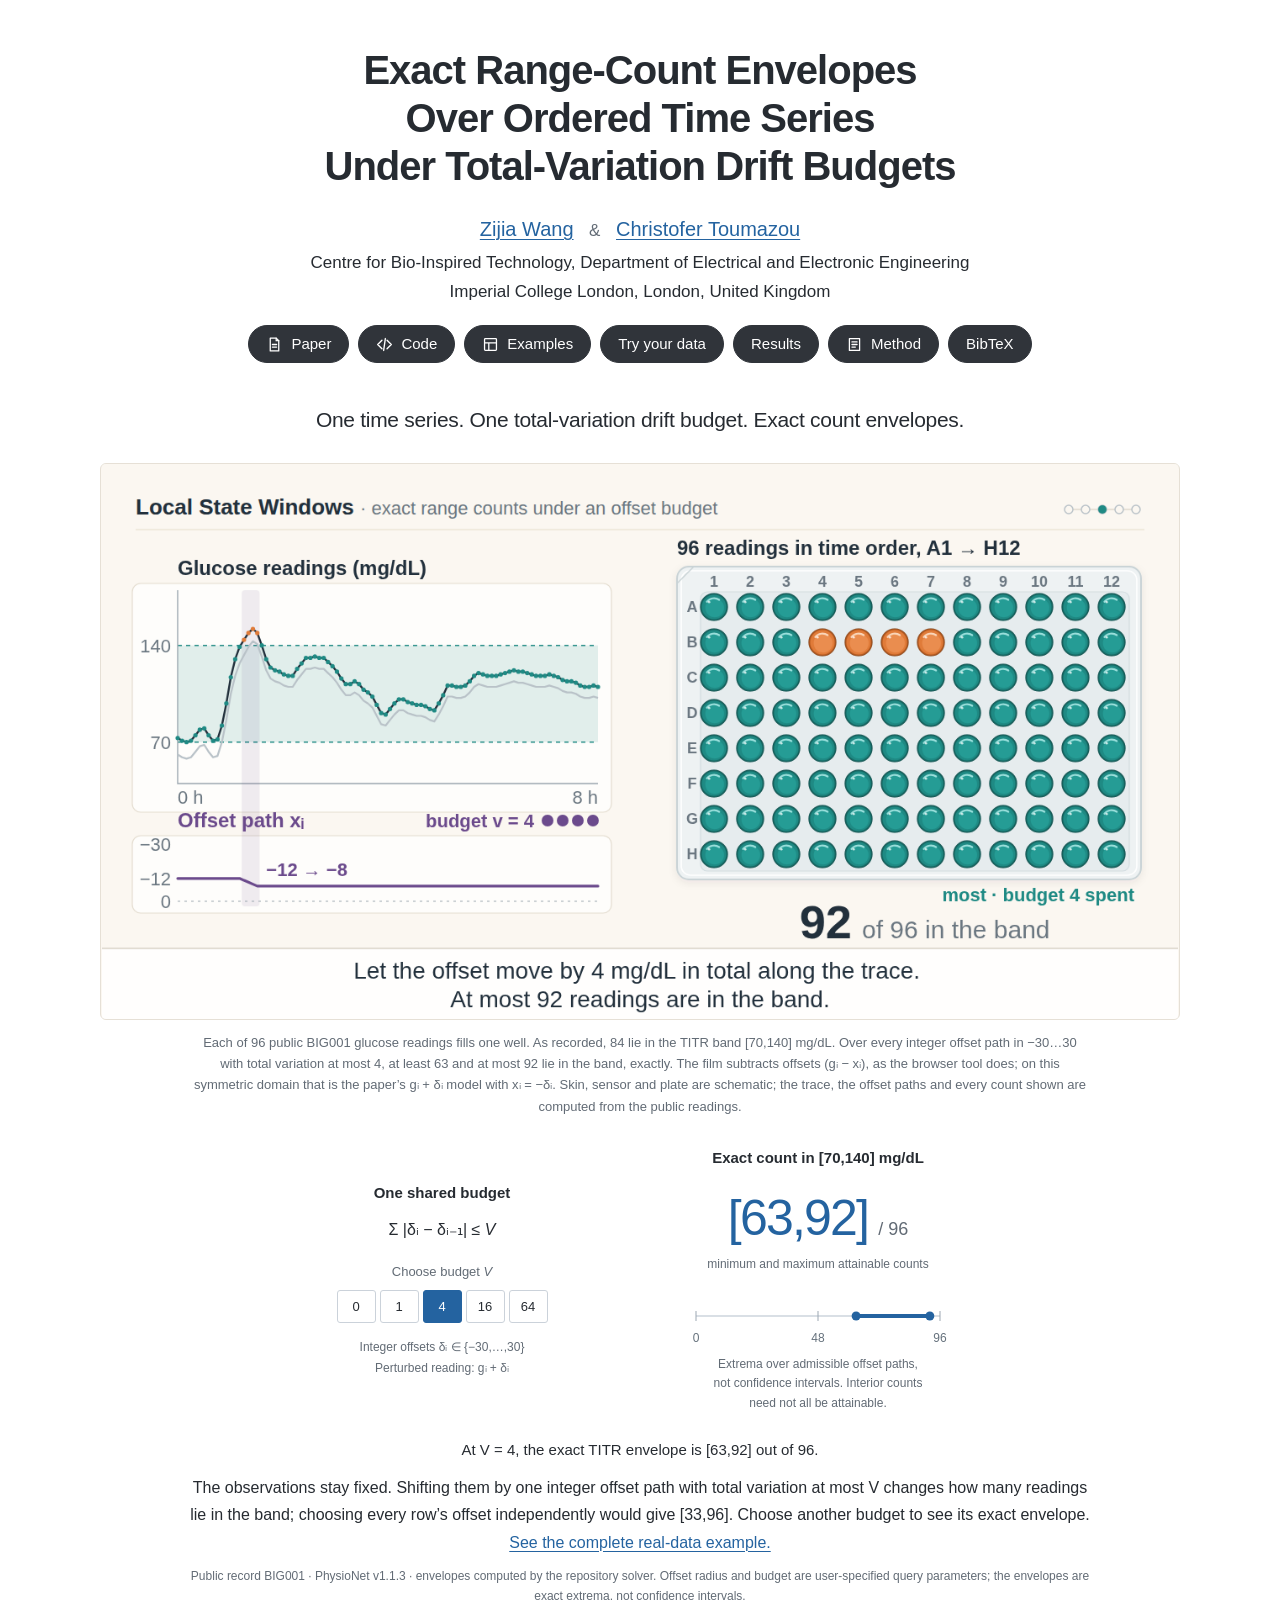
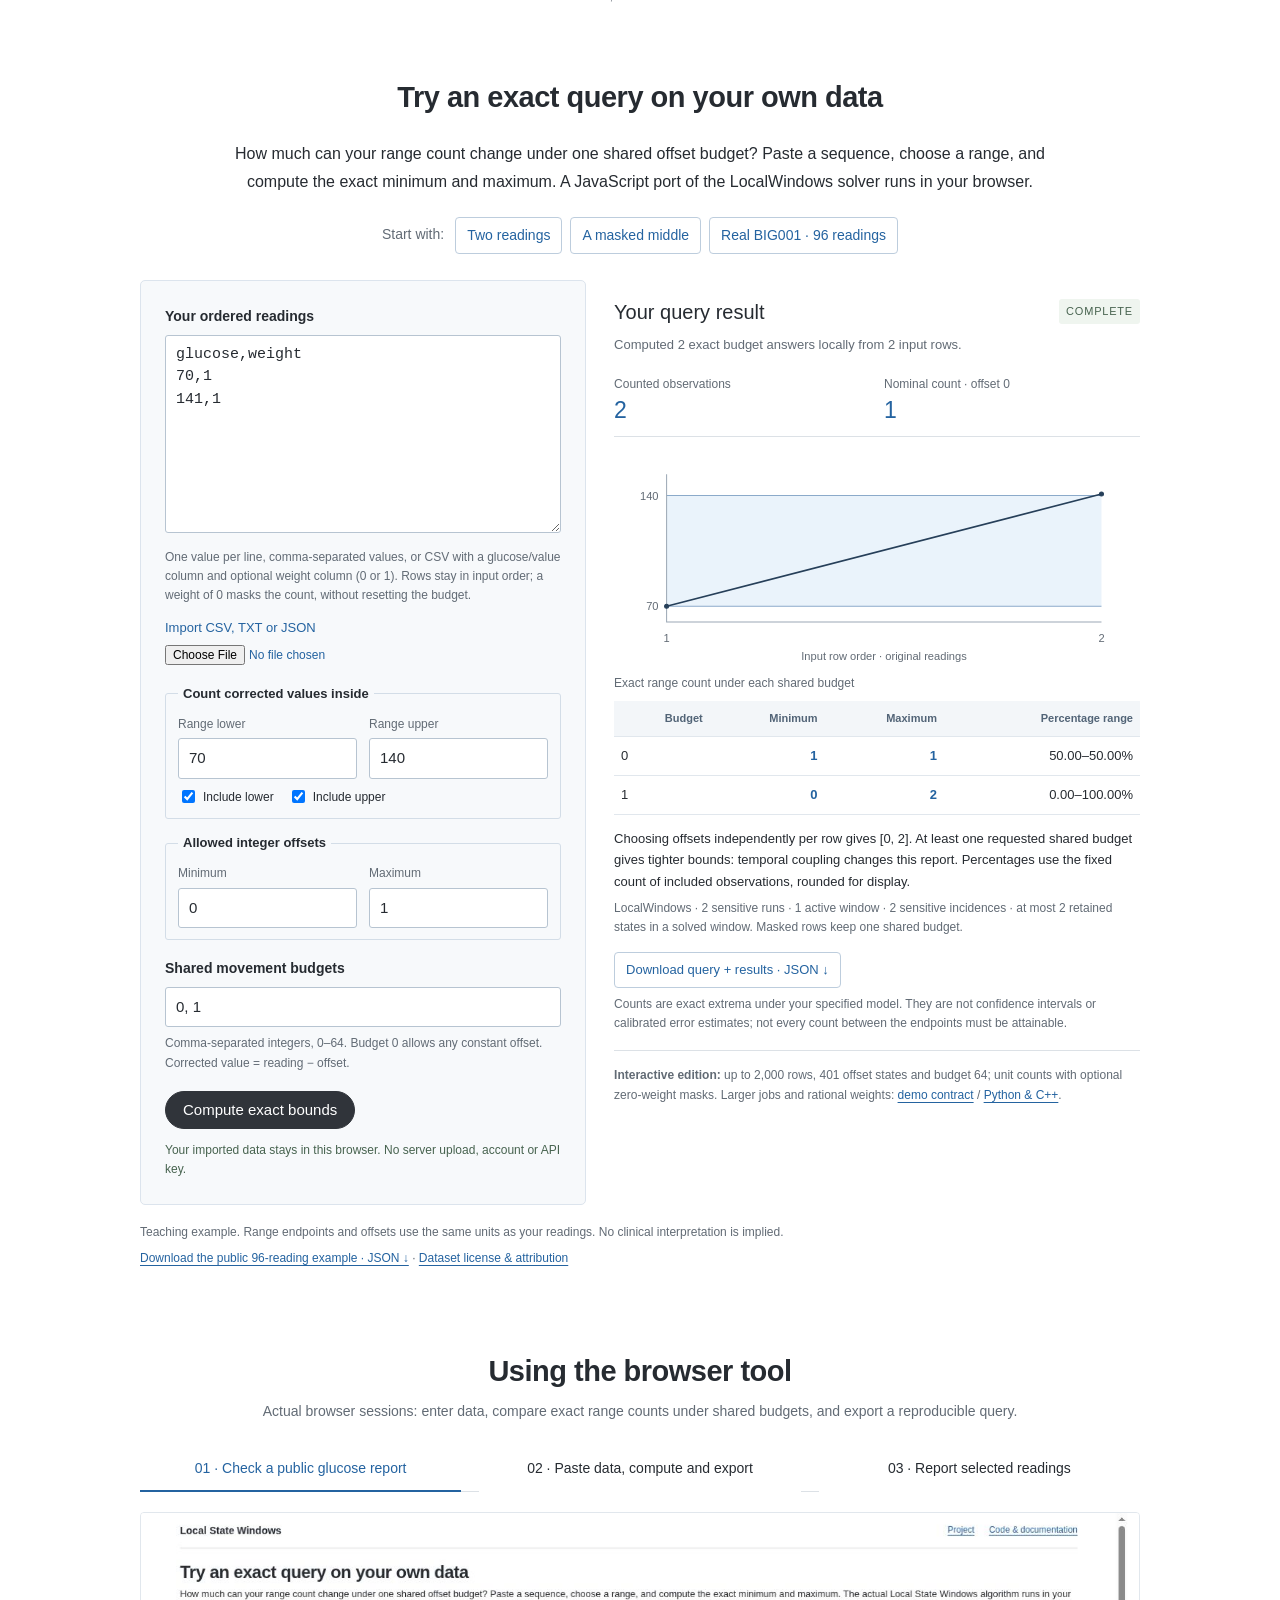
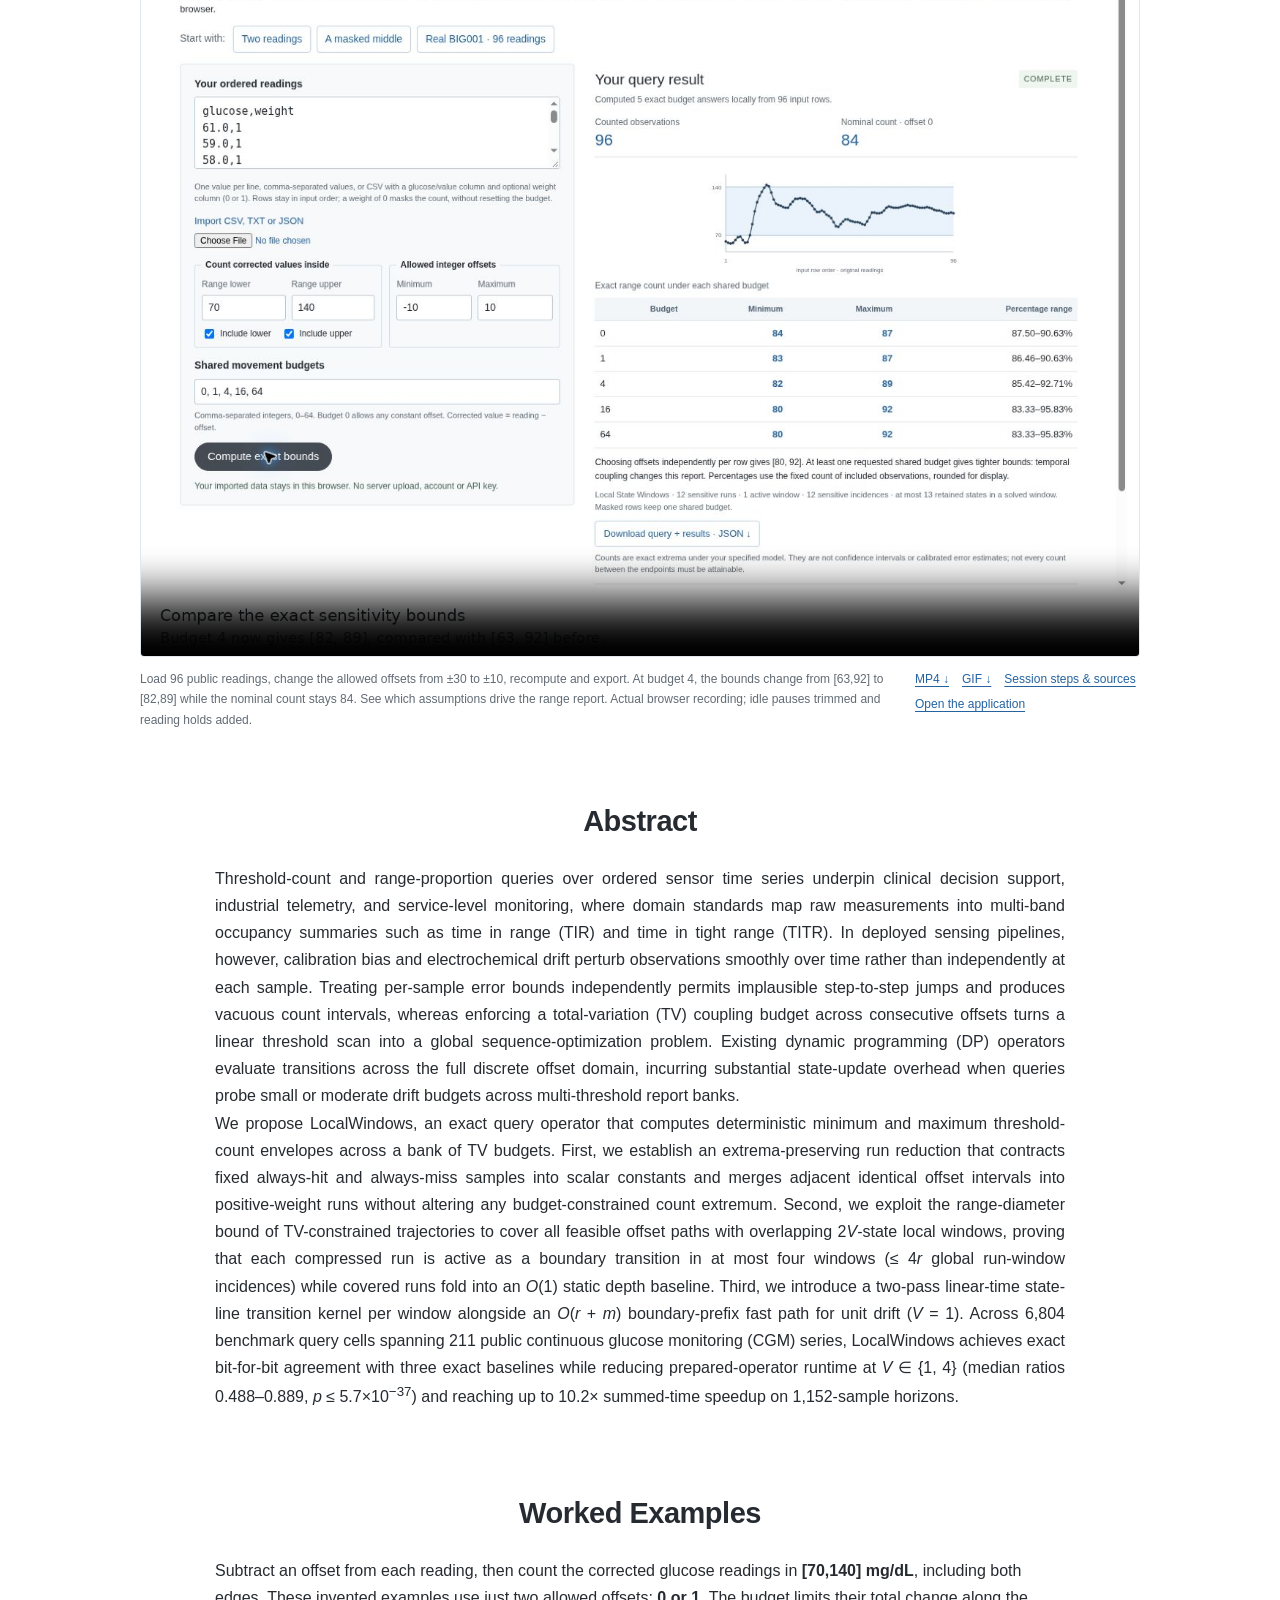
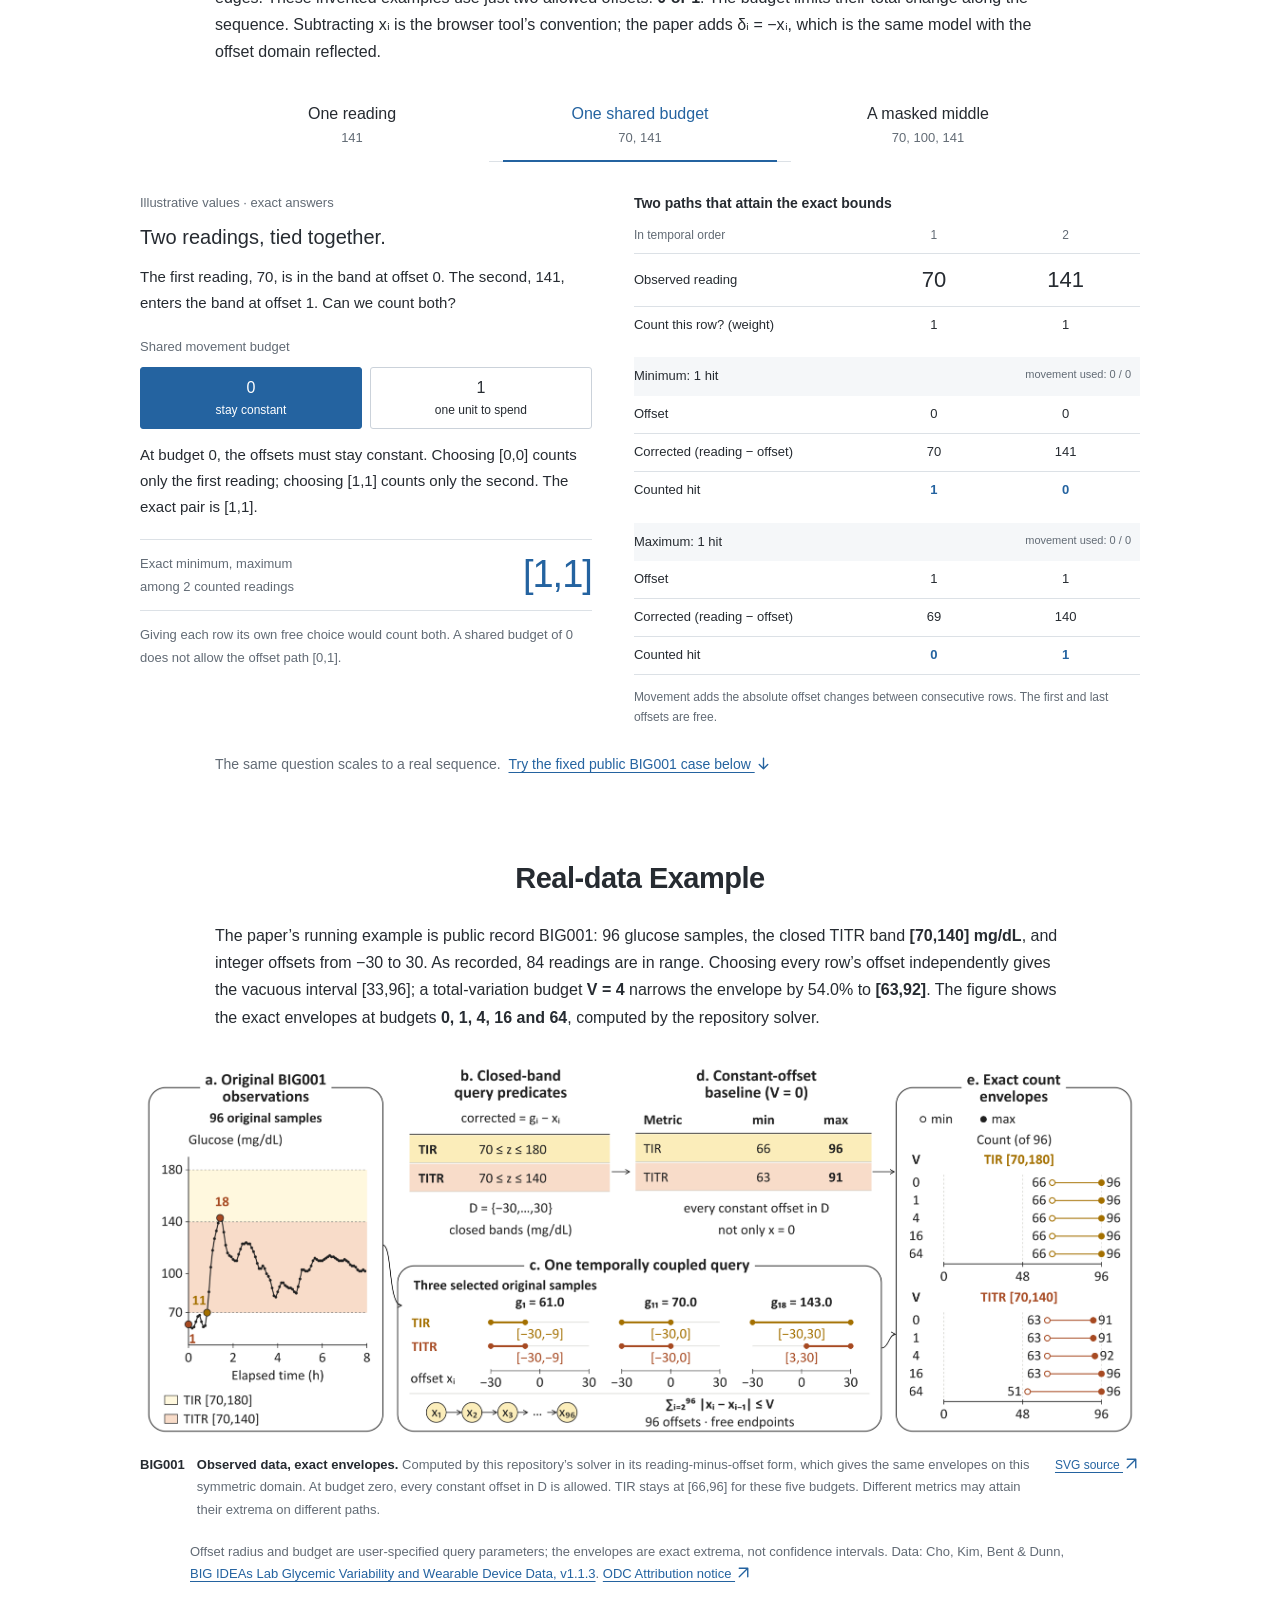
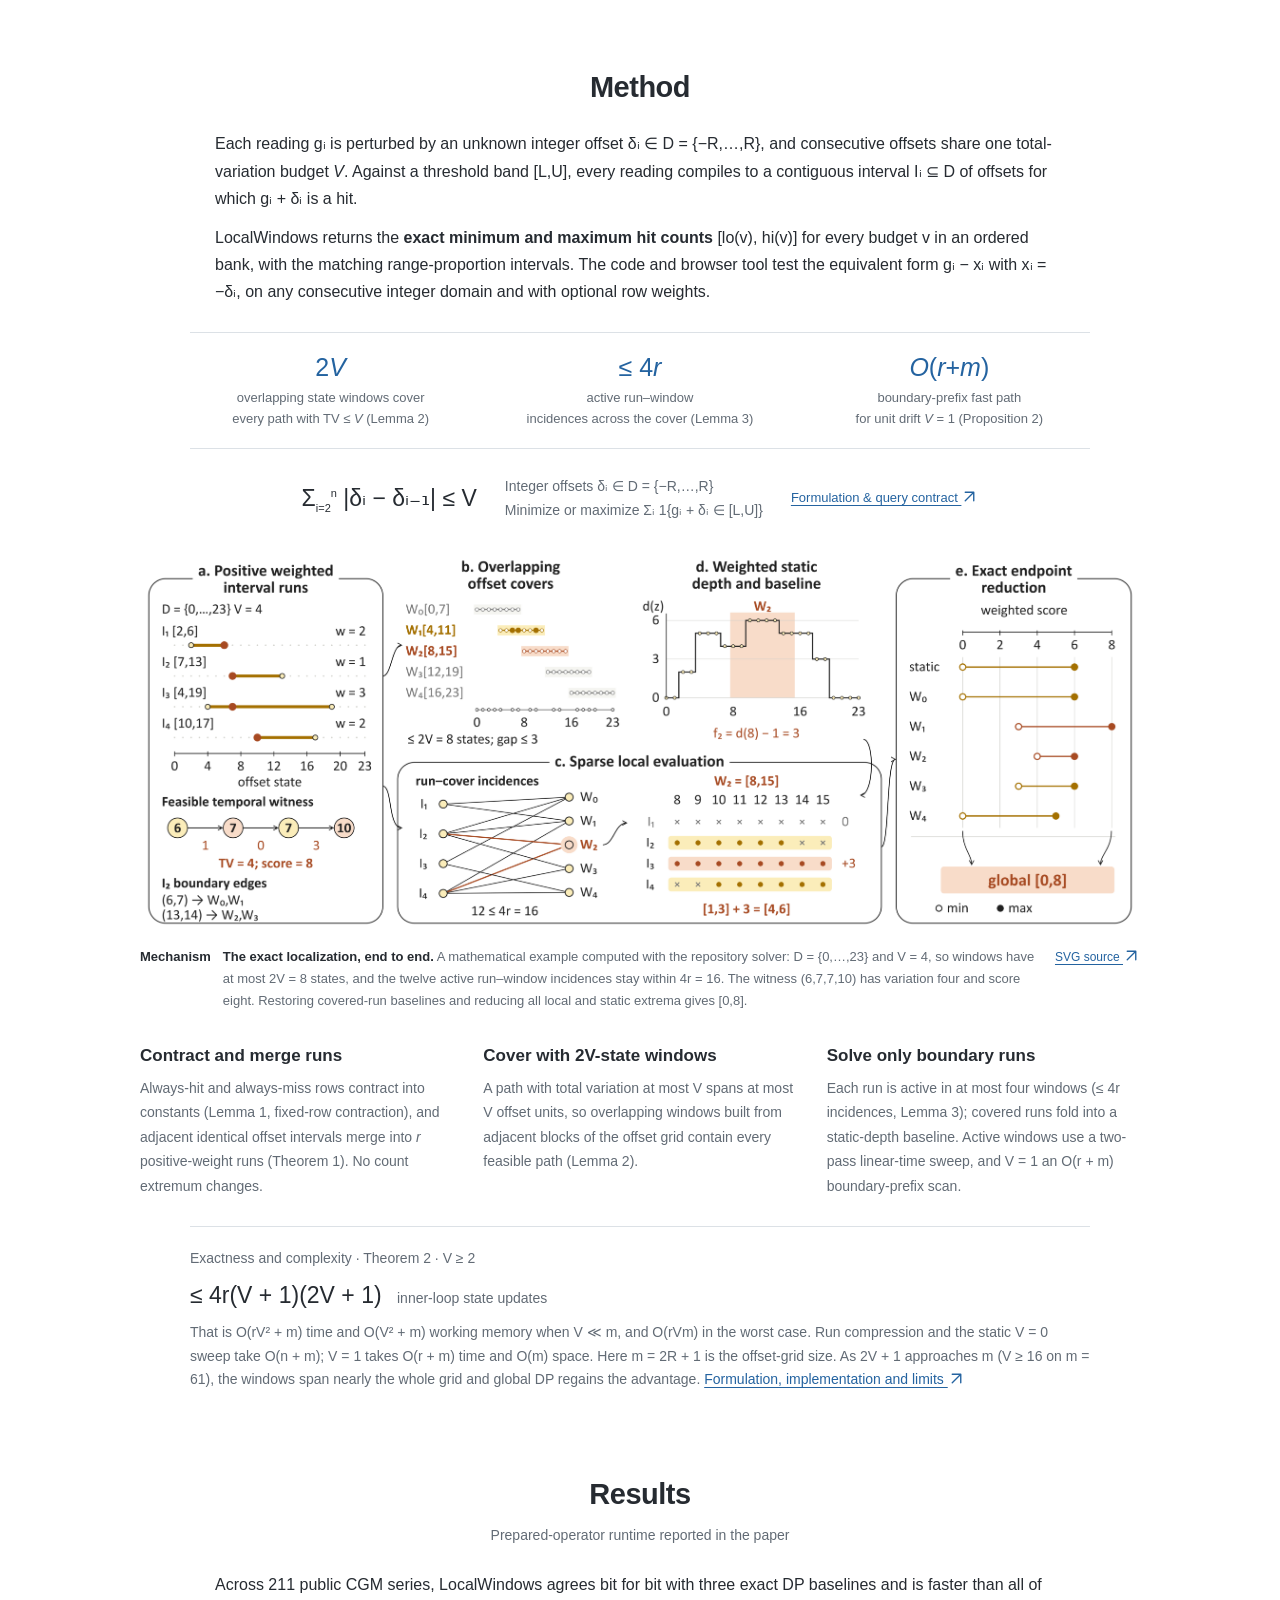
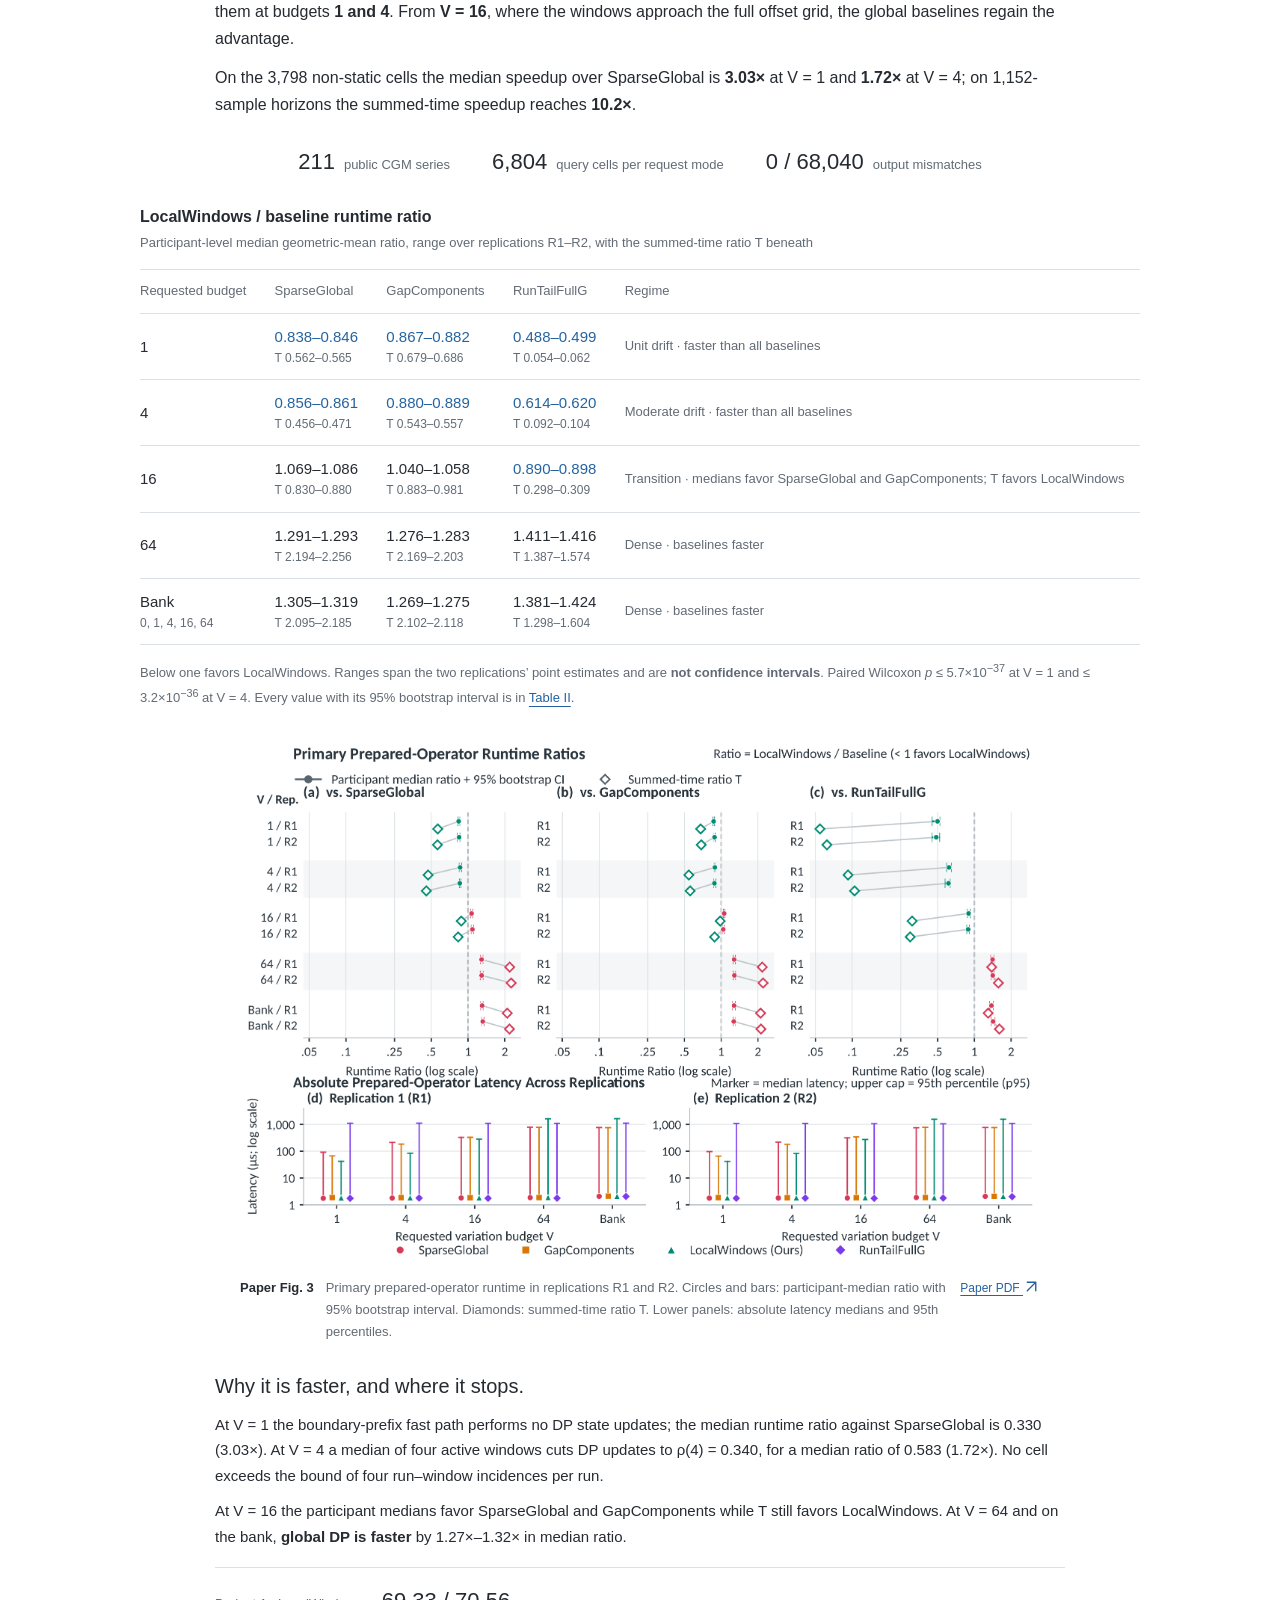
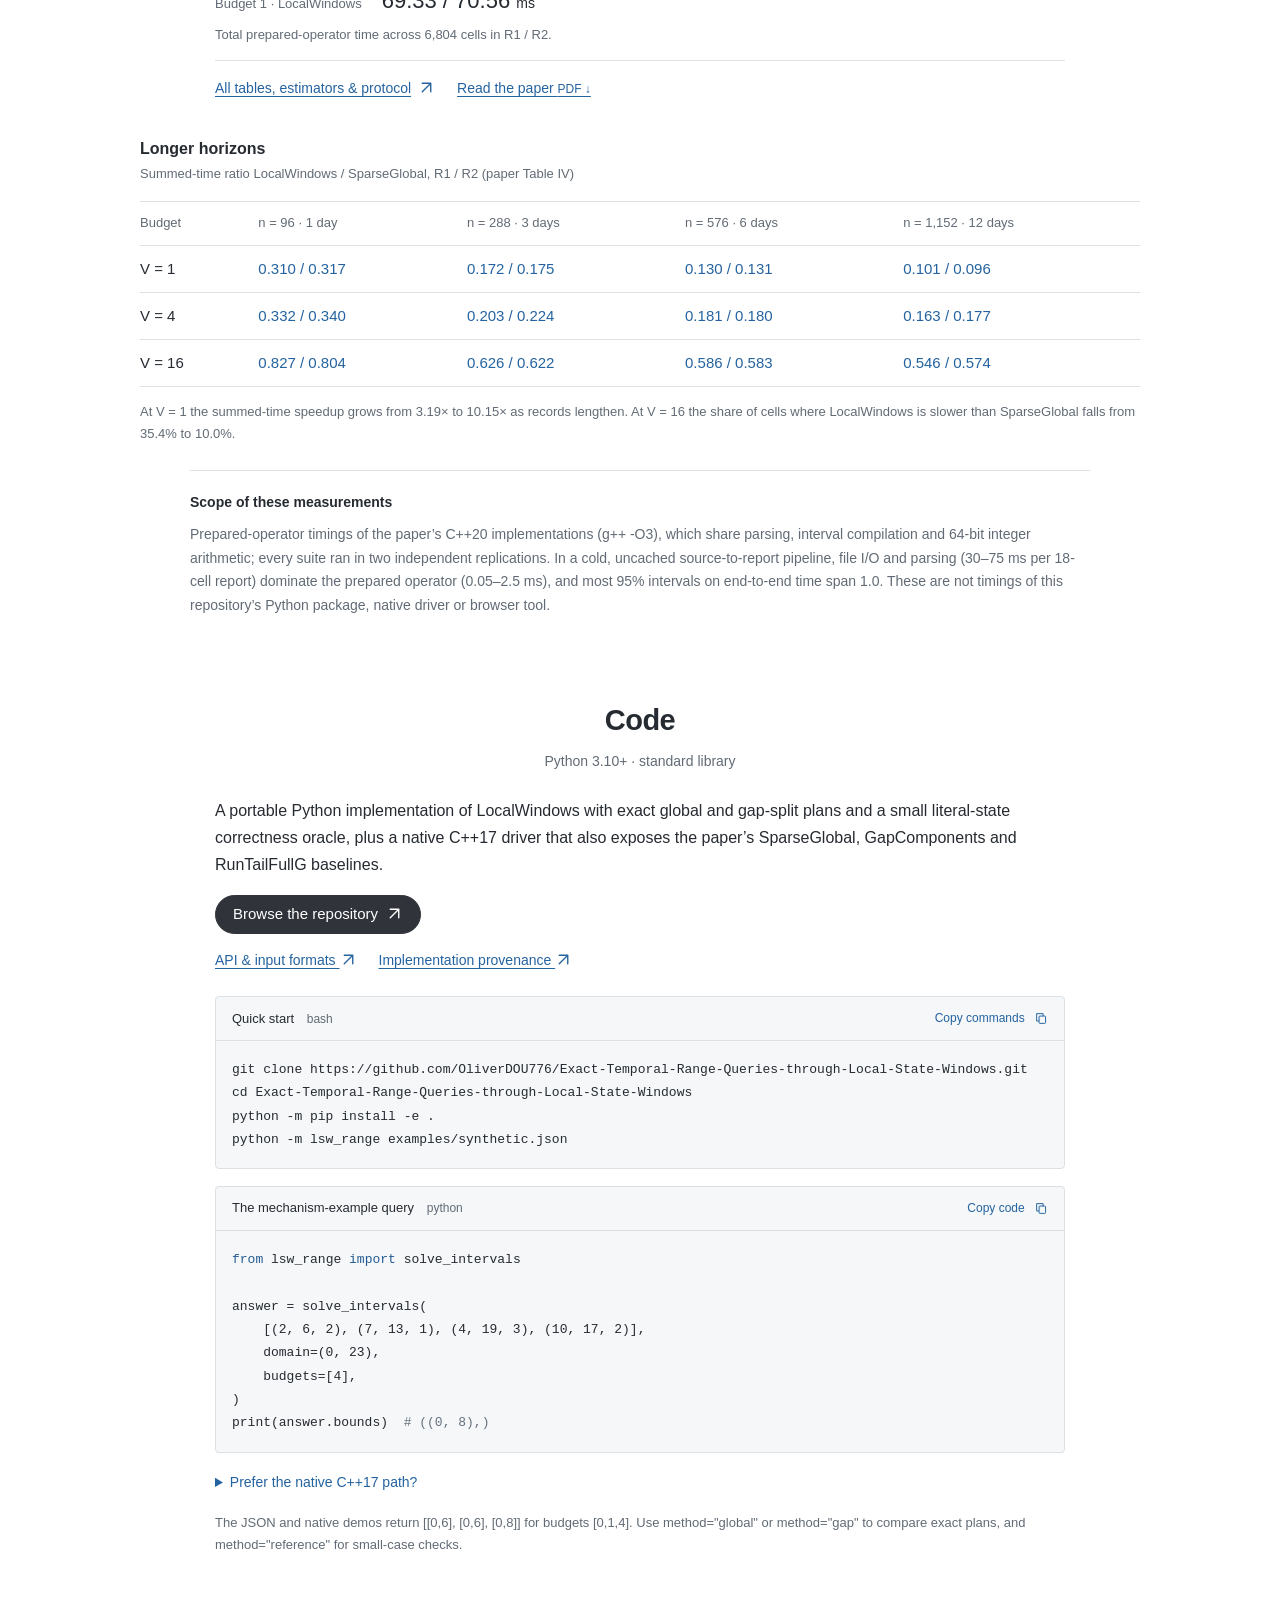
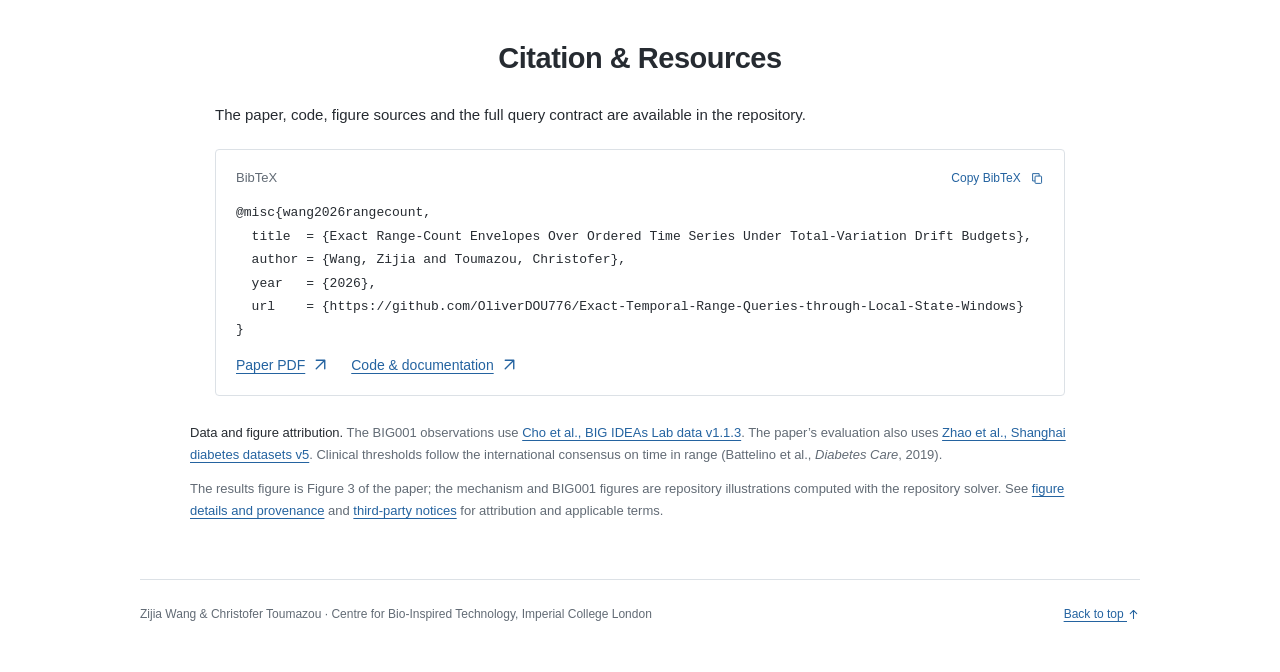
<file: docs/index.html>
<!doctype html>
<html lang="en">
<head>
  <meta charset="utf-8">
  <meta name="viewport" content="width=device-width, initial-scale=1">
  <meta name="theme-color" content="#ffffff">
  <meta name="description" content="Exact range-count envelopes over ordered time series under total-variation drift budgets: the LocalWindows operator, worked examples, an in-browser query tool, results and code. Zijia Wang and Christofer Toumazou, Imperial College London.">
  <meta name="author" content="Zijia Wang and Christofer Toumazou, Centre for Bio-Inspired Technology, Imperial College London">
  <title>LocalWindows · Exact Range-Count Envelopes Over Ordered Time Series Under Total-Variation Drift Budgets</title>
  <link rel="stylesheet" href="project/style.css?v=range-count-envelopes-1">
  <script src="project/demo-ui.js?v=range-count-envelopes-1" defer></script>
  <script src="project/site.js?v=range-count-envelopes-1" defer></script>
</head>
<body>
  <a class="skip-link" href="#main">Skip to content</a>
  <main id="main">
    <header class="paper-header shell" aria-labelledby="title">
      <h1 id="title">Exact Range-Count Envelopes<br>Over Ordered Time Series<br>Under Total-Variation Drift Budgets</h1>
      <p class="paper-authors"><a href="mailto:zijia.wang18@imperial.ac.uk">Zijia Wang</a> <span class="author-separator">&amp;</span> <a href="mailto:c.toumazou@imperial.ac.uk">Christofer Toumazou</a></p>
      <p class="paper-affiliation">Centre for Bio-Inspired Technology, Department of Electrical and Electronic Engineering<br>Imperial College London, London, United Kingdom</p>
      <nav class="paper-links" aria-label="Project resources">
        <a class="button" href="assets/paper.pdf"><svg class="icon" viewBox="0 0 20 20" fill="none" aria-hidden="true" focusable="false"><path d="M5 2.5h7l3 3v12H5z" stroke="currentColor" stroke-width="1.5" stroke-linejoin="round"/><path d="M12 2.5v3h3M7.5 10h5m-5 3h5" stroke="currentColor" stroke-width="1.5" stroke-linecap="round"/></svg>Paper</a>
        <a class="button" href="https://github.com/OliverDOU776/Exact-Temporal-Range-Queries-through-Local-State-Windows"><svg class="icon" viewBox="0 0 20 20" fill="none" aria-hidden="true" focusable="false"><path d="m7 5-5 5 5 5m6-10 5 5-5 5m-2-12-2 14" stroke="currentColor" stroke-width="1.6" stroke-linecap="round" stroke-linejoin="round"/></svg>Code</a>
        <a class="button" href="#examples"><svg class="icon" viewBox="0 0 20 20" fill="none" aria-hidden="true" focusable="false"><rect x="3" y="3" width="14" height="14" rx="1" stroke="currentColor" stroke-width="1.5"/><path d="M3 8h14M8 8v9" stroke="currentColor" stroke-width="1.5"/></svg>Examples</a>
        <a class="button" href="demo/">Try your data</a>
        <a class="button" href="#results">Results</a>
        <a class="button" href="#method"><svg class="icon" viewBox="0 0 20 20" fill="none" aria-hidden="true" focusable="false"><path d="M4 3h12v14H4zm3 4h6m-6 3h6m-6 3h4" stroke="currentColor" stroke-width="1.5" stroke-linecap="round" stroke-linejoin="round"/></svg>Method</a>
        <a class="button" href="#citation">BibTeX</a>
      </nav>
    </header>

    <section id="teaser" class="teaser shell" aria-labelledby="teaser-heading">
      <h2 id="teaser-heading">One time series. One total-variation drift budget. Exact count envelopes.</h2>
      <figure class="opening-film">
        <video id="opening-film" autoplay muted loop playsinline preload="metadata" poster="project/opening-film.png?v=opening-film-20261110" width="1280" height="660" aria-label="Opening film: a glucose sensor under the skin reports 96 readings; each reading fills one well of a 96-well plate; as an offset path with total variation at most 4 changes, the number of readings in the 70 to 140 mg/dL band ranges from exactly 63 to exactly 92." aria-describedby="opening-film-caption">
          <source src="project/opening-film.mp4?v=opening-film-20261110" type="video/mp4">
          Your browser does not support inline video. <a href="project/opening-film.mp4">Download the opening film (MP4)</a> or <a href="project/opening-film.gif">view it as a GIF</a>.
        </video>
        <figcaption id="opening-film-caption">Each of 96 public BIG001 glucose readings fills one well. As recorded, 84 lie in the TITR band [70,140] mg/dL. Over every integer offset path in −30…30 with total variation at most 4, at least 63 and at most 92 lie in the band, exactly. The film subtracts offsets (gᵢ − xᵢ), as the browser tool does; on this symmetric domain that is the paper’s gᵢ + δᵢ model with xᵢ = −δᵢ. Skin, sensor and plate are schematic; the trace, the offset paths and every count shown are computed from the public readings.</figcaption>
      </figure>
      <div class="teaser-grid teaser-grid--explore">
        <div class="teaser-constraint">
          <h3>One shared budget</h3>
          <svg class="teaser-arrow" viewBox="0 0 150 24" fill="none" aria-hidden="true" focusable="false"><path d="M3 12h140m-9-8 9 8-9 8" stroke="currentColor" stroke-width="1.6" stroke-linecap="round" stroke-linejoin="round"/></svg>
          <p class="teaser-equation">Σ |δᵢ − δᵢ₋₁| ≤ <em>V</em></p>
          <fieldset class="budget-picker"><legend>Choose budget <em>V</em></legend><div class="budget-options"><label><input type="radio" name="budget" value="0"><span>0</span></label><label><input type="radio" name="budget" value="1"><span>1</span></label><label><input type="radio" name="budget" value="4" checked><span>4</span></label><label><input type="radio" name="budget" value="16"><span>16</span></label><label><input type="radio" name="budget" value="64"><span>64</span></label></div></fieldset>
          <p class="teaser-domain">Integer offsets δᵢ ∈ {−30,…,30}<br>Perturbed reading: gᵢ + δᵢ</p>
        </div>
        <div class="teaser-output" aria-label="Fixed BIG001 exact TITR count bounds">
          <h3>Exact count in [70,140] mg/dL</h3>
          <p class="answer-pair"><span>[<span id="lower-count">63</span>,<span id="upper-count">92</span>]</span><span class="denominator">/ 96</span></p>
          <p class="answer-label">minimum and maximum attainable counts</p>
          <svg id="count-range" class="count-range" viewBox="0 0 280 75" role="img" aria-labelledby="count-range-title"><title id="count-range-title">Exact count extrema: 63 and 92 out of 96</title><path d="M18 36H262" stroke="#d9dfe5" stroke-width="2"/><path id="count-range-line" d="M178.125 36H251.833" stroke="#2463a0" stroke-width="4"/><path d="M18 31v10m122-10v10m122-10v10" stroke="#9da8b3"/><circle id="count-min-dot" cx="178.125" cy="36" r="4.5" fill="#2463a0"/><circle id="count-max-dot" cx="251.833" cy="36" r="4.5" fill="#2463a0"/><text x="18" y="62" text-anchor="middle">0</text><text x="140" y="62" text-anchor="middle">48</text><text x="262" y="62" text-anchor="middle">96</text></svg>
          <p class="teaser-output-note">Extrema over admissible offset paths,<br>not confidence intervals. Interior counts<br>need not all be attainable.</p>
        </div>
      </div>
      <p class="budget-explanation" id="budget-explanation">At V = 4, the exact TITR envelope is [63,92] out of 96.</p>
      <p class="teaser-caption">The observations stay fixed. Shifting them by one integer offset path with total variation at most V changes how many readings lie in the band; choosing every row’s offset independently would give [33,96]. Choose another budget to see its exact envelope. <a href="#example">See the complete real-data example.</a></p>
      <p class="teaser-source">Public record BIG001 · PhysioNet v1.1.3 · envelopes computed by the repository solver. Offset radius and budget are user-specified query parameters; the envelopes are exact extrema, not confidence intervals.</p>
      <p class="sr-only" id="budget-status" aria-live="polite" aria-atomic="true"></p>
      <noscript><p class="noscript-note">The default budget is 4. Budget switching needs JavaScript; all five exact envelopes appear in the BIG001 figure below.</p></noscript>
    </section>

    <section id="try-demo" class="section shell live-demo" aria-labelledby="demo-heading">
      <h2 id="demo-heading">Try an exact query on your own data</h2>
      <p class="section-intro demo-lead">How much can your range count change under one shared offset budget? Paste a sequence, choose a range, and compute the exact minimum and maximum. A JavaScript port of the LocalWindows solver runs in your browser.</p>
      <div class="demo-preset-row"><span>Start with:</span><button type="button" id="preset-toy">Two readings</button><button type="button" id="preset-mask">A masked middle</button><button type="button" id="preset-big">Real BIG001 · 96 readings</button></div>
      <div class="live-demo-layout">
        <form id="query-form" class="query-form">
          <label class="field-label" for="query-data">Your ordered readings</label>
          <textarea id="query-data" rows="8" spellcheck="false" aria-describedby="data-help">glucose,weight
70,1
141,1</textarea>
          <p id="data-help" class="field-help">One value per line, comma-separated values, or CSV with a glucose/value column and optional weight column (0 or 1). Rows stay in input order; a weight of 0 masks the count, without resetting the budget.</p>
          <label class="file-upload" for="query-file">Import CSV, TXT or JSON <input id="query-file" type="file" accept=".csv,.txt,.json,text/csv,text/plain,application/json"></label>
          <div class="query-fields">
            <fieldset><legend>Count corrected values inside</legend><div class="pair-fields"><label>Range lower<input id="band-lower" value="70" inputmode="decimal" required></label><label>Range upper<input id="band-upper" value="140" inputmode="decimal" required></label></div><div class="endpoint-fields"><label><input id="lower-closed" type="checkbox" checked> Include lower</label><label><input id="upper-closed" type="checkbox" checked> Include upper</label></div></fieldset>
            <fieldset><legend>Allowed integer offsets</legend><div class="pair-fields"><label>Minimum<input id="domain-lower" type="number" step="1" value="0" required></label><label>Maximum<input id="domain-upper" type="number" step="1" value="1" required></label></div></fieldset>
          </div>
          <label class="field-label" for="query-budgets">Shared movement budgets</label><input id="query-budgets" value="0, 1" aria-describedby="budget-help" required><p id="budget-help" class="field-help">Comma-separated integers, 0–64. Budget 0 allows any constant offset. Corrected value = reading − offset.</p>
          <div class="query-actions"><button type="submit" class="button" id="run-query">Compute exact bounds</button><button type="button" class="cancel-query" id="cancel-query" hidden>Cancel</button></div>
          <p class="local-privacy">Your imported data stays in this browser. No server upload, account or API key.</p>
        </form>
        <div class="query-answer" aria-busy="false" id="query-answer">
          <div class="answer-heading"><h3>Your query result</h3><span id="query-state">Ready</span></div>
          <p id="query-status" class="query-status" role="status" aria-live="polite">Choose a preset or paste your readings, then compute.</p>
          <div id="query-output" hidden>
            <div class="answer-metrics"><div><span>Counted observations</span><strong id="result-denominator"></strong></div><div><span>Nominal count · offset 0</span><strong id="result-nominal"></strong></div></div>
            <div class="demo-chart" id="query-trace" aria-label="Your input sequence and target band"></div>
            <div class="demo-result-table"><table><caption>Exact range count under each shared budget</caption><thead><tr><th scope="col">Budget</th><th scope="col">Minimum</th><th scope="col">Maximum</th><th scope="col">Percentage range</th></tr></thead><tbody id="query-result-rows"></tbody></table></div>
            <p id="result-interpretation" class="result-interpretation"></p>
            <p id="result-diagnostics" class="field-help"></p>
            <button type="button" id="download-result" class="download-result">Download query + results · JSON ↓</button>
            <p class="field-help">Counts are exact extrema under your specified model. They are not confidence intervals or calibrated error estimates; not every count between the endpoints must be attainable.</p>
          </div>
          <div id="query-placeholder" class="query-placeholder"><span>[ minimum, maximum ]</span><p>Check how temporal coupling changes a range report.<br>Try the two-reading example: budget 0 → [1,1]; budget 1 → [0,2].</p></div>
          <p class="demo-contract"><strong>Interactive edition:</strong> up to 2,000 rows, 401 offset states and budget 64; unit counts with optional zero-weight masks. Larger jobs and rational weights: <a href="https://github.com/OliverDOU776/Exact-Temporal-Range-Queries-through-Local-State-Windows/blob/main/docs/demo.md">demo contract</a> / <a href="#code">Python &amp; C++</a>.</p>
        </div>
      </div>
      <p class="demo-source" id="demo-source">Teaching example. Range endpoints and offsets use the same units as your readings. No clinical interpretation is implied.</p>
      <p class="field-help"><a href="demos/big001-input.json" download>Download the public 96-reading example · JSON ↓</a> · <a href="assets/BIG_IDEAs_ODC-By.txt">Dataset license &amp; attribution</a></p>
      <noscript><p>This tool needs JavaScript. The worked examples and downloadable code remain available below.</p></noscript>
    </section>

    <section id="demonstrations" class="section shell demo-movies" aria-labelledby="movies-heading">
      <h2 id="movies-heading">Using the browser tool</h2>
      <p class="section-subtitle">Actual browser sessions: enter data, compare exact range counts under shared budgets, and export a reproducible query.</p>
      <div class="movie-tabs" role="tablist" aria-label="Choose an application session">
        <button type="button" role="tab" id="movie-tab-public-session" aria-selected="true" aria-controls="movie-panel" data-movie="public-session">01 · Check a public glucose report</button>
        <button type="button" role="tab" id="movie-tab-csv-session" aria-selected="false" aria-controls="movie-panel" tabindex="-1" data-movie="csv-session">02 · Paste data, compute and export</button>
        <button type="button" role="tab" id="movie-tab-masked-session" aria-selected="false" aria-controls="movie-panel" tabindex="-1" data-movie="masked-session">03 · Report selected readings</button>
      </div>
      <div id="movie-panel" role="tabpanel" aria-labelledby="movie-tab-public-session">
        <video id="demo-video" controls playsinline preload="none" poster="demos/public-session.png" aria-describedby="movie-caption"><source src="demos/public-session.mp4" type="video/mp4"><track id="movie-captions" kind="captions" src="demos/public-session.vtt" srclang="en" label="English">Your browser does not support inline video. <a id="movie-fallback" href="demos/public-session.mp4">Download the MP4</a>.</video>
        <div class="movie-caption"><p id="movie-caption">Load 96 public readings, change the allowed offsets from ±30 to ±10, recompute and export. At budget 4, the bounds change from [63,92] to [82,89] while the nominal count stays 84. See which assumptions drive the range report. Actual browser recording; idle pauses trimmed and reading holds added.</p><div><a id="movie-mp4" href="demos/public-session.mp4" download>MP4 ↓</a><a id="movie-gif" href="demos/public-session.gif" download>GIF ↓</a><a href="https://github.com/OliverDOU776/Exact-Temporal-Range-Queries-through-Local-State-Windows/blob/main/docs/demos/README.md">Session steps &amp; sources</a><a href="demo/">Open the application</a></div></div>
      </div>
    </section>

    <section id="abstract" class="section shell abstract-section" aria-labelledby="abstract-heading">
      <h2 id="abstract-heading">Abstract</h2>
      <p>Threshold-count and range-proportion queries over ordered sensor time series underpin clinical decision support, industrial telemetry, and service-level monitoring, where domain standards map raw measurements into multi-band occupancy summaries such as time in range (TIR) and time in tight range (TITR). In deployed sensing pipelines, however, calibration bias and electrochemical drift perturb observations smoothly over time rather than independently at each sample. Treating per-sample error bounds independently permits implausible step-to-step jumps and produces vacuous count intervals, whereas enforcing a total-variation (TV) coupling budget across consecutive offsets turns a linear threshold scan into a global sequence-optimization problem. Existing dynamic programming (DP) operators evaluate transitions across the full discrete offset domain, incurring substantial state-update overhead when queries probe small or moderate drift budgets across multi-threshold report banks.</p>
      <p>We propose LocalWindows, an exact query operator that computes deterministic minimum and maximum threshold-count envelopes across a bank of TV budgets. First, we establish an extrema-preserving run reduction that contracts fixed always-hit and always-miss samples into scalar constants and merges adjacent identical offset intervals into positive-weight runs without altering any budget-constrained count extremum. Second, we exploit the range-diameter bound of TV-constrained trajectories to cover all feasible offset paths with overlapping 2<em>V</em>-state local windows, proving that each compressed run is active as a boundary transition in at most four windows (≤ 4<em>r</em> global run-window incidences) while covered runs fold into an <em>O</em>(1) static depth baseline. Third, we introduce a two-pass linear-time state-line transition kernel per window alongside an <em>O</em>(<em>r</em> + <em>m</em>) boundary-prefix fast path for unit drift (<em>V</em> = 1). Across 6,804 benchmark query cells spanning 211 public continuous glucose monitoring (CGM) series, LocalWindows achieves exact bit-for-bit agreement with three exact baselines while reducing prepared-operator runtime at <em>V</em> ∈ {1, 4} (median ratios 0.488–0.889, <em>p</em> ≤ 5.7×10<sup>−37</sup>) and reaching up to 10.2× summed-time speedup on 1,152-sample horizons.</p>
    </section>

    <section id="examples" class="section shell worked-section" aria-labelledby="examples-heading">
      <div class="worked-intro"><h2 id="examples-heading">Worked Examples</h2><p>Subtract an offset from each reading, then count the corrected glucose readings in <strong>[70,140] mg/dL</strong>, including both edges. These invented examples use just two allowed offsets: <strong>0 or 1</strong>. The budget limits their total change along the sequence. Subtracting xᵢ is the browser tool’s convention; the paper adds δᵢ = −xᵢ, which is the same model with the offset domain reflected.</p></div>
      <div class="toy-tabs" role="tablist" aria-label="Choose a worked example" hidden>
        <button type="button" role="tab" id="toy-tab-single" aria-selected="false" aria-controls="toy-panel" tabindex="-1" data-scenario="single"><span>One reading<small>141</small></span></button>
        <button type="button" role="tab" id="toy-tab-shared" aria-selected="true" aria-controls="toy-panel" tabindex="0" data-scenario="shared"><span>One shared budget<small>70, 141</small></span></button>
        <button type="button" role="tab" id="toy-tab-masked" aria-selected="false" aria-controls="toy-panel" tabindex="-1" data-scenario="masked"><span>A masked middle<small>70, 100, 141</small></span></button>
      </div>
      <div class="toy-workspace" id="toy-panel" role="tabpanel" aria-labelledby="toy-tab-shared" tabindex="0">
        <div class="toy-explanation"><p class="example-label">Illustrative values · exact answers</p><h3 id="toy-heading">Two readings, tied together.</h3><p id="toy-story">The first reading, 70, is in the band at offset 0. The second, 141, enters the band at offset 1. Can we count both?</p><fieldset class="toy-budget-picker" hidden><legend>Shared movement budget</legend><div class="toy-budget-options"><label><input type="radio" name="toy-budget" value="0" checked><span>0 <small>stay constant</small></span></label><label><input type="radio" name="toy-budget" value="1"><span>1 <small>one unit to spend</small></span></label></div></fieldset><p id="toy-lesson" class="toy-lesson">At budget 0, the offsets must stay constant. Choosing [0,0] counts only the first reading; choosing [1,1] counts only the second. The exact pair is [1,1].</p><p class="toy-answer"><span>Exact minimum, maximum</span><strong id="toy-pair">[1,1]</strong><span id="toy-denominator">among 2 counted readings</span></p><p id="toy-extra" class="toy-extra">Giving each row its own free choice would count both. A shared budget of 0 does not allow the offset path [0,1].</p></div>
        <div class="toy-proof"><div class="toy-table-wrap" role="region" aria-label="Attaining offset paths for the worked example" tabindex="0"><table class="toy-table" id="toy-table"><caption>Two paths that attain the exact bounds</caption><thead><tr><th scope="col">In temporal order</th><th scope="col">1</th><th scope="col">2</th></tr></thead><tbody><tr class="toy-observed"><th scope="row">Observed reading</th><td>70</td><td>141</td></tr><tr><th scope="row">Count this row? <span>weight</span></th><td>1</td><td>1</td></tr></tbody><tbody class="toy-path toy-minimum"><tr class="toy-path-heading"><th colspan="3" scope="rowgroup">Minimum: 1 hit <span>movement used: 0 / 0</span></th></tr><tr><th scope="row">Offset</th><td>0</td><td>0</td></tr><tr><th scope="row">Corrected <span>reading − offset</span></th><td>70</td><td>141</td></tr><tr class="toy-hits"><th scope="row">Counted hit</th><td>1</td><td>0</td></tr></tbody><tbody class="toy-path toy-maximum"><tr class="toy-path-heading"><th colspan="3" scope="rowgroup">Maximum: 1 hit <span>movement used: 0 / 0</span></th></tr><tr><th scope="row">Offset</th><td>1</td><td>1</td></tr><tr><th scope="row">Corrected <span>reading − offset</span></th><td>69</td><td>140</td></tr><tr class="toy-hits"><th scope="row">Counted hit</th><td>0</td><td>1</td></tr></tbody></table></div><p class="toy-table-note">Movement adds the absolute offset changes between consecutive rows. The first and last offsets are free.</p></div>
      </div>
      <p class="sr-only" id="toy-status" aria-live="polite" aria-atomic="true"></p>
      <noscript><div class="toy-fallback"><p><strong>One reading:</strong> for [141], budget 0 already gives [0,1]. The constant offset 0 leaves 141 outside the band; offset 1 gives 140 inside.</p><p><strong>One unit to spend:</strong> for [70,141], budget 1 gives [0,2]. Offset paths [1,0] and [0,1] attain the two bounds.</p><p><strong>A masked middle:</strong> for [70,100,141] with weights [1,0,1], the pairs remain [1,1] at budget 0 and [0,2] at budget 1. The middle row contributes no hit, but offset movement still spends the same shared budget.</p></div></noscript>
      <p class="worked-to-real">The same question scales to a real sequence. <a href="#example">Try the fixed public BIG001 case below <svg class="icon" viewBox="0 0 16 16" fill="none" aria-hidden="true" focusable="false"><path d="M8 3v10m-4-4 4 4 4-4" stroke="currentColor" stroke-width="1.3" stroke-linecap="round" stroke-linejoin="round"/></svg></a></p>
    </section>

    <section id="example" class="example-section section shell" aria-labelledby="example-heading">
      <h2 id="example-heading">Real-data Example</h2>
      <p class="section-intro">The paper’s running example is public record BIG001: 96 glucose samples, the closed TITR band <strong>[70,140] mg/dL</strong>, and integer offsets from −30 to 30. As recorded, 84 readings are in range. Choosing every row’s offset independently gives the vacuous interval [33,96]; a total-variation budget <strong>V = 4</strong> narrows the envelope by 54.0% to <strong>[63,92]</strong>. The figure shows the exact envelopes at budgets <strong>0, 1, 4, 16 and 64</strong>, computed by the repository solver.</p>
      <figure class="paper-figure example-figure">
        <a class="figure-image-link" href="assets/big001-exact-counts.png" target="_blank" rel="noopener" aria-label="Open the BIG001 figure at full resolution (new tab)"><img src="assets/big001-exact-counts.png" width="4205" height="1617" alt="BIG001 glucose observations, closed TIR and TITR bands, selected hit-offset intervals, and exact envelopes at budgets 0, 1, 4, 16 and 64 computed by the repository solver. TITR envelopes are [63,91], [63,91], [63,92], [63,96] and [51,96]." loading="lazy"></a>
        <figcaption><span class="figure-number">BIG001</span><p><strong>Observed data, exact envelopes.</strong> Computed by this repository’s solver in its reading-minus-offset form, which gives the same envelopes on this symmetric domain. At budget zero, every constant offset in D is allowed. TIR stays at [66,96] for these five budgets. Different metrics may attain their extrema on different paths.</p><a href="assets/big001-exact-counts.svg">SVG source <span aria-hidden="true"><svg class="icon" viewBox="0 0 16 16" fill="none" aria-hidden="true" focusable="false"><path d="M4 12 12 4M4 4h8v8" stroke="currentColor" stroke-width="1.3" stroke-linecap="round" stroke-linejoin="round"/></svg></span></a></figcaption>
      </figure>
      <p class="scope-note">Offset radius and budget are user-specified query parameters; the envelopes are exact extrema, not confidence intervals. Data: Cho, Kim, Bent &amp; Dunn, <a href="https://doi.org/10.13026/aw6y-fc44">BIG IDEAs Lab Glycemic Variability and Wearable Device Data, v1.1.3</a>. <a href="assets/BIG_IDEAs_ODC-By.txt">ODC Attribution notice <svg class="icon" viewBox="0 0 16 16" fill="none" aria-hidden="true" focusable="false"><path d="M4 12 12 4M4 4h8v8" stroke="currentColor" stroke-width="1.3" stroke-linecap="round" stroke-linejoin="round"/></svg></a></p>
    </section>

    <section id="method" class="section shell" aria-labelledby="method-heading">
      <h2 id="method-heading">Method</h2>
      <div class="intro-grid">
        <div class="body-copy"><p>Each reading gᵢ is perturbed by an unknown integer offset δᵢ ∈ D = {−R,…,R}, and consecutive offsets share one total-variation budget <em>V</em>. Against a threshold band [L,U], every reading compiles to a contiguous interval Iᵢ ⊆ D of offsets for which gᵢ + δᵢ is a hit.</p><p>LocalWindows returns the <strong>exact minimum and maximum hit counts</strong> [lo(v), hi(v)] for every budget v in an ordered bank, with the matching range-proportion intervals. The code and browser tool test the equivalent form gᵢ − xᵢ with xᵢ = −δᵢ, on any consecutive integer domain and with optional row weights.</p></div>
      </div>
      <div class="facts-strip" aria-label="Key properties">
        <div><span class="fact-value">2<em>V</em></span><span>overlapping state windows cover<br>every path with TV ≤ <em>V</em> (Lemma 2)</span></div>
        <div><span class="fact-value">≤ 4<em>r</em></span><span>active run–window<br>incidences across the cover (Lemma 3)</span></div>
        <div><span class="fact-value teal"><em>O</em>(<em>r</em>+<em>m</em>)</span><span>boundary-prefix fast path<br>for unit drift <em>V</em> = 1 (Proposition 2)</span></div>
      </div>
      <div class="query-contract"><span class="formula">Σ<sub>i=2</sub><sup>n</sup> |δᵢ − δᵢ₋₁| ≤ V</span><span class="contract-description">Integer offsets δᵢ ∈ D = {−R,…,R}<br>Minimize or maximize Σᵢ 1{gᵢ + δᵢ ∈ [L,U]}</span><a href="https://github.com/OliverDOU776/Exact-Temporal-Range-Queries-through-Local-State-Windows/blob/main/docs/method.md">Formulation &amp; query contract <span aria-hidden="true"><svg class="icon" viewBox="0 0 16 16" fill="none" aria-hidden="true" focusable="false"><path d="M4 12 12 4M4 4h8v8" stroke="currentColor" stroke-width="1.3" stroke-linecap="round" stroke-linejoin="round"/></svg></span></a></div>
      <figure class="paper-figure method-figure">
        <a class="figure-image-link" href="assets/local-state-windows.png" target="_blank" rel="noopener" aria-label="Open the mechanism figure at full resolution (new tab)"><img src="assets/local-state-windows.png" width="4205" height="1617" alt="Mechanism example: four weighted interval runs, five overlapping local windows, twelve active run–window incidences, covered-run baseline restoration, and reduction to the exact global envelope [0,8]." fetchpriority="high"></a>
        <figcaption><span class="figure-number">Mechanism</span><p><strong>The exact localization, end to end.</strong> A mathematical example computed with the repository solver: D = {0,…,23} and V = 4, so windows have at most 2V = 8 states, and the twelve active run–window incidences stay within 4r = 16. The witness (6,7,7,10) has variation four and score eight. Restoring covered-run baselines and reducing all local and static extrema gives [0,8].</p><a href="assets/local-state-windows.svg">SVG source <span aria-hidden="true"><svg class="icon" viewBox="0 0 16 16" fill="none" aria-hidden="true" focusable="false"><path d="M4 12 12 4M4 4h8v8" stroke="currentColor" stroke-width="1.3" stroke-linecap="round" stroke-linejoin="round"/></svg></span></a></figcaption>
      </figure>
      <div class="method-steps">
        <div><span class="step-number">01</span><h3>Contract and merge runs</h3><p>Always-hit and always-miss rows contract into constants (Lemma 1, fixed-row contraction), and adjacent identical offset intervals merge into <em>r</em> positive-weight runs (Theorem 1). No count extremum changes.</p></div>
        <div><span class="step-number">02</span><h3>Cover with 2V-state windows</h3><p>A path with total variation at most V spans at most V offset units, so overlapping windows built from adjacent blocks of the offset grid contain every feasible path (Lemma 2).</p></div>
        <div><span class="step-number">03</span><h3>Solve only boundary runs</h3><p>Each run is active in at most four windows (≤ 4r incidences, Lemma 3); covered runs fold into a static-depth baseline. Active windows use a two-pass linear-time sweep, and V = 1 an O(r + m) boundary-prefix scan.</p></div>
      </div>
      <div class="complexity-note"><p class="eyebrow">Exactness and complexity · Theorem 2 · V ≥ 2</p><p class="complexity-formula">≤ 4r(V + 1)(2V + 1) <span>inner-loop state updates</span></p><p>That is O(rV² + m) time and O(V² + m) working memory when V ≪ m, and O(rVm) in the worst case. Run compression and the static V = 0 sweep take O(n + m); V = 1 takes O(r + m) time and O(m) space. Here m = 2R + 1 is the offset-grid size. As 2V + 1 approaches m (V ≥ 16 on m = 61), the windows span nearly the whole grid and global DP regains the advantage. <a href="https://github.com/OliverDOU776/Exact-Temporal-Range-Queries-through-Local-State-Windows/blob/main/docs/method.md">Formulation, implementation and limits <svg class="icon" viewBox="0 0 16 16" fill="none" aria-hidden="true" focusable="false"><path d="M4 12 12 4M4 4h8v8" stroke="currentColor" stroke-width="1.3" stroke-linecap="round" stroke-linejoin="round"/></svg></a></p></div>
    </section>

    <section id="results" class="section shell" aria-labelledby="results-heading">
      <h2 id="results-heading">Results</h2>
      <p class="section-subtitle">Prepared-operator runtime reported in the paper</p>
      <div class="intro-grid results-intro"><div class="body-copy"><p>Across 211 public CGM series, LocalWindows agrees bit for bit with three exact DP baselines and is faster than all of them at budgets <strong>1 and 4</strong>. From <strong>V = 16</strong>, where the windows approach the full offset grid, the global baselines regain the advantage.</p><p>On the 3,798 non-static cells the median speedup over SparseGlobal is <strong>3.03×</strong> at V = 1 and <strong>1.72×</strong> at V = 4; on 1,152-sample horizons the summed-time speedup reaches <strong>10.2×</strong>.</p></div></div>
      <div class="evidence-scope"><div><strong>211</strong><span>public CGM series</span></div><div><strong>6,804</strong><span>query cells per request mode</span></div><div><strong>0 / 68,040</strong><span>output mismatches</span></div></div>
      <div class="results-table-wrap"><table class="results-table ratio-table"><caption>LocalWindows / baseline runtime ratio <span>Participant-level median geometric-mean ratio, range over replications R1–R2, with the summed-time ratio T beneath</span></caption><thead><tr><th scope="col">Requested budget</th><th scope="col">SparseGlobal</th><th scope="col">GapComponents</th><th scope="col">RunTailFullG</th><th scope="col">Regime</th></tr></thead><tbody><tr><th scope="row">1</th><td class="win">0.838–0.846<span>T 0.562–0.565</span></td><td class="win">0.867–0.882<span>T 0.679–0.686</span></td><td class="win">0.488–0.499<span>T 0.054–0.062</span></td><td>Unit drift · faster than all baselines</td></tr><tr><th scope="row">4</th><td class="win">0.856–0.861<span>T 0.456–0.471</span></td><td class="win">0.880–0.889<span>T 0.543–0.557</span></td><td class="win">0.614–0.620<span>T 0.092–0.104</span></td><td>Moderate drift · faster than all baselines</td></tr><tr><th scope="row">16</th><td>1.069–1.086<span>T 0.830–0.880</span></td><td>1.040–1.058<span>T 0.883–0.981</span></td><td class="win">0.890–0.898<span>T 0.298–0.309</span></td><td>Transition · medians favor SparseGlobal and GapComponents; T favors LocalWindows</td></tr><tr><th scope="row">64</th><td>1.291–1.293<span>T 2.194–2.256</span></td><td>1.276–1.283<span>T 2.169–2.203</span></td><td>1.411–1.416<span>T 1.387–1.574</span></td><td>Dense · baselines faster</td></tr><tr><th scope="row">Bank <span>0, 1, 4, 16, 64</span></th><td>1.305–1.319<span>T 2.095–2.185</span></td><td>1.269–1.275<span>T 2.102–2.118</span></td><td>1.381–1.424<span>T 1.298–1.604</span></td><td>Dense · baselines faster</td></tr></tbody></table></div>
      <p class="table-note">Below one favors LocalWindows. Ranges span the two replications’ point estimates and are <strong>not confidence intervals</strong>. Paired Wilcoxon <em>p</em> ≤ 5.7×10<sup>−37</sup> at V = 1 and ≤ 3.2×10<sup>−36</sup> at V = 4. Every value with its 95% bootstrap interval is in <a href="https://github.com/OliverDOU776/Exact-Temporal-Range-Queries-through-Local-State-Windows/blob/main/docs/benchmarks.md#primary-prepared-operator-runtime-table-ii">Table II</a>.</p>
      <div class="results-detail-grid">
        <figure class="paper-figure results-figure"><a class="figure-image-link" href="assets/paper-fig3.png" target="_blank" rel="noopener" aria-label="Open Figure 3 of the paper at full resolution (new tab)"><img src="assets/paper-fig3.png" width="2139" height="1402" alt="Figure 3 of the paper: participant-median LocalWindows/baseline runtime ratios with 95% bootstrap intervals and summed-time ratios against SparseGlobal, GapComponents and RunTailFullG in replications R1 and R2, favoring LocalWindows at budgets 1 and 4 and the baselines at budget 64 and on the bank; absolute prepared-operator latency medians and 95th percentiles." loading="lazy"></a><figcaption><span class="figure-number">Paper Fig. 3</span><p>Primary prepared-operator runtime in replications R1 and R2. Circles and bars: participant-median ratio with 95% bootstrap interval. Diamonds: summed-time ratio T. Lower panels: absolute latency medians and 95th percentiles.</p><a href="assets/paper.pdf">Paper PDF <svg class="icon" viewBox="0 0 16 16" fill="none" aria-hidden="true" focusable="false"><path d="M4 12 12 4M4 4h8v8" stroke="currentColor" stroke-width="1.3" stroke-linecap="round" stroke-linejoin="round"/></svg></a></figcaption></figure>
        <aside class="results-reading"><h3>Why it is faster, and where it stops.</h3><p>At V = 1 the boundary-prefix fast path performs no DP state updates; the median runtime ratio against SparseGlobal is 0.330 (3.03×). At V = 4 a median of four active windows cuts DP updates to ρ(4) = 0.340, for a median ratio of 0.583 (1.72×). No cell exceeds the bound of four run–window incidences per run.</p><p>At V = 16 the participant medians favor SparseGlobal and GapComponents while T still favors LocalWindows. At V = 64 and on the bank, <strong>global DP is faster</strong> by 1.27×–1.32× in median ratio.</p><div class="absolute-cost"><span>Budget 1 · LocalWindows</span><strong>69.33 / 70.56 <small>ms</small></strong><p>Total prepared-operator time across 6,804 cells in R1 / R2.</p></div><a class="text-link" href="https://github.com/OliverDOU776/Exact-Temporal-Range-Queries-through-Local-State-Windows/blob/main/docs/benchmarks.md">All tables, estimators &amp; protocol <span aria-hidden="true"><svg class="icon" viewBox="0 0 16 16" fill="none" aria-hidden="true" focusable="false"><path d="M4 12 12 4M4 4h8v8" stroke="currentColor" stroke-width="1.3" stroke-linecap="round" stroke-linejoin="round"/></svg></span></a><a class="data-download" href="assets/paper.pdf">Read the paper <span>PDF ↓</span></a></aside>
      </div>
      <div class="results-table-wrap horizon-table"><table class="results-table"><caption>Longer horizons <span>Summed-time ratio LocalWindows / SparseGlobal, R1 / R2 (paper Table IV)</span></caption><thead><tr><th scope="col">Budget</th><th scope="col">n = 96 · 1 day</th><th scope="col">n = 288 · 3 days</th><th scope="col">n = 576 · 6 days</th><th scope="col">n = 1,152 · 12 days</th></tr></thead><tbody><tr><th scope="row">V = 1</th><td class="win">0.310 / 0.317</td><td class="win">0.172 / 0.175</td><td class="win">0.130 / 0.131</td><td class="win">0.101 / 0.096</td></tr><tr><th scope="row">V = 4</th><td class="win">0.332 / 0.340</td><td class="win">0.203 / 0.224</td><td class="win">0.181 / 0.180</td><td class="win">0.163 / 0.177</td></tr><tr><th scope="row">V = 16</th><td class="win">0.827 / 0.804</td><td class="win">0.626 / 0.622</td><td class="win">0.586 / 0.583</td><td class="win">0.546 / 0.574</td></tr></tbody></table></div>
      <p class="table-note">At V = 1 the summed-time speedup grows from 3.19× to 10.15× as records lengthen. At V = 16 the share of cells where LocalWindows is slower than SparseGlobal falls from 35.4% to 10.0%.</p>
      <div class="measurement-note"><strong>Scope of these measurements</strong><p>Prepared-operator timings of the paper’s C++20 implementations (g++ -O3), which share parsing, interval compilation and 64-bit integer arithmetic; every suite ran in two independent replications. In a cold, uncached source-to-report pipeline, file I/O and parsing (30–75 ms per 18-cell report) dominate the prepared operator (0.05–2.5 ms), and most 95% intervals on end-to-end time span 1.0. These are not timings of this repository’s Python package, native driver or browser tool.</p></div>
    </section>

    <section id="code" class="code-section section shell" aria-labelledby="code-heading">
      <h2 id="code-heading">Code</h2>
      <p class="section-subtitle">Python 3.10+ · standard library</p>
      <div class="code-layout"><div class="code-intro"><p>A portable Python implementation of LocalWindows with exact global and gap-split plans and a small literal-state correctness oracle, plus a native C++17 driver that also exposes the paper’s SparseGlobal, GapComponents and RunTailFullG baselines.</p><a class="button button-light" href="https://github.com/OliverDOU776/Exact-Temporal-Range-Queries-through-Local-State-Windows">Browse the repository <span aria-hidden="true"><svg class="icon" viewBox="0 0 16 16" fill="none" aria-hidden="true" focusable="false"><path d="M4 12 12 4M4 4h8v8" stroke="currentColor" stroke-width="1.3" stroke-linecap="round" stroke-linejoin="round"/></svg></span></a><div class="code-links"><a href="https://github.com/OliverDOU776/Exact-Temporal-Range-Queries-through-Local-State-Windows/blob/main/docs/api.md">API &amp; input formats <svg class="icon" viewBox="0 0 16 16" fill="none" aria-hidden="true" focusable="false"><path d="M4 12 12 4M4 4h8v8" stroke="currentColor" stroke-width="1.3" stroke-linecap="round" stroke-linejoin="round"/></svg></a><a href="https://github.com/OliverDOU776/Exact-Temporal-Range-Queries-through-Local-State-Windows/blob/main/docs/provenance.md">Implementation provenance <svg class="icon" viewBox="0 0 16 16" fill="none" aria-hidden="true" focusable="false"><path d="M4 12 12 4M4 4h8v8" stroke="currentColor" stroke-width="1.3" stroke-linecap="round" stroke-linejoin="round"/></svg></a></div></div>
        <div class="code-content"><div class="code-box"><div class="code-toolbar"><span>Quick start <span class="code-language">bash</span></span><button class="copy-button" type="button" data-copy="quickstart">Copy commands <span aria-hidden="true"><svg class="icon" viewBox="0 0 16 16" fill="none" aria-hidden="true" focusable="false"><rect x="5" y="5" width="8" height="9" rx="1" stroke="currentColor" stroke-width="1.2"/><path d="M10 5V2H2v9h3" stroke="currentColor" stroke-width="1.2" stroke-linejoin="round"/></svg></span></button></div><pre><code id="quickstart">git clone https://github.com/OliverDOU776/Exact-Temporal-Range-Queries-through-Local-State-Windows.git
cd Exact-Temporal-Range-Queries-through-Local-State-Windows
python -m pip install -e .
python -m lsw_range examples/synthetic.json</code></pre></div>
        <div class="code-box python-box"><div class="code-toolbar"><span>The mechanism-example query <span class="code-language">python</span></span><button class="copy-button" type="button" data-copy="python-example">Copy code <span aria-hidden="true"><svg class="icon" viewBox="0 0 16 16" fill="none" aria-hidden="true" focusable="false"><rect x="5" y="5" width="8" height="9" rx="1" stroke="currentColor" stroke-width="1.2"/><path d="M10 5V2H2v9h3" stroke="currentColor" stroke-width="1.2" stroke-linejoin="round"/></svg></span></button></div><pre><code id="python-example"><span class="syntax-keyword">from</span> lsw_range <span class="syntax-keyword">import</span> solve_intervals

answer = solve_intervals(
    [(2, 6, 2), (7, 13, 1), (4, 19, 3), (10, 17, 2)],
    domain=(0, 23),
    budgets=[4],
)
print(answer.bounds)  <span class="syntax-comment"># ((0, 8),)</span></code></pre></div>
        <details class="native-details"><summary>Prefer the native C++17 path? <span aria-hidden="true">+</span></summary><p>The native driver accepts unit-count rows. The synthetic input expands the mechanism example’s integer weights into repeated rows.</p><pre><code>mkdir -p build
c++ -std=c++17 -O3 native/lsw_range.cpp -o build/lsw-native
build/lsw-native &lt; examples/synthetic_native.txt</code></pre></details>
        <p class="code-footnote">The JSON and native demos return [[0,6], [0,6], [0,8]] for budgets [0,1,4]. Use method="global" or method="gap" to compare exact plans, and method="reference" for small-case checks.</p><p class="sr-only" id="copy-status" aria-live="polite"></p></div>
      </div>
    </section>

    <section id="citation" class="section shell citation-section" aria-labelledby="citation-heading"><h2 id="citation-heading">Citation &amp; Resources</h2><div class="citation-grid"><div><p>The paper, code, figure sources and the full query contract are available in the repository.</p></div><div class="citation-text"><div class="citation-heading-row"><span>BibTeX</span><button class="copy-button" type="button" data-copy="citation-text">Copy BibTeX <span aria-hidden="true"><svg class="icon" viewBox="0 0 16 16" fill="none" aria-hidden="true" focusable="false"><rect x="5" y="5" width="8" height="9" rx="1" stroke="currentColor" stroke-width="1.2"/><path d="M10 5V2H2v9h3" stroke="currentColor" stroke-width="1.2" stroke-linejoin="round"/></svg></span></button></div><pre><code id="citation-text">@misc{wang2026rangecount,
  title  = {Exact Range-Count Envelopes Over Ordered Time Series Under Total-Variation Drift Budgets},
  author = {Wang, Zijia and Toumazou, Christofer},
  year   = {2026},
  url    = {https://github.com/OliverDOU776/Exact-Temporal-Range-Queries-through-Local-State-Windows}
}</code></pre><div class="citation-links"><a class="text-link" href="assets/paper.pdf">Paper PDF <span aria-hidden="true"><svg class="icon" viewBox="0 0 16 16" fill="none" aria-hidden="true" focusable="false"><path d="M4 12 12 4M4 4h8v8" stroke="currentColor" stroke-width="1.3" stroke-linecap="round" stroke-linejoin="round"/></svg></span></a><a class="text-link" href="https://github.com/OliverDOU776/Exact-Temporal-Range-Queries-through-Local-State-Windows">Code &amp; documentation <span aria-hidden="true"><svg class="icon" viewBox="0 0 16 16" fill="none" aria-hidden="true" focusable="false"><path d="M4 12 12 4M4 4h8v8" stroke="currentColor" stroke-width="1.3" stroke-linecap="round" stroke-linejoin="round"/></svg></span></a></div></div></div><div class="attribution"><p><strong>Data and figure attribution.</strong> The BIG001 observations use <a href="https://doi.org/10.13026/aw6y-fc44">Cho et al., BIG IDEAs Lab data v1.1.3</a>. The paper’s evaluation also uses <a href="https://doi.org/10.6084/m9.figshare.21600933.v5">Zhao et al., Shanghai diabetes datasets v5</a>. Clinical thresholds follow the international consensus on time in range (Battelino et al., <em>Diabetes Care</em>, 2019).</p><p>The results figure is Figure 3 of the paper; the mechanism and BIG001 figures are repository illustrations computed with the repository solver. See <a href="https://github.com/OliverDOU776/Exact-Temporal-Range-Queries-through-Local-State-Windows/blob/main/docs/figures.md">figure details and provenance</a> and <a href="https://github.com/OliverDOU776/Exact-Temporal-Range-Queries-through-Local-State-Windows/blob/main/NOTICE">third-party notices</a> for attribution and applicable terms.</p></div></section>
  </main>
  <footer class="site-footer shell"><p>Zijia Wang &amp; Christofer Toumazou · Centre for Bio-Inspired Technology, Imperial College London</p><a href="#main">Back to top <svg class="icon" viewBox="0 0 16 16" fill="none" aria-hidden="true" focusable="false"><path d="M8 13V3m-4 4 4-4 4 4" stroke="currentColor" stroke-width="1.3" stroke-linecap="round" stroke-linejoin="round"/></svg></a></footer>
</body>
</html>
</file>
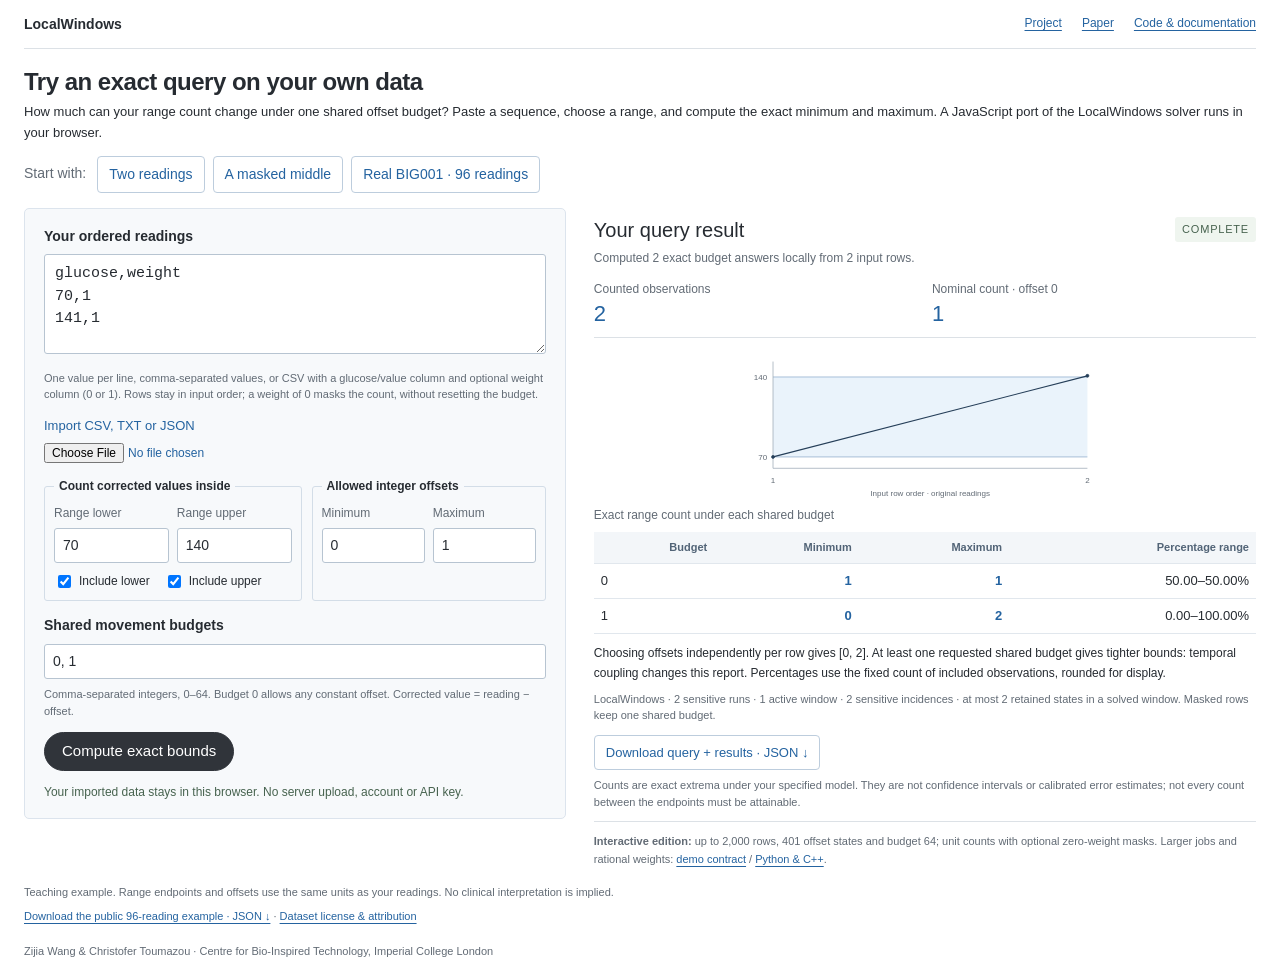
<file: docs/demo/index.html>
<!doctype html>
<html lang="en">
<head>
<meta charset="utf-8"><meta name="viewport" content="width=device-width,initial-scale=1">
<base href="../">
<title>LocalWindows · Run a range-count query</title>
<meta name="description" content="Run exact range-count envelope queries under a total-variation offset budget on your own ordered data. Import CSV, choose offset constraints, and export exact answers.">
<meta name="author" content="Zijia Wang and Christofer Toumazou">
<link rel="stylesheet" href="project/style.css?v=range-count-envelopes-1">
<script src="project/demo-ui.js?v=range-count-envelopes-1" defer></script>
</head><body class="app-page">
<header class="app-topbar"><strong>LocalWindows</strong><nav aria-label="Application resources"><a href="./">Project</a><a href="assets/paper.pdf">Paper</a><a href="https://github.com/OliverDOU776/Exact-Temporal-Range-Queries-through-Local-State-Windows">Code &amp; documentation</a></nav></header>
<main>
    <section id="try-demo" class="section shell live-demo" aria-labelledby="demo-heading">
      <h2 id="demo-heading">Try an exact query on your own data</h2>
      <p class="section-intro demo-lead">How much can your range count change under one shared offset budget? Paste a sequence, choose a range, and compute the exact minimum and maximum. A JavaScript port of the LocalWindows solver runs in your browser.</p>
      <div class="demo-preset-row"><span>Start with:</span><button type="button" id="preset-toy">Two readings</button><button type="button" id="preset-mask">A masked middle</button><button type="button" id="preset-big">Real BIG001 · 96 readings</button></div>
      <div class="live-demo-layout">
        <form id="query-form" class="query-form">
          <label class="field-label" for="query-data">Your ordered readings</label>
          <textarea id="query-data" rows="8" spellcheck="false" aria-describedby="data-help">glucose,weight
70,1
141,1</textarea>
          <p id="data-help" class="field-help">One value per line, comma-separated values, or CSV with a glucose/value column and optional weight column (0 or 1). Rows stay in input order; a weight of 0 masks the count, without resetting the budget.</p>
          <label class="file-upload" for="query-file">Import CSV, TXT or JSON <input id="query-file" type="file" accept=".csv,.txt,.json,text/csv,text/plain,application/json"></label>
          <div class="query-fields">
            <fieldset><legend>Count corrected values inside</legend><div class="pair-fields"><label>Range lower<input id="band-lower" value="70" inputmode="decimal" required></label><label>Range upper<input id="band-upper" value="140" inputmode="decimal" required></label></div><div class="endpoint-fields"><label><input id="lower-closed" type="checkbox" checked> Include lower</label><label><input id="upper-closed" type="checkbox" checked> Include upper</label></div></fieldset>
            <fieldset><legend>Allowed integer offsets</legend><div class="pair-fields"><label>Minimum<input id="domain-lower" type="number" step="1" value="0" required></label><label>Maximum<input id="domain-upper" type="number" step="1" value="1" required></label></div></fieldset>
          </div>
          <label class="field-label" for="query-budgets">Shared movement budgets</label><input id="query-budgets" value="0, 1" aria-describedby="budget-help" required><p id="budget-help" class="field-help">Comma-separated integers, 0–64. Budget 0 allows any constant offset. Corrected value = reading − offset.</p>
          <div class="query-actions"><button type="submit" class="button" id="run-query">Compute exact bounds</button><button type="button" class="cancel-query" id="cancel-query" hidden>Cancel</button></div>
          <p class="local-privacy">Your imported data stays in this browser. No server upload, account or API key.</p>
        </form>
        <div class="query-answer" aria-busy="false" id="query-answer">
          <div class="answer-heading"><h3>Your query result</h3><span id="query-state">Ready</span></div>
          <p id="query-status" class="query-status" role="status" aria-live="polite">Choose a preset or paste your readings, then compute.</p>
          <div id="query-output" hidden>
            <div class="answer-metrics"><div><span>Counted observations</span><strong id="result-denominator"></strong></div><div><span>Nominal count · offset 0</span><strong id="result-nominal"></strong></div></div>
            <div class="demo-chart" id="query-trace" aria-label="Your input sequence and target band"></div>
            <div class="demo-result-table"><table><caption>Exact range count under each shared budget</caption><thead><tr><th scope="col">Budget</th><th scope="col">Minimum</th><th scope="col">Maximum</th><th scope="col">Percentage range</th></tr></thead><tbody id="query-result-rows"></tbody></table></div>
            <p id="result-interpretation" class="result-interpretation"></p>
            <p id="result-diagnostics" class="field-help"></p>
            <button type="button" id="download-result" class="download-result">Download query + results · JSON ↓</button>
            <p class="field-help">Counts are exact extrema under your specified model. They are not confidence intervals or calibrated error estimates; not every count between the endpoints must be attainable.</p>
          </div>
          <div id="query-placeholder" class="query-placeholder"><span>[ minimum, maximum ]</span><p>Check how temporal coupling changes a range report.<br>Try the two-reading example: budget 0 → [1,1]; budget 1 → [0,2].</p></div>
          <p class="demo-contract"><strong>Interactive edition:</strong> up to 2,000 rows, 401 offset states and budget 64; unit counts with optional zero-weight masks. Larger jobs and rational weights: <a href="https://github.com/OliverDOU776/Exact-Temporal-Range-Queries-through-Local-State-Windows/blob/main/docs/demo.md">demo contract</a> / <a href="#code">Python &amp; C++</a>.</p>
        </div>
      </div>
      <p class="demo-source" id="demo-source">Teaching example. Range endpoints and offsets use the same units as your readings. No clinical interpretation is implied.</p>
      <p class="field-help"><a href="demos/big001-input.json" download>Download the public 96-reading example · JSON ↓</a> · <a href="assets/BIG_IDEAs_ODC-By.txt">Dataset license &amp; attribution</a></p>
      <noscript><p>This tool needs JavaScript. The worked examples and downloadable code remain available below.</p></noscript>
    </section>

</main><footer class="app-footer">Zijia Wang &amp; Christofer Toumazou · Centre for Bio-Inspired Technology, Imperial College London</footer></body></html>
</file>
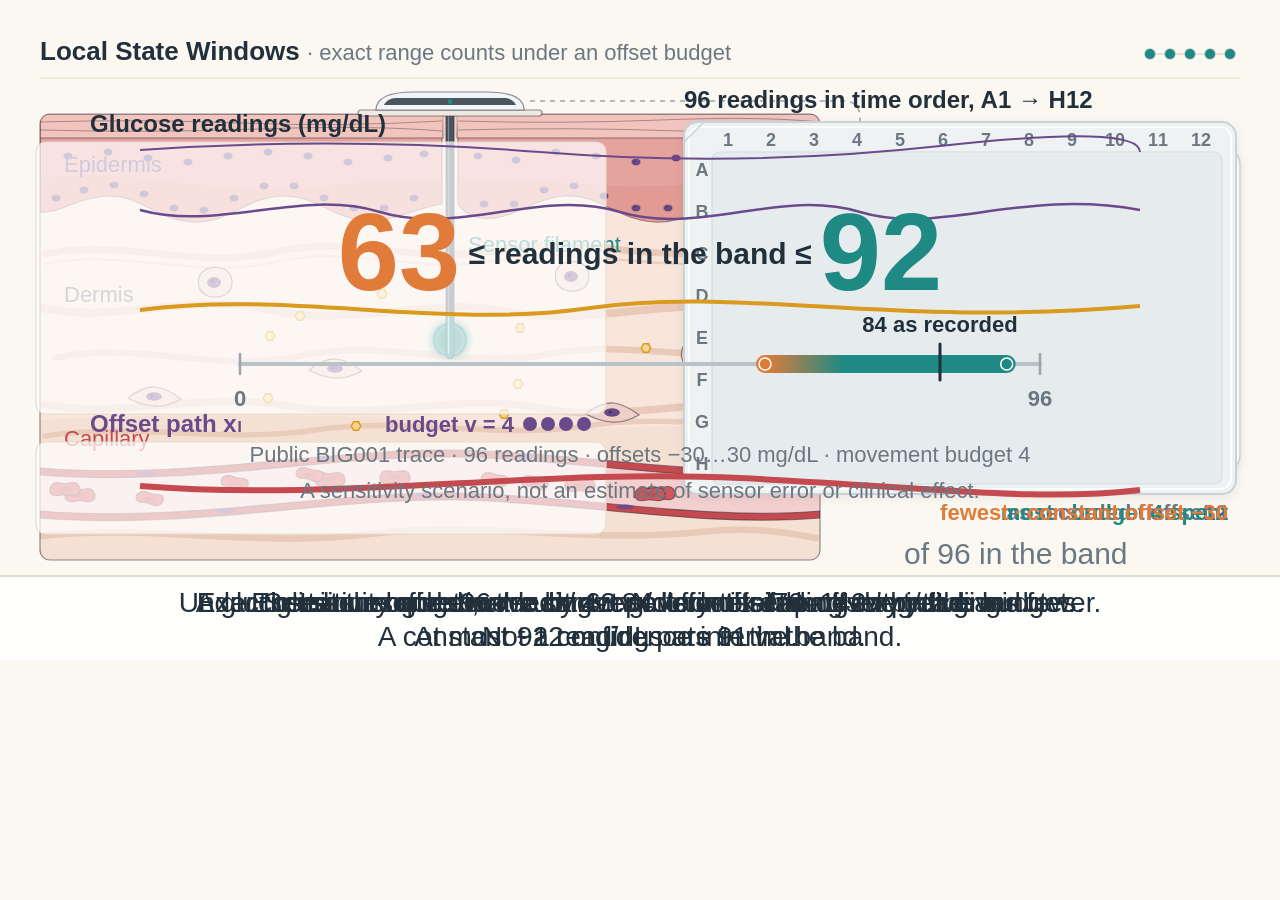
<file: tools/opening_film_art.html>
<!DOCTYPE html>
<html lang="en">
<head>
<meta charset="utf-8">
<title>Local State Windows — Opening Story Film</title>
<style>
:root {
  --live: #22303c;
  --ghost: #b9c2c8;
  --band: rgba(31,138,132,0.13);
  --band-edge: #1f8a84;
  --axis: #9aa5ae;
  --ink: #22303c;
  --muted: #6b7781;
  --offset: #6b4a8c;
  --count: #22303c;
}

body {
  margin: 0;
  background: #fbf7f1;
  font-family: Arial, Helvetica, sans-serif;
}

svg {
  display: block;
  font-family: Arial, Helvetica, sans-serif;
}

/* Shared animation contract: 20s linear 0s infinite */
.scene1-vis,
.scene1-text-vis,
.bench-vis,
.bench-text-vis,
.counter-label-vis,
.offset-ui-vis,
.scene5-vis,
.scene5-text-vis,
.watermark-vis,
.bar-reveal,
.rbc-drift-1,
.rbc-drift-2,
.rbc-drift-3,
.gluc-ambient-1,
.gluc-ambient-2,
.gluc-ambient-3,
.gluc-arrive-1,
.gluc-arrive-2,
.gluc-arrive-3,
.gluc-arrive-4,
.gluc-arrive-5,
.cell-pulse-a,
.cell-pulse-b,
.tip-pulse-ring,
.tip-pulse-glow,
.readout-1,
.readout-2,
.readout-3,
.readout-4,
.readout-5,
.rdot-1,
.rdot-2,
.rdot-3,
.rdot-4,
.rdot-5,
.pip-1,
.pip-2,
.pip-3,
.pip-4,
.tag-recorded,
.tag-const12,
.tag-most,
.tag-fewest,
.cap-1,
.cap-2,
.cap-3a,
.cap-3b,
.cap-4,
.cap-5,
.prog-1,
.prog-2,
.prog-3,
.prog-4,
.prog-5 {
  animation-duration: 20s;
  animation-iteration-count: infinite;
  animation-timing-function: linear;
  animation-delay: 0s;
}

.cell-pulse-a,
.cell-pulse-b,
.tip-pulse-ring,
.tip-pulse-glow {
  transform-box: fill-box;
  transform-origin: center;
}

/* =========================================================
   SCENE VISIBILITY (20s = 100%, 1s = 5%)
   ========================================================= */

/* Scene 1 artwork: 0.0-4.4s (dissolve out 4.0-4.6s = 20%-23%; dissolve in 19.6-20.0s = 98%-100%) */
.scene1-vis { animation-name: kf-scene1-vis; }
@keyframes kf-scene1-vis {
  0%     { opacity: 1; }
  20.0%  { opacity: 1; }
  20.75% { opacity: 0.82; }
  21.5%  { opacity: 0.5; }
  22.25% { opacity: 0.18; }
  23.0%  { opacity: 0; }
  98.0%  { opacity: 0; }
  98.5%  { opacity: 0.2; }
  99.0%  { opacity: 0.5; }
  99.5%  { opacity: 0.82; }
  100%   { opacity: 1; }
}

/* Scene 1 text: fades out cleanly by 4.35s (21.75%) before Scene 2 / Data Layer text at 4.4s (22%) */
.scene1-text-vis { animation-name: kf-scene1-text-vis; }
@keyframes kf-scene1-text-vis {
  0%     { opacity: 1; }
  20.0%  { opacity: 1; }
  20.9%  { opacity: 0.5; }
  21.75% { opacity: 0; }
  98.25% { opacity: 0; }
  99.1%  { opacity: 0.5; }
  100%   { opacity: 1; }
}

/* Scenes 2-4 bench backdrops & plate body: 4.4-16.3s (dissolve in 4.1-4.5s, out 16.2-16.6s) */
.bench-vis { animation-name: kf-bench-vis; }
@keyframes kf-bench-vis {
  0%     { opacity: 0; }
  20.5%  { opacity: 0; }
  21.25% { opacity: 0.25; }
  22.0%  { opacity: 0.75; }
  22.5%  { opacity: 1; }
  81.0%  { opacity: 1; }
  81.75% { opacity: 0.7; }
  82.5%  { opacity: 0.25; }
  83.0%  { opacity: 0; }
  100%   { opacity: 0; }
}

/* Scenes 2-4 bench headings & plate labels: strictly within 4.4-16.3s (22.0%-81.5%) */
.bench-text-vis { animation-name: kf-bench-text-vis; }
@keyframes kf-bench-text-vis {
  0%     { opacity: 0; }
  21.8%  { opacity: 0; }
  22.3%  { opacity: 0.5; }
  22.8%  { opacity: 1; }
  80.7%  { opacity: 1; }
  81.2%  { opacity: 0.5; }
  81.7%  { opacity: 0; }
  100%   { opacity: 0; }
}

/* "of 96 in the band": visible 6.5-16.3s (32.5%-81.5%) */
.counter-label-vis { animation-name: kf-counter-label-vis; }
@keyframes kf-counter-label-vis {
  0%     { opacity: 0; }
  31.8%  { opacity: 0; }
  32.4%  { opacity: 0.5; }
  33.0%  { opacity: 1; }
  80.7%  { opacity: 1; }
  81.2%  { opacity: 0.5; }
  81.7%  { opacity: 0; }
  100%   { opacity: 0; }
}

/* Offset strip heading + budget label + hollow pips: 8.6-16.3s (43.0%-81.5%) */
.offset-ui-vis { animation-name: kf-offset-ui-vis; }
@keyframes kf-offset-ui-vis {
  0%     { opacity: 0; }
  42.3%  { opacity: 0; }
  42.9%  { opacity: 0.5; }
  43.5%  { opacity: 1; }
  80.7%  { opacity: 1; }
  81.2%  { opacity: 0.5; }
  81.7%  { opacity: 0; }
  100%   { opacity: 0; }
}

/* Scene 5 card: dissolve in 16.3-16.7s (81.5%-83.5%), dissolve to Scene 1 19.6-20.0s (98.0%-100%) */
.scene5-vis { animation-name: kf-scene5-vis; }
@keyframes kf-scene5-vis {
  0%     { opacity: 0; }
  81.5%  { opacity: 0; }
  82.5%  { opacity: 0.5; }
  83.5%  { opacity: 1; }
  98.0%  { opacity: 1; }
  99.0%  { opacity: 0.45; }
  100%   { opacity: 0; }
}

/* Scene 5 text: active 16.4-19.65s (82.0%-98.25%) so zero overlap with bench or scene 1 text */
.scene5-text-vis { animation-name: kf-scene5-text-vis; }
@keyframes kf-scene5-text-vis {
  0%     { opacity: 0; }
  81.8%  { opacity: 0; }
  82.6%  { opacity: 0.5; }
  83.4%  { opacity: 1; }
  97.4%  { opacity: 1; }
  97.85% { opacity: 0.5; }
  98.2%  { opacity: 0; }
  100%   { opacity: 0; }
}

/* Faint watermark echo of skin cross-section in Scene 5 (max opacity 0.08 <= 0.12) */
.watermark-vis { animation-name: kf-watermark-vis; }
@keyframes kf-watermark-vis {
  0%     { opacity: 0; }
  81.5%  { opacity: 0; }
  83.5%  { opacity: 0.08; }
  98.0%  { opacity: 0.08; }
  100%   { opacity: 0; }
}

/* Scene 5 scale bar left-to-right reveal (63 to 92 = 241.7px) */
.bar-reveal { animation-name: kf-bar-reveal; }
@keyframes kf-bar-reveal {
  0%     { stroke-dashoffset: 242; }
  82.5%  { stroke-dashoffset: 242; }
  84.0%  { stroke-dashoffset: 180; }
  85.5%  { stroke-dashoffset: 85; }
  87.0%  { stroke-dashoffset: 0; }
  100%   { stroke-dashoffset: 0; }
}

/* =========================================================
   SCENE 1 HISTOLOGY MOTION (Cells, RBCs, Glucose, Sensor Tip)
   ========================================================= */

.cell-pulse-a { animation-name: kf-cell-pulse-a; }
@keyframes kf-cell-pulse-a {
  0%    { transform: scale(1); }
  12%   { transform: scale(1.035); }
  25%   { transform: scale(1); }
  50%   { transform: scale(1.03); }
  75%   { transform: scale(0.985); }
  100%  { transform: scale(1); }
}

.cell-pulse-b { animation-name: kf-cell-pulse-b; }
@keyframes kf-cell-pulse-b {
  0%    { transform: scale(1); }
  10%   { transform: scale(0.975); }
  22%   { transform: scale(1.04); }
  45%   { transform: scale(1); }
  70%   { transform: scale(1.03); }
  100%  { transform: scale(1); }
}

/* Red blood cells drifting along the capillary (looping cleanly at 0% and 100%) */
.rbc-drift-1 { animation-name: kf-rbc-drift-1; }
@keyframes kf-rbc-drift-1 {
  0%    { transform: translate(0px, 0px); }
  11%   { transform: translate(58px, -3px); }
  23%   { transform: translate(118px, 1px); }
  50%   { transform: translate(60px, 2px); }
  97%   { transform: translate(-8px, 0px); }
  100%  { transform: translate(0px, 0px); }
}

.rbc-drift-2 { animation-name: kf-rbc-drift-2; }
@keyframes kf-rbc-drift-2 {
  0%    { transform: translate(0px, 0px); }
  11%   { transform: translate(46px, 2px); }
  23%   { transform: translate(96px, -2px); }
  50%   { transform: translate(48px, -1px); }
  97%   { transform: translate(-6px, 0px); }
  100%  { transform: translate(0px, 0px); }
}

.rbc-drift-3 { animation-name: kf-rbc-drift-3; }
@keyframes kf-rbc-drift-3 {
  0%    { transform: translate(0px, 0px); }
  11%   { transform: translate(66px, -2px); }
  23%   { transform: translate(134px, -4px); }
  50%   { transform: translate(64px, 1px); }
  97%   { transform: translate(-10px, 0px); }
  100%  { transform: translate(0px, 0px); }
}

/* Ambient interstitial glucose drift */
.gluc-ambient-1 { animation-name: kf-gluc-ambient-1; }
@keyframes kf-gluc-ambient-1 {
  0%    { transform: translate(0px, 0px); }
  6%    { transform: translate(10px, -14px); }
  12%   { transform: translate(22px, -26px); }
  18%   { transform: translate(30px, -38px); }
  24%   { transform: translate(36px, -46px); }
  97%   { transform: translate(-4px, 4px); }
  100%  { transform: translate(0px, 0px); }
}

.gluc-ambient-2 { animation-name: kf-gluc-ambient-2; }
@keyframes kf-gluc-ambient-2 {
  0%    { transform: translate(0px, 0px); }
  8%    { transform: translate(-12px, -16px); }
  16%   { transform: translate(-20px, -32px); }
  24%   { transform: translate(-28px, -44px); }
  97%   { transform: translate(3px, 4px); }
  100%  { transform: translate(0px, 0px); }
}

.gluc-ambient-3 { animation-name: kf-gluc-ambient-3; }
@keyframes kf-gluc-ambient-3 {
  0%    { transform: translate(0px, 0px); }
  10%   { transform: translate(14px, -10px); }
  20%   { transform: translate(6px, -24px); }
  24%   { transform: translate(2px, -30px); }
  97%   { transform: translate(-2px, 3px); }
  100%  { transform: translate(0px, 0px); }
}

/* 5 Glucose rings leaving the capillary (y=462) and reaching filament tip (450, 342)
   Arrivals at: #1=0.3s(1.5%), #2=1.1s(5.5%), #3=1.9s(9.5%), #4=2.7s(13.5%), #5=3.5s(17.5%) */
.gluc-arrive-1 { animation-name: kf-gluc-arrive-1; }
@keyframes kf-gluc-arrive-1 {
  0%    { transform: translate(-18px, 38px); opacity: 0.95; }
  0.8%  { transform: translate(-8px, 16px); opacity: 1; }
  1.5%  { transform: translate(0px, 0px); opacity: 1; }
  2.2%  { transform: translate(2px, -4px); opacity: 0; }
  98.0% { transform: translate(-36px, 82px); opacity: 0; }
  99.0% { transform: translate(-28px, 60px); opacity: 0.7; }
  100%  { transform: translate(-18px, 38px); opacity: 0.95; }
}

.gluc-arrive-2 { animation-name: kf-gluc-arrive-2; }
@keyframes kf-gluc-arrive-2 {
  0%    { transform: translate(-64px, 118px); opacity: 0.75; }
  2.0%  { transform: translate(-44px, 84px); opacity: 0.95; }
  3.8%  { transform: translate(-20px, 38px); opacity: 1; }
  5.5%  { transform: translate(0px, 0px); opacity: 1; }
  6.2%  { transform: translate(2px, -4px); opacity: 0; }
  98.5% { transform: translate(-64px, 118px); opacity: 0; }
  100%  { transform: translate(-64px, 118px); opacity: 0.75; }
}

.gluc-arrive-3 { animation-name: kf-gluc-arrive-3; }
@keyframes kf-gluc-arrive-3 {
  0%    { transform: translate(58px, 122px); opacity: 0.4; }
  3.5%  { transform: translate(50px, 104px); opacity: 0.85; }
  6.5%  { transform: translate(26px, 54px); opacity: 1; }
  8.2%  { transform: translate(10px, 20px); opacity: 1; }
  9.5%  { transform: translate(0px, 0px); opacity: 1; }
  10.2% { transform: translate(-2px, -4px); opacity: 0; }
  99.0% { transform: translate(58px, 122px); opacity: 0; }
  100%  { transform: translate(58px, 122px); opacity: 0.4; }
}

.gluc-arrive-4 { animation-name: kf-gluc-arrive-4; }
@keyframes kf-gluc-arrive-4 {
  0%    { transform: translate(-18px, 126px); opacity: 0.2; }
  7.0%  { transform: translate(-18px, 120px); opacity: 0.75; }
  10.0% { transform: translate(-12px, 72px); opacity: 0.95; }
  12.0% { transform: translate(-5px, 28px); opacity: 1; }
  13.5% { transform: translate(0px, 0px); opacity: 1; }
  14.2% { transform: translate(0px, -4px); opacity: 0; }
  99.0% { transform: translate(-18px, 126px); opacity: 0; }
  100%  { transform: translate(-18px, 126px); opacity: 0.2; }
}

.gluc-arrive-5 { animation-name: kf-gluc-arrive-5; }
@keyframes kf-gluc-arrive-5 {
  0%    { transform: translate(82px, 124px); opacity: 0.15; }
  11.0% { transform: translate(74px, 114px); opacity: 0.75; }
  14.0% { transform: translate(42px, 68px); opacity: 0.95; }
  16.0% { transform: translate(16px, 26px); opacity: 1; }
  17.5% { transform: translate(0px, 0px); opacity: 1; }
  18.2% { transform: translate(-2px, -4px); opacity: 0; }
  99.0% { transform: translate(82px, 124px); opacity: 0; }
  100%  { transform: translate(82px, 124px); opacity: 0.15; }
}

/* Teal pulse at filament tip on each arrival: 1.5%(0.3s), 5.5%(1.1s), 9.5%(1.9s), 13.5%(2.7s), 17.5%(3.5s) */
.tip-pulse-ring { animation-name: kf-tip-pulse-ring; }
@keyframes kf-tip-pulse-ring {
  0%    { transform: scale(0.5); opacity: 0; }
  1.3%  { transform: scale(0.5); opacity: 0; }
  1.6%  { transform: scale(0.85); opacity: 0.9; }
  2.4%  { transform: scale(1.45); opacity: 0.4; }
  3.2%  { transform: scale(1.9); opacity: 0; }

  5.3%  { transform: scale(0.5); opacity: 0; }
  5.6%  { transform: scale(0.85); opacity: 0.9; }
  6.4%  { transform: scale(1.45); opacity: 0.4; }
  7.2%  { transform: scale(1.9); opacity: 0; }

  9.3%  { transform: scale(0.5); opacity: 0; }
  9.6%  { transform: scale(0.85); opacity: 0.9; }
  10.4% { transform: scale(1.45); opacity: 0.4; }
  11.2% { transform: scale(1.9); opacity: 0; }

  13.3% { transform: scale(0.5); opacity: 0; }
  13.6% { transform: scale(0.85); opacity: 0.9; }
  14.4% { transform: scale(1.45); opacity: 0.4; }
  15.2% { transform: scale(1.9); opacity: 0; }

  17.3% { transform: scale(0.5); opacity: 0; }
  17.6% { transform: scale(0.85); opacity: 0.9; }
  18.4% { transform: scale(1.45); opacity: 0.4; }
  19.2% { transform: scale(1.9); opacity: 0; }
  100%  { transform: scale(0.5); opacity: 0; }
}

.tip-pulse-glow { animation-name: kf-tip-pulse-glow; }
@keyframes kf-tip-pulse-glow {
  0%    { opacity: 0.15; transform: scale(0.9); }
  1.4%  { opacity: 0.15; transform: scale(0.9); }
  1.7%  { opacity: 0.85; transform: scale(1.25); }
  2.8%  { opacity: 0.15; transform: scale(0.9); }

  5.4%  { opacity: 0.15; transform: scale(0.9); }
  5.7%  { opacity: 0.85; transform: scale(1.25); }
  6.8%  { opacity: 0.15; transform: scale(0.9); }

  9.4%  { opacity: 0.15; transform: scale(0.9); }
  9.7%  { opacity: 0.85; transform: scale(1.25); }
  10.8% { opacity: 0.15; transform: scale(0.9); }

  13.4% { opacity: 0.15; transform: scale(0.9); }
  13.7% { opacity: 0.85; transform: scale(1.25); }
  14.8% { opacity: 0.15; transform: scale(0.9); }

  17.4% { opacity: 0.15; transform: scale(0.9); }
  17.7% { opacity: 0.85; transform: scale(1.25); }
  18.8% { opacity: 0.15; transform: scale(0.9); }
  100%  { opacity: 0.15; transform: scale(0.9); }
}

/* =========================================================
   SCENE 1 READ-OUT NUMBERS ("61", "59", "58", "59", "63")
   Cross-faded at ~0.8s intervals with non-overlapping touch-at-zero transitions
   ========================================================= */

/* Reading 1: "61" (0.0-0.85s = 0%-4.25%) */
.readout-1 { animation-name: kf-readout-1; }
@keyframes kf-readout-1 {
  0% { opacity: 1; }
  4.24% { opacity: 1; }
  4.25% { opacity: 0; }
  98.5% { opacity: 0; }
  99.25% { opacity: 0.5; }
  100% { opacity: 1; }
}

/* Reading 2: "59" (0.85-1.65s = 4.25%-8.25%) */
.readout-2 { animation-name: kf-readout-2; }
@keyframes kf-readout-2 {
  0% { opacity: 0; }
  4.24% { opacity: 0; }
  4.25% { opacity: 1; }
  8.24% { opacity: 1; }
  8.25% { opacity: 0; }
  100% { opacity: 0; }
}

/* Reading 3: "58" (1.65-2.45s = 8.25%-12.25%) */
.readout-3 { animation-name: kf-readout-3; }
@keyframes kf-readout-3 {
  0% { opacity: 0; }
  8.24% { opacity: 0; }
  8.25% { opacity: 1; }
  12.24% { opacity: 1; }
  12.25% { opacity: 0; }
  100% { opacity: 0; }
}

/* Reading 4: "59" (2.45-3.25s = 12.25%-16.25%) */
.readout-4 { animation-name: kf-readout-4; }
@keyframes kf-readout-4 {
  0% { opacity: 0; }
  12.24% { opacity: 0; }
  12.25% { opacity: 1; }
  16.24% { opacity: 1; }
  16.25% { opacity: 0; }
  100% { opacity: 0; }
}

/* Reading 5: "63" (3.25-4.35s = 16.25%-21.75%) */
.readout-5 { animation-name: kf-readout-5; }
@keyframes kf-readout-5 {
  0% { opacity: 0; }
  16.24% { opacity: 0; }
  16.25% { opacity: 1; }
  20.5% { opacity: 1; }
  21.1% { opacity: 0.5; }
  21.75% { opacity: 0; }
  100% { opacity: 0; }
}

/* Five dots under the readout number filling one per reading */
.rdot-1 { animation-name: kf-rdot-1; }
@keyframes kf-rdot-1 {
  0%    { opacity: 1; }
  22.0% { opacity: 1; }
  23.0% { opacity: 0; }
  98.5% { opacity: 0; }
  100%  { opacity: 1; }
}

.rdot-2 { animation-name: kf-rdot-2; }
@keyframes kf-rdot-2 {
  0%    { opacity: 0; }
  4.25% { opacity: 0; }
  4.75% { opacity: 1; }
  22.0% { opacity: 1; }
  23.0% { opacity: 0; }
  100%  { opacity: 0; }
}

.rdot-3 { animation-name: kf-rdot-3; }
@keyframes kf-rdot-3 {
  0%    { opacity: 0; }
  8.25% { opacity: 0; }
  8.75% { opacity: 1; }
  22.0% { opacity: 1; }
  23.0% { opacity: 0; }
  100%  { opacity: 0; }
}

.rdot-4 { animation-name: kf-rdot-4; }
@keyframes kf-rdot-4 {
  0%     { opacity: 0; }
  12.25% { opacity: 0; }
  12.75% { opacity: 1; }
  22.0%  { opacity: 1; }
  23.0%  { opacity: 0; }
  100%   { opacity: 0; }
}

.rdot-5 { animation-name: kf-rdot-5; }
@keyframes kf-rdot-5 {
  0%     { opacity: 0; }
  16.25% { opacity: 0; }
  16.75% { opacity: 1; }
  22.0%  { opacity: 1; }
  23.0%  { opacity: 0; }
  100%   { opacity: 0; }
}

/* =========================================================
   SCENE 3 BUDGET PIPS
   Fill solid violet at 11.0s (55%), 11.2s (56%), 11.4s (57%), 11.6s (58%);
   Empty one by one between 13.2s (66%) and 13.6s (68%).
   ========================================================= */

.pip-1 { animation-name: kf-pip-1; }
@keyframes kf-pip-1 {
  0%     { opacity: 0; }
  54.6%  { opacity: 0; }
  55.0%  { opacity: 1; }
  67.5%  { opacity: 1; }
  68.0%  { opacity: 0; }
  100%   { opacity: 0; }
}

.pip-2 { animation-name: kf-pip-2; }
@keyframes kf-pip-2 {
  0%     { opacity: 0; }
  55.6%  { opacity: 0; }
  56.0%  { opacity: 1; }
  67.0%  { opacity: 1; }
  67.5%  { opacity: 0; }
  100%   { opacity: 0; }
}

.pip-3 { animation-name: kf-pip-3; }
@keyframes kf-pip-3 {
  0%     { opacity: 0; }
  56.6%  { opacity: 0; }
  57.0%  { opacity: 1; }
  66.5%  { opacity: 1; }
  67.0%  { opacity: 0; }
  100%   { opacity: 0; }
}

.pip-4 { animation-name: kf-pip-4; }
@keyframes kf-pip-4 {
  0%     { opacity: 0; }
  57.6%  { opacity: 0; }
  58.0%  { opacity: 1; }
  66.0%  { opacity: 1; }
  66.5%  { opacity: 0; }
  100%   { opacity: 0; }
}

/* =========================================================
   STATE TAGS UNDER PLATE (x=1228, y=520)
   1. "as recorded · offset 0" (6.5–9.0 s = 32.5%–45.0%, muted)
   2. "constant offset −12" (10.4–11.0 s = 52.0%–55.0%, violet)
   3. "most · budget 4 spent" (11.8–13.2 s = 59.0%–66.0%, teal)
   4. "fewest · constant offset −30" (15.0–16.3 s = 75.0%–81.5%, amber-orange)
   ========================================================= */

.tag-recorded { animation-name: kf-tag-recorded; }
@keyframes kf-tag-recorded {
  0%     { opacity: 0; }
  31.8%  { opacity: 0; }
  32.5%  { opacity: 1; }
  44.3%  { opacity: 1; }
  45.0%  { opacity: 0; }
  100%   { opacity: 0; }
}

.tag-const12 { animation-name: kf-tag-const12; }
@keyframes kf-tag-const12 {
  0%     { opacity: 0; }
  51.3%  { opacity: 0; }
  52.0%  { opacity: 1; }
  54.4%  { opacity: 1; }
  55.0%  { opacity: 0; }
  100%   { opacity: 0; }
}

.tag-most { animation-name: kf-tag-most; }
@keyframes kf-tag-most {
  0%     { opacity: 0; }
  58.3%  { opacity: 0; }
  59.0%  { opacity: 1; }
  65.3%  { opacity: 1; }
  66.0%  { opacity: 0; }
  100%   { opacity: 0; }
}

.tag-fewest { animation-name: kf-tag-fewest; }
@keyframes kf-tag-fewest {
  0%     { opacity: 0; }
  74.3%  { opacity: 0; }
  75.0%  { opacity: 1; }
  80.8%  { opacity: 1; }
  81.5%  { opacity: 0; }
  100%   { opacity: 0; }
}

/* =========================================================
   CAPTIONS (Non-overlapping 0.3s fade transitions at boundaries)
   ========================================================= */

/* Caption 1: 0.0–4.4 s (0%–22.0%) */
.cap-1 { animation-name: kf-cap-1; }
@keyframes kf-cap-1 {
  0%     { opacity: 1; }
  21.25% { opacity: 1; }
  21.6%  { opacity: 0.5; }
  22.0%  { opacity: 0; }
  99.25% { opacity: 0; }
  99.6%  { opacity: 0.5; }
  100%   { opacity: 1; }
}

/* Caption 2: 4.4–8.6 s (22.0%–43.0%) */
.cap-2 { animation-name: kf-cap-2; }
@keyframes kf-cap-2 {
  0%     { opacity: 0; }
  22.0%  { opacity: 0; }
  22.4%  { opacity: 0.5; }
  22.75% { opacity: 1; }
  42.25% { opacity: 1; }
  42.6%  { opacity: 0.5; }
  43.0%  { opacity: 0; }
  100%   { opacity: 0; }
}

/* Caption 3a: 8.6–11.0 s (43.0%–55.0%) */
.cap-3a { animation-name: kf-cap-3a; }
@keyframes kf-cap-3a {
  0%     { opacity: 0; }
  43.0%  { opacity: 0; }
  43.4%  { opacity: 0.5; }
  43.75% { opacity: 1; }
  54.25% { opacity: 1; }
  54.6%  { opacity: 0.5; }
  55.0%  { opacity: 0; }
  100%   { opacity: 0; }
}

/* Caption 3b: 11.0–13.2 s (55.0%–66.0%) */
.cap-3b { animation-name: kf-cap-3b; }
@keyframes kf-cap-3b {
  0%     { opacity: 0; }
  55.0%  { opacity: 0; }
  55.4%  { opacity: 0.5; }
  55.75% { opacity: 1; }
  65.25% { opacity: 1; }
  65.6%  { opacity: 0.5; }
  66.0%  { opacity: 0; }
  100%   { opacity: 0; }
}

/* Caption 4: 13.2–16.3 s (66.0%–81.5%) */
.cap-4 { animation-name: kf-cap-4; }
@keyframes kf-cap-4 {
  0%     { opacity: 0; }
  66.0%  { opacity: 0; }
  66.4%  { opacity: 0.5; }
  66.75% { opacity: 1; }
  80.75% { opacity: 1; }
  81.1%  { opacity: 0.5; }
  81.5%  { opacity: 0; }
  100%   { opacity: 0; }
}

/* Caption 5: 16.6–19.6 s (fade in 16.3–16.6s = 81.5%–83.0%, fade out 19.6–19.85s = 98.0%–99.25%) */
.cap-5 { animation-name: kf-cap-5; }
@keyframes kf-cap-5 {
  0%     { opacity: 0; }
  81.5%  { opacity: 0; }
  82.25% { opacity: 0.5; }
  83.0%  { opacity: 1; }
  98.0%  { opacity: 1; }
  98.6%  { opacity: 0.5; }
  99.25% { opacity: 0; }
  100%   { opacity: 0; }
}

/* =========================================================
   TOP-RIGHT 5-DOT PROGRESS INDICATOR
   ========================================================= */

.prog-1 { animation-name: kf-prog-1; }
@keyframes kf-prog-1 {
  0%    { opacity: 1; }
  21.5% { opacity: 1; }
  22.5% { opacity: 0; }
  99.0% { opacity: 0; }
  100%  { opacity: 1; }
}

.prog-2 { animation-name: kf-prog-2; }
@keyframes kf-prog-2 {
  0%    { opacity: 0; }
  21.5% { opacity: 0; }
  22.5% { opacity: 1; }
  42.5% { opacity: 1; }
  43.5% { opacity: 0; }
  100%  { opacity: 0; }
}

.prog-3 { animation-name: kf-prog-3; }
@keyframes kf-prog-3 {
  0%    { opacity: 0; }
  42.5% { opacity: 0; }
  43.5% { opacity: 1; }
  65.5% { opacity: 1; }
  66.5% { opacity: 0; }
  100%  { opacity: 0; }
}

.prog-4 { animation-name: kf-prog-4; }
@keyframes kf-prog-4 {
  0%    { opacity: 0; }
  65.5% { opacity: 0; }
  66.5% { opacity: 1; }
  81.0% { opacity: 1; }
  82.0% { opacity: 0; }
  100%  { opacity: 0; }
}

.prog-5 { animation-name: kf-prog-5; }
@keyframes kf-prog-5 {
  0%    { opacity: 0; }
  81.0% { opacity: 0; }
  82.0% { opacity: 1; }
  99.0% { opacity: 1; }
  100%  { opacity: 0; }
}

/*DATA-LAYER-CSS*/
</style>
</head>
<body>
<svg viewBox="0 0 1280 660" width="1280" height="660" xmlns="http://www.w3.org/2000/svg">
  <defs>
    <!-- =====================================================
         DATA LAYER CONTRACT SHAPES (Centred at 0,0; no animations or filters)
         ===================================================== -->
    <!-- Empty well, radius 16 (pale rim, hollow) -->
    <g id="well-empty">
      <circle cx="0" cy="0" r="16" fill="#f6f9fa" stroke="#b9c6ca" stroke-width="1.5"/>
      <circle cx="0" cy="0" r="13.2" fill="#fbfdfe" stroke="#d7e0e3" stroke-width="1"/>
      <path d="M -9.5 -7 A 12 12 0 0 1 7 -9.5" fill="none" stroke="#ffffff" stroke-width="1.4" stroke-linecap="round"/>
    </g>

    <!-- Well filled with teal liquid (#1f8a84), radius 16, with meniscus highlight -->
    <g id="well-in">
      <circle cx="0" cy="0" r="16" fill="#176c67" stroke="#135854" stroke-width="1.2"/>
      <circle cx="0" cy="0" r="14.5" fill="#1f8a84"/>
      <circle cx="0.8" cy="1" r="11.2" fill="#259c95"/>
      <path d="M -8.5 -6.2 A 11 11 0 0 1 6.2 -8.5" fill="none" stroke="#acebe7" stroke-width="2.2" stroke-linecap="round" opacity="0.88"/>
      <circle cx="-5.8" cy="-5.8" r="1.4" fill="#ffffff" opacity="0.75"/>
    </g>

    <!-- Well filled with amber-orange liquid (#e07b39), radius 16, with meniscus highlight -->
    <g id="well-out">
      <circle cx="0" cy="0" r="16" fill="#b85c21" stroke="#994b19" stroke-width="1.2"/>
      <circle cx="0" cy="0" r="14.5" fill="#e07b39"/>
      <circle cx="0.8" cy="1" r="11.2" fill="#ea8d4f"/>
      <path d="M -8.5 -6.2 A 11 11 0 0 1 6.2 -8.5" fill="none" stroke="#fde2cc" stroke-width="2.2" stroke-linecap="round" opacity="0.88"/>
      <circle cx="-5.8" cy="-5.8" r="1.4" fill="#ffffff" opacity="0.75"/>
    </g>

    <!-- Small reading dot, radius 5 -->
    <g id="reading-dot">
      <circle cx="0" cy="0" r="5" fill="#1f8a84" stroke="#ffffff" stroke-width="1.2"/>
    </g>

    <!-- =====================================================
         REUSABLE HISTOLOGY SHAPES FOR SCENE 1
         ===================================================== -->
    <!-- Glucose molecule: golden hexagon ring (~9 px across) -->
    <g id="glucose-hex">
      <polygon points="-4.8,0 -2.4,-4.2 2.4,-4.2 4.8,0 2.4,4.2 -2.4,4.2" fill="#f6d68a" stroke="#d99a1e" stroke-width="1.4" stroke-linejoin="round"/>
      <circle cx="2.4" cy="-4.2" r="1.15" fill="#d99a1e"/>
    </g>

    <!-- Red blood cell: biconcave disc in histological section (#d0565a) -->
    <g id="rbc-disc">
      <path d="M -13,-3.5 C -9,-7.5 -4,-4.5 0,-4.5 C 4,-4.5 9,-7.5 13,-3.5 C 16,0 16,4 13,6.5 C 9,9.5 4,6.8 0,6.8 C -4,6.8 -9,9.5 -13,6.5 C -16,4 -16,0 -13,-3.5 Z" fill="#d0565a" stroke="#3a2f3a" stroke-opacity="0.55" stroke-width="1.1"/>
      <ellipse cx="0" cy="1.2" rx="6.5" ry="2.2" fill="#b94347" opacity="0.55"/>
    </g>

    <g id="rbc-disc-tilted">
      <path d="M -11,-5.5 C -6,-8.5 -2,-5.2 2,-4.2 C 6,-3.2 11,-4.8 13,-1 C 14.5,2.5 12,6.5 8,7.5 C 4,8.5 0,5.5 -4,4.8 C -8,4.2 -12,5.2 -13.5,1.5 C -14.5,-1.5 -13.5,-4 -11,-5.5 Z" fill="#d0565a" stroke="#3a2f3a" stroke-opacity="0.55" stroke-width="1.1"/>
      <ellipse cx="-0.5" cy="1.2" rx="5.5" ry="1.9" fill="#b94347" opacity="0.55"/>
    </g>

    <!-- Small violet nucleus (#6b4a8c) for epidermal keratinocytes -->
    <g id="epi-nucleus">
      <ellipse cx="0" cy="0" rx="4.2" ry="3.1" fill="#6b4a8c" stroke="#3a2f3a" stroke-opacity="0.45" stroke-width="0.8"/>
      <circle cx="-1.2" cy="-0.6" r="1" fill="#4c3168" opacity="0.7"/>
    </g>

    <!-- Interstitial dermal cell with violet nucleus -->
    <g id="dermal-cell-round">
      <path d="M -16,-4 C -14,-13 -4,-16 6,-14 C 15,-12 19,-3 16,6 C 13,14 3,17 -7,14 C -15,11 -18,4 -16,-4 Z" fill="#f1d2cb" stroke="#3a2f3a" stroke-opacity="0.55" stroke-width="1.2"/>
      <ellipse cx="-1" cy="0.5" rx="6.5" ry="5" fill="#6b4a8c" stroke="#3a2f3a" stroke-opacity="0.55" stroke-width="1"/>
      <circle cx="-2.5" cy="-0.5" r="1.6" fill="#462c61"/>
      <circle cx="2" cy="1.5" r="1.1" fill="#9a7bb8" opacity="0.7"/>
    </g>

    <g id="dermal-cell-spindle">
      <path d="M -26,2 C -16,-6 -7,-10 2,-9 C 11,-8 19,-3 27,3 C 18,8 9,11 -1,10 C -11,9 -19,6 -26,2 Z" fill="#efd0c9" stroke="#3a2f3a" stroke-opacity="0.55" stroke-width="1.2"/>
      <ellipse cx="0" cy="0.5" rx="7.5" ry="3.8" fill="#6b4a8c" stroke="#3a2f3a" stroke-opacity="0.55" stroke-width="1"/>
      <circle cx="-2" cy="0.2" r="1.4" fill="#462c61"/>
    </g>

    <!-- Clip path for the skin cross-section frame (x=40..820, y=96..560) -->
    <clipPath id="skin-frame-clip">
      <rect x="40" y="114" width="780" height="446" rx="10"/>
    </clipPath>

    <!-- At most two filters: 1) soft card shadow, 2) soft tip glow -->
    <filter id="card-shadow" x="-6%" y="-6%" width="112%" height="114%">
      <feDropShadow dx="0" dy="3" stdDeviation="5" flood-color="#3a2f3a" flood-opacity="0.07"/>
    </filter>

    <filter id="tip-glow" x="-40%" y="-40%" width="180%" height="180%">
      <feGaussianBlur stdDeviation="4"/>
    </filter>

    <!-- Gradient for Scene 5 range bar -->
    <linearGradient id="range-bar-grad" x1="765" y1="360" x2="1006.7" y2="360" gradientUnits="userSpaceOnUse">
      <stop offset="0%" stop-color="#e07b39"/>
      <stop offset="32%" stop-color="#1f8a84"/>
      <stop offset="100%" stop-color="#1f8a84"/>
    </linearGradient>
  </defs>

  <!-- =======================================================
       STAGE BACKGROUND (#fbf7f1 warm paper)
       ======================================================= -->
  <rect x="0" y="0" width="1280" height="660" fill="#fbf7f1"/>

  <!-- Subtle textbook plate border line at top under header -->
  <line x1="40" y1="78" x2="1240" y2="78" stroke="#e5dec9" stroke-width="1"/>

  <!-- =======================================================
       PERSISTENT FILM TITLE (Top Left, y=60) & PROGRESS DOTS (Top Right, y=54)
       ======================================================= -->
  <text x="40" y="60" fill="#22303c" font-size="26" font-weight="600">Local State Windows <tspan fill="#6b7781" font-size="22" font-weight="400">&#183; exact range counts under an offset budget</tspan></text>

  <!-- Discreet 5-dot scene progress indicator (x: 1150–1230, y: 54) -->
  <g>
    <line x1="1150" y1="54" x2="1230" y2="54" stroke="#dfd8cc" stroke-width="1.5"/>
    <circle cx="1150" cy="54" r="5" fill="#fbf7f1" stroke="#b9c2c8" stroke-width="1.5"/>
    <circle cx="1170" cy="54" r="5" fill="#fbf7f1" stroke="#b9c2c8" stroke-width="1.5"/>
    <circle cx="1190" cy="54" r="5" fill="#fbf7f1" stroke="#b9c2c8" stroke-width="1.5"/>
    <circle cx="1210" cy="54" r="5" fill="#fbf7f1" stroke="#b9c2c8" stroke-width="1.5"/>
    <circle cx="1230" cy="54" r="5" fill="#fbf7f1" stroke="#b9c2c8" stroke-width="1.5"/>

    <circle class="prog-1" cx="1150" cy="54" r="5" fill="#1f8a84"/>
    <circle class="prog-2" cx="1170" cy="54" r="5" fill="#1f8a84"/>
    <circle class="prog-3" cx="1190" cy="54" r="5" fill="#1f8a84"/>
    <circle class="prog-4" cx="1210" cy="54" r="5" fill="#1f8a84"/>
    <circle class="prog-5" cx="1230" cy="54" r="5" fill="#1f8a84"/>
  </g>

  <!-- =======================================================
       SCENE 1 (0.0–4.4 s): H&E SKIN CROSS-SECTION & READ-OUT PANEL
       ======================================================= -->
  <g class="scene1-vis">
    <!-- Clipped H&E tissue block (x=40..820, y=114..560) -->
    <g clip-path="url(#skin-frame-clip)">
      <!-- Dermis base fill (#f8e6dc) -->
      <rect x="40" y="114" width="780" height="446" fill="#f8e6dc"/>

      <!-- Subtle deep reticular dermis warm tint at bottom -->
      <path d="M 40,420 Q 260,408 450,422 T 820,414 L 820,560 L 40,560 Z" fill="#f4ded2" opacity="0.65"/>

      <!-- Wavy collagen fibres (#e9c9b8) in the dermis -->
      <g fill="none" stroke="#e9c9b8" stroke-linecap="round">
        <path d="M 45,254 C 125,238 195,270 275,252 C 355,234 420,266 500,250 C 580,234 660,266 740,248 C 775,240 800,246 816,252" stroke-width="7"/>
        <path d="M 45,264 C 125,248 195,280 275,262 C 355,244 420,276 500,260 C 580,244 660,276 740,258" stroke-width="2.5" opacity="0.8"/>

        <path d="M 42,308 C 115,324 190,292 270,310 C 350,328 430,296 510,312 C 590,328 670,294 750,312 C 785,320 802,314 816,308" stroke-width="8"/>
        <path d="M 55,358 C 140,340 215,374 300,356 C 385,338 465,370 550,354 C 635,338 715,368 815,350" stroke-width="6.5"/>
        <path d="M 42,404 C 120,420 205,390 290,406 C 375,422 455,392 540,408 C 625,424 710,392 815,408" stroke-width="7.5"/>
        <path d="M 45,436 C 135,422 225,444 315,430 C 405,416 495,440 585,426 C 675,412 755,434 816,424" stroke-width="5.5" opacity="0.85"/>
        <path d="M 42,536 C 150,524 260,548 370,534 C 480,520 590,544 700,532 C 760,526 795,534 816,538" stroke-width="6.5"/>
      </g>

      <!-- Cellular Epidermis (#e6a29d) with undulating rete ridges -->
      <path d="M 40,136
               L 442,136 L 442,204
               C 415,208 395,222 365,220
               C 330,218 315,194 280,196
               C 245,198 228,224 192,222
               C 156,220 140,194 106,196
               C 75,198 58,214 40,212 Z"
            fill="#e6a29d" stroke="#3a2f3a" stroke-opacity="0.55" stroke-width="1.2"/>

      <path d="M 458,136
               L 820,136 L 820,210
               C 795,212 775,194 742,196
               C 708,198 690,224 654,222
               C 618,220 600,194 565,196
               C 530,198 512,222 480,218
               C 468,216 462,210 458,204 Z"
            fill="#e6a29d" stroke="#3a2f3a" stroke-opacity="0.55" stroke-width="1.2"/>

      <!-- Subtle spinous/basal zone shading in epidermis -->
      <path d="M 40,178 Q 110,172 190,184 T 360,182 L 442,180 L 442,204
               C 415,208 395,222 365,220 C 330,218 315,194 280,196 C 245,198 228,224 192,222 C 156,220 140,194 106,196 C 75,198 58,214 40,212 Z"
            fill="#dc908a" opacity="0.45"/>
      <path d="M 458,180 L 560,182 Q 650,192 740,178 L 820,182 L 820,210
               C 795,212 775,194 742,196 C 708,198 690,224 654,222 C 618,220 600,194 565,196 C 530,198 512,222 480,218 C 468,216 462,210 458,204 Z"
            fill="#dc908a" opacity="0.45"/>

      <!-- Stratum corneum (#f1c4be) layered keratinized sheets at top of epidermis -->
      <path d="M 40,114 L 443,114 L 443,138 L 40,138 Z" fill="#f1c4be" stroke="#3a2f3a" stroke-opacity="0.55" stroke-width="1.2"/>
      <path d="M 457,114 L 820,114 L 820,138 L 457,138 Z" fill="#f1c4be" stroke="#3a2f3a" stroke-opacity="0.55" stroke-width="1.2"/>
      <!-- Keratin lamellae lines inside stratum corneum -->
      <g fill="none" stroke="#3a2f3a" stroke-opacity="0.4" stroke-width="1">
        <path d="M 40,122 Q 140,119 240,123 T 442,121"/>
        <path d="M 40,130 Q 150,133 260,129 T 442,131"/>
        <path d="M 458,121 Q 560,124 660,120 T 820,122"/>
        <path d="M 458,130 Q 570,127 680,131 T 820,129"/>
      </g>

      <!-- Small violet nuclei (#6b4a8c) throughout the epidermis -->
      <g>
        <!-- Upper spinous row -->
        <use href="#epi-nucleus" x="68" y="156"/>
        <use href="#epi-nucleus" x="108" y="152"/>
        <use href="#epi-nucleus" x="148" y="158"/>
        <use href="#epi-nucleus" x="188" y="162"/>
        <use href="#epi-nucleus" x="228" y="156"/>
        <use href="#epi-nucleus" x="268" y="152"/>
        <use href="#epi-nucleus" x="308" y="156"/>
        <use href="#epi-nucleus" x="348" y="162"/>
        <use href="#epi-nucleus" x="388" y="158"/>
        <use href="#epi-nucleus" x="424" y="154"/>

        <use href="#epi-nucleus" x="478" y="156"/>
        <use href="#epi-nucleus" x="516" y="160"/>
        <use href="#epi-nucleus" x="556" y="152"/>
        <use href="#epi-nucleus" x="596" y="156"/>
        <use href="#epi-nucleus" x="636" y="162"/>
        <use href="#epi-nucleus" x="676" y="158"/>
        <use href="#epi-nucleus" x="716" y="152"/>
        <use href="#epi-nucleus" x="756" y="155"/>
        <use href="#epi-nucleus" x="796" y="158"/>

        <!-- Basal layer nuclei following the undulating rete ridges -->
        <use href="#epi-nucleus" x="56" y="198"/>
        <use href="#epi-nucleus" x="84" y="190"/>
        <use href="#epi-nucleus" x="114" y="185"/>
        <use href="#epi-nucleus" x="144" y="194"/>
        <use href="#epi-nucleus" x="174" y="208"/>
        <use href="#epi-nucleus" x="204" y="210"/>
        <use href="#epi-nucleus" x="234" y="198"/>
        <use href="#epi-nucleus" x="264" y="186"/>
        <use href="#epi-nucleus" x="294" y="186"/>
        <use href="#epi-nucleus" x="324" y="198"/>
        <use href="#epi-nucleus" x="354" y="208"/>
        <use href="#epi-nucleus" x="384" y="208"/>
        <use href="#epi-nucleus" x="414" y="198"/>

        <use href="#epi-nucleus" x="484" y="204"/>
        <use href="#epi-nucleus" x="514" y="204"/>
        <use href="#epi-nucleus" x="544" y="190"/>
        <use href="#epi-nucleus" x="574" y="186"/>
        <use href="#epi-nucleus" x="604" y="196"/>
        <use href="#epi-nucleus" x="636" y="208"/>
        <use href="#epi-nucleus" x="668" y="208"/>
        <use href="#epi-nucleus" x="698" y="196"/>
        <use href="#epi-nucleus" x="728" y="186"/>
        <use href="#epi-nucleus" x="758" y="186"/>
        <use href="#epi-nucleus" x="788" y="196"/>
      </g>

      <!-- Interstitial cells in the dermis (outer placement <g transform>, inner animated <g class>) -->
      <g transform="translate(215, 282)">
        <g class="cell-pulse-a">
          <use href="#dermal-cell-round" x="0" y="0"/>
        </g>
      </g>
      <g transform="translate(335, 368)">
        <g class="cell-pulse-b">
          <use href="#dermal-cell-spindle" x="0" y="0"/>
        </g>
      </g>
      <g transform="translate(572, 276)">
        <g class="cell-pulse-b">
          <use href="#dermal-cell-round" x="0" y="0"/>
        </g>
      </g>
      <g transform="translate(698, 354)">
        <g class="cell-pulse-a">
          <use href="#dermal-cell-round" x="0" y="0"/>
        </g>
      </g>
      <g transform="translate(154, 396)">
        <g class="cell-pulse-b">
          <use href="#dermal-cell-spindle" x="0" y="0"/>
        </g>
      </g>
      <g transform="translate(612, 412)">
        <g class="cell-pulse-a">
          <use href="#dermal-cell-spindle" x="0" y="0"/>
        </g>
      </g>

      <!-- Capillary crossing the dermis (#c44a4f wall, #f3d0cf lumen) -->
      <g>
        <!-- Lumen (#f3d0cf) -->
        <path d="M 40,474 C 190,486 330,454 455,456 C 580,458 700,484 820,474
                 L 820,512 C 700,522 580,496 455,494 C 330,492 190,524 40,512 Z"
              fill="#f3d0cf"/>

        <!-- Upper capillary wall (#c44a4f) -->
        <path d="M 40,468 C 190,480 330,448 455,450 C 580,452 700,478 820,468
                 L 820,475 C 700,485 580,459 455,457 C 330,455 190,487 40,475 Z"
              fill="#c44a4f" stroke="#3a2f3a" stroke-opacity="0.55" stroke-width="1.2"/>

        <!-- Lower capillary wall (#c44a4f) -->
        <path d="M 40,511 C 190,523 330,491 455,493 C 580,495 700,521 820,511
                 L 820,518 C 700,528 580,502 455,500 C 330,498 190,530 40,518 Z"
              fill="#c44a4f" stroke="#3a2f3a" stroke-opacity="0.55" stroke-width="1.2"/>

        <!-- Flattened endothelial nuclei along capillary walls -->
        <ellipse cx="145" cy="474" rx="9" ry="2.6" fill="#6b4a8c" opacity="0.85"/>
        <ellipse cx="325" cy="458" rx="9" ry="2.6" fill="#6b4a8c" opacity="0.85"/>
        <ellipse cx="525" cy="457" rx="9" ry="2.6" fill="#6b4a8c" opacity="0.85"/>
        <ellipse cx="715" cy="474" rx="9" ry="2.6" fill="#6b4a8c" opacity="0.85"/>
        <ellipse cx="225" cy="511" rx="9" ry="2.6" fill="#6b4a8c" opacity="0.85"/>
        <ellipse cx="425" cy="495" rx="9" ry="2.6" fill="#6b4a8c" opacity="0.85"/>
        <ellipse cx="625" cy="507" rx="9" ry="2.6" fill="#6b4a8c" opacity="0.85"/>

        <!-- Drifting Red Blood Cells (biconcave discs, #d0565a) -->
        <g transform="translate(80, 494)">
          <g class="rbc-drift-1">
            <use href="#rbc-disc" x="0" y="0"/>
            <use href="#rbc-disc-tilted" x="155" y="-12"/>
            <use href="#rbc-disc" x="315" y="-18"/>
            <use href="#rbc-disc-tilted" x="455" y="-12"/>
            <use href="#rbc-disc" x="580" y="-2"/>
          </g>
        </g>
        <g transform="translate(150, 498)">
          <g class="rbc-drift-2">
            <use href="#rbc-disc-tilted" x="0" y="0"/>
            <use href="#rbc-disc" x="180" y="-20"/>
            <use href="#rbc-disc-tilted" x="345" y="-19"/>
            <use href="#rbc-disc" x="500" y="-5"/>
          </g>
        </g>
        <g transform="translate(65, 488)">
          <g class="rbc-drift-3">
            <use href="#rbc-disc" x="0" y="0"/>
            <use href="#rbc-disc-tilted" x="245" y="-14"/>
            <use href="#rbc-disc" x="515" y="-4"/>
          </g>
        </g>
      </g>

      <!-- Ambient glucose rings drifting in interstitial fluid -->
      <g transform="translate(268, 398)">
        <g class="gluc-ambient-1">
          <use href="#glucose-hex" x="0" y="0"/>
          <use href="#glucose-hex" x="88" y="28"/>
          <use href="#glucose-hex" x="236" y="16"/>
        </g>
      </g>
      <g transform="translate(382, 294)">
        <g class="gluc-ambient-2">
          <use href="#glucose-hex" x="0" y="0"/>
          <use href="#glucose-hex" x="138" y="34"/>
          <use href="#glucose-hex" x="-112" y="42"/>
        </g>
      </g>
      <g transform="translate(518, 384)">
        <g class="gluc-ambient-3">
          <use href="#glucose-hex" x="0" y="0"/>
          <use href="#glucose-hex" x="128" y="-36"/>
          <use href="#glucose-hex" x="-218" y="-68"/>
        </g>
      </g>

      <!-- 5 Hero glucose rings leaving capillary and arriving at filament tip (450, 342) -->
      <g transform="translate(450, 342)">
        <g class="gluc-arrive-1"><use href="#glucose-hex" x="0" y="0"/></g>
        <g class="gluc-arrive-2"><use href="#glucose-hex" x="0" y="0"/></g>
        <g class="gluc-arrive-3"><use href="#glucose-hex" x="0" y="0"/></g>
        <g class="gluc-arrive-4"><use href="#glucose-hex" x="0" y="0"/></g>
        <g class="gluc-arrive-5"><use href="#glucose-hex" x="0" y="0"/></g>
      </g>

      <!-- Teal pulse rings & glow at the sensor filament tip (450, 340) -->
      <g transform="translate(450, 340)">
        <circle class="tip-pulse-glow" cx="0" cy="0" r="18" fill="#1f8a84" filter="url(#tip-glow)"/>
        <circle class="tip-pulse-ring" cx="0" cy="0" r="16" fill="none" stroke="#1f8a84" stroke-width="2.4"/>
      </g>

      <!-- Sensor filament reaching into the dermis (graphite #4a5560 with teal membrane tip #1f8a84) -->
      <g>
        <!-- Subtle tissue indentation funnel around insertion site -->
        <path d="M 441,114 L 445,142 L 455,142 L 459,114 Z" fill="#e9c9b8" opacity="0.6"/>
        <!-- Graphite filament shaft (#4a5560) -->
        <rect x="446" y="114" width="8" height="202" fill="#4a5560" stroke="#3a2f3a" stroke-opacity="0.55" stroke-width="1.2"/>
        <line x1="448.5" y1="116" x2="448.5" y2="315" stroke="#7c8894" stroke-width="1.2"/>
        <!-- Teal sensing membrane tip (#1f8a84) -->
        <path d="M 446,314 L 454,314 L 454,352 C 454,356.5 452.2,359 450,359 C 447.8,359 446,356.5 446,352 Z"
              fill="#1f8a84" stroke="#3a2f3a" stroke-opacity="0.55" stroke-width="1.2"/>
        <!-- Highlight on membrane tip -->
        <line x1="448.5" y1="317" x2="448.5" y2="353" stroke="#8fe3de" stroke-width="1.4" stroke-linecap="round"/>
      </g>
    </g>

    <!-- Crisp outer histology slide border (x=40..820, y=114..560) -->
    <rect x="40" y="114" width="780" height="446" rx="10" fill="none" stroke="#3a2f3a" stroke-opacity="0.55" stroke-width="1.2"/>

    <!-- Slim transmitter patch sitting on the skin surface (x=370..530, y=92..116) -->
    <g>
      <!-- White cloth adhesive pad on skin surface -->
      <rect x="358" y="110" width="184" height="6" rx="3" fill="#efeae1" stroke="#3a2f3a" stroke-opacity="0.55" stroke-width="1.2"/>
      <!-- Slim low-profile transmitter body -->
      <path d="M 376,110 C 376,97 392,92 414,92 L 486,92 C 508,92 524,97 524,110 Z"
            fill="#f2f5f7" stroke="#3a2f3a" stroke-opacity="0.55" stroke-width="1.2"/>
      <!-- Graphite top accent band & status dot -->
      <path d="M 396,98 L 504,98 C 510,98 514,101 516,105 L 384,105 C 386,101 390,98 396,98 Z"
            fill="#4a5560"/>
      <circle cx="450" cy="101.5" r="2.5" fill="#1f8a84"/>
    </g>

    <!-- Delicate connector line from sensor patch to read-out panel -->
    <path d="M 530,101 L 844,101 C 854,101 860,107 860,117 L 860,150" fill="none" stroke="#9aa5ae" stroke-width="1.5" stroke-dasharray="5 5"/>

    <!-- Read-out panel on the right (x: 860–1240, y: 150–470) -->
    <g filter="url(#card-shadow)">
      <rect x="860" y="150" width="380" height="320" rx="14" fill="#ffffff" stroke="#d9d2c6" stroke-width="1.5"/>
    </g>
    <!-- Top accent bar inside readout card -->
    <line x1="892" y1="234" x2="1208" y2="234" stroke="#ece6dc" stroke-width="1.2"/>

    <!-- Five dots under the readout number, filling in one per reading -->
    <g>
      <circle cx="994"  cy="416" r="7" fill="#f3f5f6" stroke="#b9c2c8" stroke-width="1.8"/>
      <circle cx="1022" cy="416" r="7" fill="#f3f5f6" stroke="#b9c2c8" stroke-width="1.8"/>
      <circle cx="1050" cy="416" r="7" fill="#f3f5f6" stroke="#b9c2c8" stroke-width="1.8"/>
      <circle cx="1078" cy="416" r="7" fill="#f3f5f6" stroke="#b9c2c8" stroke-width="1.8"/>
      <circle cx="1106" cy="416" r="7" fill="#f3f5f6" stroke="#b9c2c8" stroke-width="1.8"/>

      <circle class="rdot-1" cx="994"  cy="416" r="7" fill="#1f8a84"/>
      <circle class="rdot-2" cx="1022" cy="416" r="7" fill="#1f8a84"/>
      <circle class="rdot-3" cx="1050" cy="416" r="7" fill="#1f8a84"/>
      <circle class="rdot-4" cx="1078" cy="416" r="7" fill="#1f8a84"/>
      <circle class="rdot-5" cx="1106" cy="416" r="7" fill="#1f8a84"/>
    </g>
  </g>

  <!-- Scene 1 Text (separated for clean fade before Scene 2 text appears at 4.4s) -->
  <g class="scene1-text-vis">
    <!-- Subtle anatomical labels inside the slide -->
    <text x="64" y="172" fill="#6b4a8c" font-size="22">Epidermis</text>
    <text x="64" y="302" fill="#6b7781" font-size="22">Dermis</text>
    <text x="64" y="446" fill="#c44a4f" font-size="22">Capillary</text>
    <text x="468" y="252" fill="#1f8a84" font-size="22">Sensor filament</text>

    <!-- Read-out panel heading & static unit -->
    <text x="1050" y="206" text-anchor="middle" fill="#6b7781" font-size="26" font-weight="600">reading every 5 min</text>
    <text x="1062" y="346" text-anchor="start" fill="#6b7781" font-size="28" font-weight="600">mg/dL</text>

    <!-- Cross-faded real first five readings: "61", "59", "58", "59", "63" -->
    <text class="readout-1" x="1048" y="348" text-anchor="end" fill="#22303c" font-size="88" font-weight="700">61</text>
    <text class="readout-2" x="1048" y="348" text-anchor="end" fill="#22303c" font-size="88" font-weight="700">59</text>
    <text class="readout-3" x="1048" y="348" text-anchor="end" fill="#22303c" font-size="88" font-weight="700">58</text>
    <text class="readout-4" x="1048" y="348" text-anchor="end" fill="#22303c" font-size="88" font-weight="700">59</text>
    <text class="readout-5" x="1048" y="348" text-anchor="end" fill="#22303c" font-size="88" font-weight="700">63</text>
  </g>

  <!-- =======================================================
       SCENES 2–4 (4.4–16.3 s): LAB-BENCH BACKDROPS, HEADINGS & 96-WELL PLATE BODY
       (Placed BEFORE the data-layer marker per contract)
       ======================================================= -->
  <g class="bench-vis">
    <!-- Subtle lab-bench paper card behind glucose strip chart (plot area x:90-590, y:150-380) -->
    <rect x="36" y="142" width="570" height="272" rx="10" fill="#ffffff" fill-opacity="0.7" stroke="#e4ddd0" stroke-width="1.2"/>

    <!-- 96-Well Polystyrene Plate Body (x: 684–1236, y: 122–494) -->
    <g filter="url(#card-shadow)">
      <!-- Outer plate shell (#eef2f3 with #c9d3d6 edge) -->
      <rect x="684" y="122" width="552" height="372" rx="14" fill="#eef2f3" stroke="#c9d3d6" stroke-width="2"/>
      <!-- Soft inner bevel highlight -->
      <rect x="689" y="127" width="542" height="362" rx="11" fill="none" stroke="#ffffff" stroke-width="1.6"/>
      <!-- Recessed well-matrix deck -->
      <rect x="712" y="152" width="510" height="332" rx="8" fill="#e6ecee" stroke="#d3dde0" stroke-width="1.2"/>
      <!-- Classic microtitre plate corner chamfer accent on left edge -->
      <path d="M 684,142 L 704,122" fill="none" stroke="#c9d3d6" stroke-width="1.5"/>
    </g>
  </g>

  <!-- Offset strip card backdrop & 4 budget pips (visible 8.6–16.3 s) -->
  <g class="offset-ui-vis">
    <rect x="36" y="442" width="570" height="92" rx="10" fill="#ffffff" fill-opacity="0.7" stroke="#e4ddd0" stroke-width="1.2"/>

    <!-- Four budget pips (circles r=6, 18 px apart, last one ending at x=590 -> cx = 530, 548, 566, 584) -->
    <circle cx="530" cy="424" r="6" fill="none" stroke="#6b4a8c" stroke-width="2"/>
    <circle cx="548" cy="424" r="6" fill="none" stroke="#6b4a8c" stroke-width="2"/>
    <circle cx="566" cy="424" r="6" fill="none" stroke="#6b4a8c" stroke-width="2"/>
    <circle cx="584" cy="424" r="6" fill="none" stroke="#6b4a8c" stroke-width="2"/>

    <!-- Solid violet pip fills (11.0, 11.2, 11.4, 11.6 s; empty 13.2–13.6 s) -->
    <circle class="pip-1" cx="530" cy="424" r="6" fill="#6b4a8c"/>
    <circle class="pip-2" cx="548" cy="424" r="6" fill="#6b4a8c"/>
    <circle class="pip-3" cx="566" cy="424" r="6" fill="#6b4a8c"/>
    <circle class="pip-4" cx="584" cy="424" r="6" fill="#6b4a8c"/>
  </g>

  <!-- Bench-view headings & plate row/column labels (4.4–16.3 s) -->
  <g class="bench-text-vis">
    <!-- Chart heading (baseline y=132, x=90) -->
    <text x="90" y="132" fill="#22303c" font-size="24" font-weight="600">Glucose readings (mg/dL)</text>

    <!-- Plate heading (baseline y=108, starting x=684) -->
    <text x="684" y="108" fill="#22303c" font-size="24" font-weight="600">96 readings in time order, A1 &#8594; H12</text>

    <!-- Column numbers 1–12 centred on column centres (x = 728 + 43*c) at baseline y=146 (18 px exception) -->
    <g fill="#6b7781" font-size="18" font-weight="600" text-anchor="middle">
      <text x="728"  y="146">1</text>
      <text x="771"  y="146">2</text>
      <text x="814"  y="146">3</text>
      <text x="857"  y="146">4</text>
      <text x="900"  y="146">5</text>
      <text x="943"  y="146">6</text>
      <text x="986"  y="146">7</text>
      <text x="1029" y="146">8</text>
      <text x="1072" y="146">9</text>
      <text x="1115" y="146">10</text>
      <text x="1158" y="146">11</text>
      <text x="1201" y="146">12</text>
    </g>

    <!-- Row letters A–H centred at x=702 on each row centre (y = 170 + 42*r, baseline +6px for 18 px exception) -->
    <g fill="#6b7781" font-size="18" font-weight="600" text-anchor="middle">
      <text x="702" y="176">A</text>
      <text x="702" y="218">B</text>
      <text x="702" y="260">C</text>
      <text x="702" y="302">D</text>
      <text x="702" y="344">E</text>
      <text x="702" y="386">F</text>
      <text x="702" y="428">G</text>
      <text x="702" y="470">H</text>
    </g>
  </g>

  <!-- Offset strip heading & budget label (8.6–16.3 s) -->
  <g class="offset-ui-vis">
    <text x="90" y="432" fill="#6b4a8c" font-size="24" font-weight="600">Offset path x&#7522;</text>
    <text x="514" y="432" text-anchor="end" fill="#6b4a8c" font-size="22" font-weight="600">budget v = 4</text>
  </g>

  <!-- Static text next to counter digits (start x=904, baseline y=552, 30 px, muted, visible 6.5–16.3 s) -->
  <text class="counter-label-vis" x="904" y="564" fill="#6b7781" font-size="30">of 96 in the band</text>

  <!--DATA-LAYER-->

  <!-- =======================================================
       STATE TAG UNDER PLATE (Scenes 2–4: x=1228, baseline y=520, 22 px)
       Placed AFTER the data-layer marker per contract
       ======================================================= -->
  <text class="tag-recorded" x="1228" y="520" text-anchor="end" fill="#6b7781" font-size="22" font-weight="600">as recorded &#183; offset 0</text>
  <text class="tag-const12"  x="1228" y="520" text-anchor="end" fill="#6b4a8c" font-size="22" font-weight="600">constant offset &#8722;12</text>
  <text class="tag-most"     x="1228" y="520" text-anchor="end" fill="#1f8a84" font-size="22" font-weight="600">most &#183; budget 4 spent</text>
  <text class="tag-fewest"   x="1228" y="520" text-anchor="end" fill="#e07b39" font-size="22" font-weight="600">fewest &#183; constant offset &#8722;30</text>

  <!-- =======================================================
       SCENE 5 (16.6–19.6 s): RESULT CARD & HORIZONTAL SCALE
       ======================================================= -->
  <!-- Faint echo of the skin cross-section as a watermark behind the card (opacity <= 0.08) -->
  <g class="watermark-vis" fill="none" stroke="#6b4a8c">
    <path d="M 140,150 Q 340,136 540,152 T 940,146 T 1140,152" stroke-width="2"/>
    <path d="M 140,210 C 220,232 300,188 380,212 C 460,236 540,188 620,212 C 700,236 780,188 860,212 C 940,236 1020,188 1140,210" stroke-width="2.5"/>
    <path d="M 140,310 C 290,290 440,330 590,308 C 740,286 890,328 1140,306" stroke-width="4" stroke="#d99a1e"/>
    <path d="M 140,486 C 340,502 540,468 740,478 C 940,488 1040,502 1140,490" stroke-width="6" stroke="#c44a4f"/>
  </g>

  <!-- Scene 5 Scale Graphics (x from 240 to 1040; 1 reading = 8.3333 px) -->
  <g class="scene5-vis">
    <!-- Thin grey base line (0 to 96 -> x=240 to x=1040) -->
    <line x1="240" y1="364" x2="1040" y2="364" stroke="#b9c2c8" stroke-width="4" stroke-linecap="round"/>
    <!-- End ticks at 0 (x=240) and 96 (x=1040) -->
    <line x1="240" y1="354" x2="240" y2="374" stroke="#9aa5ae" stroke-width="2.5" stroke-linecap="round"/>
    <line x1="1040" y1="354" x2="1040" y2="374" stroke="#9aa5ae" stroke-width="2.5" stroke-linecap="round"/>

    <!-- Thick rounded bar from 63 (x=765) to 92 (x=1006.7) with left-to-right reveal -->
    <line class="bar-reveal" x1="765" y1="364" x2="1006.7" y2="364"
          stroke="url(#range-bar-grad)" stroke-width="18" stroke-linecap="round"
          stroke-dasharray="242"/>

    <!-- Endpoint markers at 63 (x=765) and 92 (x=1006.7) -->
    <circle cx="765" cy="364" r="6" fill="#e07b39" stroke="#ffffff" stroke-width="1.5"/>
    <circle cx="1006.7" cy="364" r="6" fill="#1f8a84" stroke="#ffffff" stroke-width="1.5"/>

    <!-- Small ink tick at 84 (x=940) -->
    <line x1="940" y1="344" x2="940" y2="380" stroke="#22303c" stroke-width="3" stroke-linecap="round"/>
  </g>

  <!-- Scene 5 Text (16.45–19.65 s) -->
  <g class="scene5-text-vis">
    <!-- Main line: "63 ≤ readings in the band ≤ 92" -->
    <text x="640" y="264" text-anchor="middle" fill="#22303c" font-size="30" font-weight="600">
      <tspan fill="#e07b39" font-size="110" font-weight="700" dy="26">63</tspan><tspan fill="#22303c" font-size="30" font-weight="600" dy="-26"> &#8804; readings in the band &#8804; </tspan><tspan fill="#1f8a84" font-size="110" font-weight="700" dy="26">92</tspan>
    </text>

    <!-- Tick label at 84 (x=940) and scale end labels "0" (x=240) and "96" (x=1040) -->
    <text x="940" y="332" text-anchor="middle" fill="#22303c" font-size="22" font-weight="600">84 as recorded</text>
    <text x="240" y="406" text-anchor="middle" fill="#6b7781" font-size="22" font-weight="600">0</text>
    <text x="1040" y="406" text-anchor="middle" fill="#6b7781" font-size="22" font-weight="600">96</text>

    <!-- Two lines of 22 px muted text under the scale -->
    <text x="640" y="462" text-anchor="middle" fill="#6b7781" font-size="22">Public BIG001 trace &#183; 96 readings &#183; offsets &#8722;30&#8230;30 mg/dL &#183; movement budget 4</text>
    <text x="640" y="498" text-anchor="middle" fill="#6b7781" font-size="22">A sensitivity scenario, not an estimate of sensor error or clinical effect.</text>
  </g>

  <!-- =======================================================
       CAPTION BAND AT BOTTOM (y from 576 to 660)
       ======================================================= -->
  <rect x="0" y="576" width="1280" height="84" fill="#ffffff" fill-opacity="0.86"/>
  <line x1="0" y1="576" x2="1280" y2="576" stroke="#d9d2c6" stroke-width="1.5"/>

  <!-- Caption 1 (0.0–4.4 s) -->
  <text class="cap-1" x="640" y="612" text-anchor="middle" fill="#22303c" font-size="28">A glucose sensor under the skin reports one reading every five minutes.</text>

  <!-- Caption 2 (4.4–8.6 s) -->
  <text class="cap-2" x="640" y="612" text-anchor="middle" fill="#22303c" font-size="28">Eight hours give 96 readings. 84 lie in the 70&#8211;140 mg/dL band.</text>

  <!-- Caption 3a (8.6–11.0 s) -->
  <text class="cap-3a" x="640" y="612" text-anchor="middle" fill="#22303c" font-size="28">
    <tspan x="640" y="612">Sensitivity question: subtract an offset x&#7522; from every reading.</tspan>
    <tspan x="640" y="646">A constant &#8722;12 mg/dL puts 91 in the band.</tspan>
  </text>

  <!-- Caption 3b (11.0–13.2 s) -->
  <text class="cap-3b" x="640" y="612" text-anchor="middle" fill="#22303c" font-size="28">
    <tspan x="640" y="612">Let the offset move by 4 mg/dL in total along the trace.</tspan>
    <tspan x="640" y="646">At most 92 readings are in the band.</tspan>
  </text>

  <!-- Caption 4 (13.2–16.3 s) -->
  <text class="cap-4" x="640" y="612" text-anchor="middle" fill="#22303c" font-size="28">Under the same budget, at least 63. No admissible offset path gives fewer.</text>

  <!-- Caption 5 (16.6–19.6 s) -->
  <text class="cap-5" x="640" y="612" text-anchor="middle" fill="#22303c" font-size="28">
    <tspan x="640" y="612">Exact minimum and maximum over every offset path within the budget.</tspan>
    <tspan x="640" y="646">Not a confidence interval.</tspan>
  </text>
</svg>
</body>
</html>
</file>
<file: docs/project/style.css>
:root {
  --ink: #262b31;
  --muted: #626b75;
  --blue: #2463a0;
  --line: #dce1e6;
  --pale: #f5f7f9;
  --sans: Arial, Helvetica, ui-sans-serif, sans-serif;
}

/* Working query tool. */
.demo-lead { text-align: center; }
.demo-preset-row { display: flex; align-items: center; justify-content: center; flex-wrap: wrap; gap: 8px; margin: 22px 0 26px; font-size: 14px; }
.demo-preset-row > span { color: var(--muted); margin-right: 3px; }
.demo-preset-row button, .download-result { background: #fff; color: var(--blue); border: 1px solid #bdcddd; border-radius: 4px; padding: 7px 11px; line-height: 1.5; }
.demo-preset-row button:hover, .download-result:hover { background: #eef5fb; border-color: var(--blue); }
.live-demo-layout { display: grid; grid-template-columns: minmax(0, .95fr) minmax(0, 1.12fr); gap: 28px; align-items: start; }
.query-form { padding: 24px; background: #f7f9fb; border: 1px solid #dce4ed; border-radius: 5px; }
.field-label { display: block; font-size: 14px; font-weight: 600; margin-bottom: 6px; }
.query-form textarea, .query-form input:not([type="checkbox"]):not([type="file"]) { width: 100%; min-width: 0; border: 1px solid #b7c4d1; border-radius: 3px; background: #fff; color: var(--ink); padding: 8px 10px; font-size: 15px; line-height: 1.5; }
.query-form textarea { resize: vertical; min-height: 120px; font-family: ui-monospace, Consolas, monospace; }
.field-help { font-size: 12px; line-height: 1.6; color: var(--muted); margin-top: 7px; }
.file-upload { display: block; color: var(--blue); font-size: 13px; margin-top: 12px; }
.file-upload input { display: block; width: 100%; margin-top: 6px; font-size: 12px; }
.query-fields { display: grid; grid-template-columns: 1fr; gap: 13px; margin: 17px 0; }
.query-fields fieldset { margin: 0; padding: 9px 12px 11px; border: 1px solid #d3dde7; border-radius: 3px; min-width: 0; }
.query-fields legend { padding: 0 5px; font-size: 13px; font-weight: 600; }
.pair-fields { display: grid; grid-template-columns: 1fr 1fr; gap: 12px; }
.pair-fields label { font-size: 12px; color: var(--muted); }
.pair-fields input { margin-top: 4px; }
.endpoint-fields { display: flex; gap: 14px; flex-wrap: wrap; margin-top: 8px; font-size: 12px; }
.endpoint-fields label { display: flex; align-items: center; gap: 5px; }
.query-actions { display: flex; gap: 12px; align-items: center; margin-top: 18px; }
.cancel-query { border: 0; padding: 5px; background: transparent; font-size: 13px; text-decoration: underline; }
button:disabled { opacity: .55; cursor: wait; }
.local-privacy { color: #47634f; font-size: 12px; line-height: 1.6; margin-top: 12px; }
.query-answer { min-width: 0; padding: 18px 0 0; }
.answer-heading { display: flex; justify-content: space-between; align-items: center; gap: 12px; }
.answer-heading h3 { font-size: 20px; }
#query-state { font-size: 11px; text-transform: uppercase; letter-spacing: .8px; color: #47634f; padding: 3px 7px; background: #eff5ef; border-radius: 3px; }
.query-status { margin-top: 9px; font-size: 13px; color: var(--muted); line-height: 1.6; }
.query-error .query-status { color: #9f362f; }
.query-error #query-state { color: #9f362f; background: #fbefed; }
.answer-metrics { display: grid; grid-template-columns: 1fr 1fr; margin-top: 18px; padding-bottom: 10px; border-bottom: 1px solid var(--line); gap: 14px; }
.answer-metrics span { display: block; font-size: 12px; color: var(--muted); }
.answer-metrics strong { display: block; font-size: 23px; font-weight: 500; line-height: 1.4; color: var(--blue); }
.demo-chart { margin-top: 13px; }
.demo-chart svg { display: block; width: 100%; height: auto; }
.demo-chart text { font-family: var(--sans); fill: var(--muted); font-size: 11px; }
.demo-result-table { overflow-x: auto; margin-top: 9px; }
.demo-result-table table { width: 100%; border-collapse: collapse; font-size: 13px; font-variant-numeric: tabular-nums; }
.demo-result-table caption { font-size: 12px; text-align: left; color: var(--muted); margin-bottom: 7px; }
.demo-result-table th, .demo-result-table td { padding: 8px 7px; text-align: right; border-bottom: 1px solid #e1e7ed; white-space: nowrap; }
.demo-result-table thead th { color: #526477; background: #f3f6f9; font-size: 11px; font-weight: 600; }
.demo-result-table tbody th { font-weight: 500; text-align: left; }
.demo-result-table td:nth-child(2), .demo-result-table td:nth-child(3) { color: var(--blue); font-weight: 600; }
.result-interpretation { margin-top: 13px; font-size: 13px; line-height: 1.65; }
.download-result { display: inline-block; margin-top: 15px; font-size: 13px; }
.query-placeholder { min-height: 240px; display: flex; flex-direction: column; justify-content: center; text-align: center; padding: 35px 15px; }
.query-placeholder > span { color: #8c9fb2; font-size: 24px; }
.query-placeholder > p { color: var(--muted); font-size: 13px; line-height: 1.8; margin-top: 15px; }
.demo-contract { margin-top: 17px; padding-top: 15px; border-top: 1px solid var(--line); font-size: 12px; color: var(--muted); line-height: 1.65; }
.demo-source { margin-top: 18px; font-size: 12px; color: var(--muted); line-height: 1.65; }
.demo-movies { padding-top: 22px; width: min(1180px, calc(100% - 48px)); }
.movie-tabs { display: flex; gap: 18px; border-bottom: 1px solid var(--line); margin: 18px 0 20px; }
.movie-tabs button { flex: 1; border: 0; border-bottom: 2px solid transparent; background: #fff; padding: 11px 5px; font-size: 14px; line-height: 1.5; margin-bottom: -1px; }
.movie-tabs button[aria-selected="true"] { border-color: var(--blue); color: var(--blue); }
#demo-video { display: block; width: 100%; aspect-ratio: 1364 / 1016; background: #fff; border: 1px solid #e1e7ed; border-radius: 4px; }
.movie-caption { display: flex; justify-content: space-between; gap: 22px; margin-top: 12px; font-size: 12px; line-height: 1.7; color: var(--muted); }
.movie-caption p { flex: 1; }
.movie-caption > div { display: flex; flex-wrap: wrap; gap: 5px 13px; max-width: 225px; align-content: start; }
.app-topbar { width: min(1240px, calc(100% - 48px)); margin: 0 auto 17px; padding: 13px 0 11px; border-bottom: 1px solid var(--line); display: flex; justify-content: space-between; gap: 14px; font-size: 14px; }
.app-topbar nav { display: flex; gap: 20px; font-size: 12px; }
.app-page .live-demo { width: min(1240px, calc(100% - 48px)); padding: 0; }
.app-page .live-demo > h2 { margin-bottom: 5px; text-align: left; font-size: 24px; }
.app-page .demo-lead { max-width: none; text-align: left; font-size: 13px; line-height: 1.6; }
.app-page .demo-preset-row { justify-content: flex-start; margin: 12px 0 15px; }
.app-page .live-demo-layout { grid-template-columns: minmax(0, .9fr) minmax(0, 1.1fr); gap: 28px; }
.app-page .query-form { padding: 16px 19px; }
.app-page .query-form textarea { min-height: 90px; height: 100px; }
.app-page .query-fields { grid-template-columns: 1.1fr 1fr; gap: 10px; margin: 13px 0; }
.app-page .query-fields fieldset { padding: 7px 9px 9px; }
.app-page .query-fields legend { font-size: 12px; }
.app-page .pair-fields { gap: 8px; }
.app-page .field-help { font-size: 11px; line-height: 1.5; }
.app-page .query-form input:not([type="checkbox"]):not([type="file"]) { padding: 6px 8px; font-size: 14px; }
.app-page .query-actions { margin-top: 13px; }
.app-page .query-answer { padding-top: 8px; }
.app-page .query-status { margin-top: 5px; font-size: 12px; }
.app-page .answer-metrics { margin-top: 11px; padding-bottom: 7px; }
.app-page .answer-metrics strong { font-size: 22px; }
.app-page .demo-chart { margin-top: 6px; }
.app-page .demo-chart svg { height: 155px; }
.app-page .demo-result-table { margin-top: 6px; }
.app-page .demo-result-table th, .app-page .demo-result-table td { padding-block: 6px; }
.app-page .result-interpretation { margin-top: 10px; font-size: 12px; }
.app-page .download-result { margin-top: 11px; }
.app-page .demo-contract { font-size: 11px; margin-top: 11px; padding-top: 10px; }
.app-page .demo-source { margin-top: 14px; font-size: 11px; }
.app-footer { width: min(1240px, calc(100% - 48px)); margin: 18px auto 12px; font-size: 11px; color: var(--muted); }
@media (max-width: 740px) {
  .app-page .live-demo-layout, .app-page .query-fields { grid-template-columns: 1fr; }
  .live-demo-layout { grid-template-columns: 1fr; gap: 12px; }
  .query-form { padding: 18px; }
  .query-answer { padding-top: 12px; }
  .movie-tabs { gap: 3px; }
  .movie-tabs button { font-size: 12px; padding-inline: 3px; }
  .movie-caption { display: block; }
  .movie-caption > div { max-width: none; margin-top: 8px; }
  .answer-metrics strong { font-size: 21px; }
}
* { box-sizing: border-box; }
html { scroll-behavior: smooth; scroll-padding-top: 24px; }
body { margin: 0; background: #fff; color: var(--ink); font: 16px/1.7 var(--sans); -webkit-font-smoothing: antialiased; }
h1, h2, h3, p, figure { margin: 0; }
a { color: var(--blue); text-underline-offset: 3px; text-decoration-thickness: 1px; }
a:hover { color: #174c7c; }
button, input { font: inherit; }
button { color: inherit; cursor: pointer; }
button, a, input { touch-action: manipulation; }
a:focus-visible, button:focus-visible, summary:focus-visible, input:focus-visible { outline: 3px solid #619ed6; outline-offset: 4px; }
[hidden] { display: none !important; }
.shell { width: min(1000px, calc(100% - 48px)); margin-inline: auto; }
.icon { display: inline-block; width: 17px; height: 17px; vertical-align: -3px; flex-shrink: 0; }
.sr-only { position: absolute; width: 1px; height: 1px; overflow: hidden; clip: rect(0, 0, 0, 0); white-space: nowrap; }
.skip-link { position: absolute; top: 12px; left: 12px; transform: translateY(-150%); padding: 8px 12px; background: #fff; z-index: 10; }
.skip-link:focus { transform: translateY(0); }

/* A centered paper heading and direct links to the research material. */
.paper-header { text-align: center; padding-top: 46px; }
h1 { font-size: clamp(30px, 3.4vw, 40px); font-weight: 600; line-height: 1.2; letter-spacing: -1px; }
.paper-authors { margin-top: 22px; font-size: 20px; color: var(--blue); }
.author-separator { margin-inline: 10px; color: var(--muted); font-size: 17px; }
.paper-affiliation { margin-top: 3px; font-size: 17px; }
.paper-links { display: flex; justify-content: center; gap: 9px; flex-wrap: wrap; margin-top: 18px; }
.button { display: inline-flex; align-items: center; justify-content: center; gap: 8px; border: 1px solid #30343a; border-radius: 24px; padding: 7px 17px; background: #30343a; color: #fff; font-size: 15px; font-weight: 500; line-height: 1.5; text-decoration: none; }
.button:hover { background: #454b53; border-color: #454b53; color: #fff; }

/* The fixed real-data example is the first substantive content on the page. */
.teaser { width: min(1080px, calc(100% - 48px)); padding-top: 42px; padding-bottom: 30px; }
.teaser > h2 { text-align: center; font-size: 21px; line-height: 1.4; font-weight: 500; letter-spacing: -.3px; margin-bottom: 28px; }
.teaser-grid { display: grid; grid-template-columns: 1.85fr .72fr 1.03fr; gap: 24px; align-items: center; }
.opening-film { margin: 0 0 30px; }
.opening-film video { display: block; width: 100%; height: auto; aspect-ratio: 1280 / 660; background: #fbf7f1; border: 1px solid #e6e0d6; border-radius: 6px; }
.opening-film figcaption { max-width: 900px; margin: 12px auto 0; text-align: center; color: var(--muted); font-size: 13px; line-height: 1.65; }
.teaser h3 { font-size: 15px; font-weight: 600; line-height: 1.45; text-align: center; }
.teaser-input { min-width: 0; }
.teaser-input img { display: block; width: 100%; height: auto; margin-top: 6px; }
.teaser-input figcaption { display: block; text-align: center; color: var(--muted); font-size: 13px; line-height: 1.5; margin-top: 2px; }
.teaser-constraint { min-width: 0; text-align: center; }
.teaser-arrow { display: block; width: 100%; max-width: 145px; height: 24px; margin: 19px auto 11px; color: #7f8b96; }
.teaser-equation { font-size: 16px; white-space: nowrap; }
.teaser-domain { color: var(--muted); font-size: 12px; line-height: 1.7; margin-top: 14px; }
.budget-picker { margin: 18px 0 0; padding: 0; border: 0; min-width: 0; }
.budget-picker legend { padding: 0; width: 100%; text-align: center; font-size: 13px; margin-bottom: 7px; color: var(--muted); }
.budget-options { display: flex; justify-content: center; gap: 4px; }
.budget-options label { position: relative; cursor: pointer; flex: 1; max-width: 39px; }
.budget-options input { position: absolute; inset: 0; opacity: 0; width: 100%; height: 100%; margin: 0; cursor: pointer; }
.budget-options label > span { display: block; border: 1px solid #cbd2da; border-radius: 3px; padding: 6px 1px; text-align: center; font-size: 13px; line-height: 1.5; }
.budget-options input:checked + span { color: #fff; background: var(--blue); border-color: var(--blue); }
.budget-options input:focus-visible + span { outline: 3px solid #619ed6; outline-offset: 3px; }
.budget-options label:hover > span { border-color: var(--blue); }
.teaser-output { min-width: 0; text-align: center; }
.answer-pair { display: flex; align-items: baseline; justify-content: center; gap: 10px; margin-top: 19px; font-size: clamp(35px, 4vw, 50px); letter-spacing: -1.8px; font-weight: 500; line-height: 1.2; color: var(--blue); font-variant-numeric: tabular-nums; }
.denominator { font-size: 18px; font-weight: 400; letter-spacing: 0; color: var(--muted); white-space: nowrap; }
.answer-label { font-size: 12px; line-height: 1.6; color: var(--muted); margin-top: 7px; }
.count-range { display: block; width: 100%; max-width: 280px; height: auto; margin: 6px auto 0; overflow: visible; }
.count-range text { fill: #65717c; font-size: 12px; font-family: var(--sans); }
.teaser-output-note { margin-top: 0; color: var(--muted); font-size: 12px; line-height: 1.6; }
.budget-explanation { margin-top: 24px; text-align: center; font-size: 15px; font-weight: 500; }
.teaser-caption { max-width: 900px; margin: 12px auto 0; text-align: center; font-size: 16px; line-height: 1.7; }
.teaser-source { max-width: 920px; margin: 10px auto 0; text-align: center; font-size: 12px; line-height: 1.7; color: var(--muted); }
.noscript-note { margin-top: 12px; text-align: center; font-size: 14px; color: var(--muted); }

/* The remaining sections follow a restrained, readable paper-page layout. */
.section { padding-block: 42px; }
.section h2 { text-align: center; font-size: 29px; line-height: 1.3; font-weight: 600; letter-spacing: -.5px; margin-bottom: 24px; }
.section h3 { font-size: 20px; line-height: 1.4; font-weight: 500; }
.abstract-section { max-width: 850px; padding-top: 31px; }
.abstract-section > p { text-align: justify; }
.section-intro, .worked-intro > p, .body-copy { max-width: 850px; margin-inline: auto; }
.section-subtitle { margin: -14px auto 23px; text-align: center; font-size: 14px; color: var(--muted); }
.intro-grid { display: block; }
.body-copy p + p { margin-top: 12px; }
.worked-intro > p { text-align: left; }
.toy-tabs { display: grid; grid-template-columns: repeat(3, 1fr); gap: 14px; max-width: 850px; margin: 25px auto 0; border-bottom: 1px solid var(--line); }
.toy-tabs button { background: #fff; border: 0; border-bottom: 2px solid transparent; padding: 12px 6px; text-align: center; font-size: 16px; line-height: 1.5; margin-bottom: -1px; }
.toy-tabs button[aria-selected="true"] { color: var(--blue); border-bottom-color: var(--blue); }
.toy-tabs button:hover { color: var(--blue); }
.toy-tabs small { display: block; color: var(--muted); font-size: 13px; margin-top: 2px; }
.toy-workspace { display: grid; grid-template-columns: 1fr 1.12fr; gap: 42px; padding-top: 30px; }
.toy-workspace:focus-visible { outline: 2px solid #619ed6; outline-offset: 7px; }
.example-label { color: var(--muted); font-size: 13px; margin-bottom: 9px; }
.toy-explanation h3 { margin-bottom: 13px; }
.toy-explanation > p:not(.example-label):not(.toy-answer) { margin-top: 13px; font-size: 15px; line-height: 1.75; }
.toy-budget-picker { border: 0; min-width: 0; margin: 20px 0 0; padding: 0; }
.toy-budget-picker legend { padding: 0; font-size: 13px; color: var(--muted); margin-bottom: 8px; }
.toy-budget-options { display: flex; gap: 8px; }
.toy-budget-options label { position: relative; cursor: pointer; flex: 1; }
.toy-budget-options input { position: absolute; inset: 0; opacity: 0; width: 100%; height: 100%; margin: 0; cursor: pointer; }
.toy-budget-options label > span { display: block; padding: 9px 12px; border: 1px solid #cbd2da; border-radius: 3px; font-size: 16px; line-height: 1.4; text-align: center; }
.toy-budget-options small { display: block; font-size: 12px; margin-top: 3px; }
.toy-budget-options input:checked + span { background: var(--blue); border-color: var(--blue); color: #fff; }
.toy-budget-options input:focus-visible + span { outline: 3px solid #619ed6; outline-offset: 3px; }
.toy-budget-options label:hover > span { border-color: var(--blue); }
.toy-explanation .toy-answer { display: grid; grid-template-columns: 1fr auto; align-items: center; gap: 1px 12px; margin-top: 19px; padding-block: 12px; border-block: 1px solid var(--line); }
.toy-answer > span { font-size: 13px; color: var(--muted); }
.toy-answer > strong { grid-column: 2; grid-row: 1 / 3; font-size: 38px; font-weight: 500; letter-spacing: -1px; line-height: 1.2; color: var(--blue); }
.toy-explanation p.toy-extra { color: var(--muted); font-size: 13px !important; }
.toy-proof { min-width: 0; }
.toy-table-wrap { overflow-x: auto; }
.toy-table { border-collapse: collapse; width: 100%; font-size: 13px; line-height: 1.6; text-align: center; font-variant-numeric: tabular-nums; }
.toy-table caption { font-size: 14px; text-align: left; font-weight: 600; padding-bottom: 12px; }
.toy-table th, .toy-table td { border-bottom: 1px solid var(--line); padding: 8px; }
.toy-table thead th { font-weight: 400; font-size: 12px; color: var(--muted); padding-top: 0; }
.toy-table tr > th:first-child { text-align: left; width: 48%; padding-left: 0; font-weight: 400; }
.toy-table td { min-width: 40px; }
.toy-table .toy-observed td { font-size: 22px; font-weight: 500; }
.toy-table th span { font-size: 11px; color: var(--muted); }
.toy-table thead th span { display: block; }
.toy-table .toy-path-heading > th { width: auto; padding: 9px; border-top: 14px solid #fff; border-bottom: 0; background: var(--pale); font-weight: 600; font-size: 13px; }
.toy-path-heading span { float: right; font-weight: 400; white-space: nowrap; margin-left: 8px; }
.toy-table .toy-masked { color: var(--muted); background: #f7f8fa; }
.toy-table .toy-hits td { font-weight: 600; color: var(--blue); }
.toy-table .toy-hits td.toy-masked { color: var(--muted); font-weight: 400; }
.toy-table-note { margin-top: 12px; font-size: 12px; color: var(--muted); line-height: 1.7; }
.worked-to-real { margin: 25px auto 0; max-width: 850px; font-size: 14px; color: var(--muted); }
.worked-to-real a { margin-left: 4px; }
.toy-fallback { margin-top: 20px; font-size: 15px; }
.toy-fallback p + p { margin-top: 12px; }
.example-figure { margin-top: 26px; }
.paper-figure { margin-inline: auto; }
.figure-image-link { display: block; }
.paper-figure img { display: block; width: 100%; height: auto; }
.paper-figure figcaption { display: flex; align-items: baseline; gap: 12px; margin-top: 13px; font-size: 13px; line-height: 1.7; color: var(--muted); }
.figure-number { font-weight: 600; white-space: nowrap; color: var(--ink); }
.paper-figure figcaption p { flex: 1; }
.paper-figure figcaption > a { font-size: 12px; white-space: nowrap; }
.paper-figure figcaption strong { color: var(--ink); font-weight: 600; }
.scope-note { max-width: 900px; margin: 20px auto 0; font-size: 13px; color: var(--muted); }
.facts-strip { display: grid; grid-template-columns: repeat(3, 1fr); gap: 28px; max-width: 900px; margin: 26px auto; padding-block: 18px; border-block: 1px solid var(--line); }
.facts-strip > div { display: flex; flex-direction: column; align-items: center; text-align: center; gap: 5px; }
.fact-value { font-size: 25px; line-height: 1.3; font-weight: 500; color: var(--blue); }
.facts-strip > div > span:last-child { font-size: 13px; color: var(--muted); line-height: 1.6; }
.query-contract { display: flex; align-items: center; justify-content: center; flex-wrap: wrap; gap: 12px 28px; margin: 0 auto 26px; font-size: 14px; }
.formula { font-size: 23px; white-space: nowrap; }
.formula sup, .formula sub { font-size: 11px; }
.contract-description { font-size: 14px; color: var(--muted); }
.query-contract a { font-size: 13px; }
.method-steps { display: grid; grid-template-columns: repeat(3, 1fr); gap: 30px; margin-top: 32px; }
.method-steps .step-number { display: none; }
.method-steps h3 { font-size: 17px; font-weight: 600; margin-bottom: 8px; }
.method-steps p { font-size: 14px; color: var(--muted); line-height: 1.75; }
.complexity-note { margin: 28px auto 0; max-width: 900px; padding-top: 20px; border-top: 1px solid var(--line); }
.complexity-note > .eyebrow { font-size: 14px; color: var(--muted); margin-bottom: 7px; }
.complexity-formula { font-size: 23px; line-height: 1.5; overflow-wrap: anywhere; }
.complexity-formula span { font-size: 14px; margin-left: 9px; color: var(--muted); }
.complexity-note > p:last-child { font-size: 14px; color: var(--muted); margin-top: 8px; }
.evidence-scope { display: flex; justify-content: center; gap: 42px; margin: 24px auto; font-size: 14px; }
.evidence-scope > div { display: flex; align-items: baseline; gap: 9px; }
.evidence-scope strong { font-size: 22px; font-weight: 500; }
.evidence-scope span { color: var(--muted); font-size: 13px; }
.results-table-wrap { overflow-x: auto; }
.results-table { border-collapse: collapse; width: 100%; text-align: left; font-size: 15px; line-height: 1.6; font-variant-numeric: tabular-nums; }
.results-table caption { text-align: left; font-size: 16px; font-weight: 600; padding-bottom: 16px; }
.results-table caption span { display: block; font-size: 13px; font-weight: 400; color: var(--muted); margin-top: 3px; }
.results-table th, .results-table td { padding: 11px 14px; border-bottom: 1px solid var(--line); }
.results-table th:first-child { padding-left: 0; }
.results-table thead th { font-size: 13px; font-weight: 500; color: var(--muted); border-top: 1px solid var(--line); }
.results-table tbody th { font-weight: 500; }
.results-table tbody th span { display: block; color: var(--muted); font-size: 12px; font-weight: 400; }
.results-table tbody tr.favorable td:nth-child(2), .results-table tbody tr.favorable td:nth-child(3) { color: var(--blue); }
.result-indicator { display: none; }
.results-table td span { display: block; color: var(--muted); font-size: 12px; }
.results-table td.win { color: var(--blue); }
.results-table td.win span { color: var(--muted); }
.ratio-table td:not(:last-child) { white-space: nowrap; }
.ratio-table td:last-child { font-size: 13px; color: var(--muted); min-width: 180px; }
.horizon-table { margin-top: 34px; }
.table-note { font-size: 13px; color: var(--muted); margin-top: 14px; }
.results-detail-grid { margin-top: 30px; }
.results-figure { max-width: 800px; }
.results-reading { max-width: 850px; margin: 28px auto 0; }
.results-reading h3 { font-size: 20px; margin-bottom: 12px; }
.results-reading > p { margin-top: 10px; font-size: 15px; }
.absolute-cost { margin-top: 18px; padding-block: 14px; border-block: 1px solid var(--line); }
.absolute-cost > span { font-size: 13px; color: var(--muted); margin-right: 20px; }
.absolute-cost strong { font-size: 22px; font-weight: 500; }
.absolute-cost small { font-size: 14px; font-weight: 400; }
.absolute-cost p { margin-top: 5px; font-size: 13px; color: var(--muted); }
.results-reading .small-copy { font-size: 13px; color: var(--muted); }
.text-link { display: inline-flex; gap: 7px; align-items: center; font-size: 14px; }
.results-reading .text-link { margin-top: 16px; }
.data-download { display: inline-block; margin: 16px 0 0 22px; font-size: 14px; }
.data-download span { font-size: 12px; }
.measurement-note { max-width: 900px; margin: 25px auto 0; border-top: 1px solid var(--line); padding-top: 20px; font-size: 14px; }
.measurement-note strong { font-weight: 600; }
.measurement-note p { margin-top: 8px; color: var(--muted); }

.code-intro { max-width: 850px; margin-inline: auto; }
.code-intro > p { font-size: 16px; }
.code-intro .button { margin-top: 17px; }
.code-links { display: flex; flex-wrap: wrap; gap: 8px 22px; margin-top: 15px; font-size: 14px; }
.code-content { max-width: 850px; margin: 24px auto 0; }
.code-box { border: 1px solid var(--line); background: var(--pale); margin-top: 17px; overflow: hidden; border-radius: 4px; }
.code-toolbar { padding: 10px 16px; display: flex; justify-content: space-between; gap: 15px; align-items: center; border-bottom: 1px solid var(--line); font-size: 13px; }
.code-language { color: var(--muted); margin-left: 9px; font-size: 12px; }
.copy-button { border: 0; padding: 1px 0; background: transparent; color: var(--blue); font-size: 12px; }
.copy-button span { margin-left: 7px; }
.copy-button .icon { width: 13px; height: 13px; }
pre { margin: 0; overflow: auto; font: 13px/1.8 ui-monospace, SFMono-Regular, Consolas, 'Liberation Mono', monospace; }
.code-box pre { padding: 17px 16px; }
.syntax-keyword { color: #245b92; }
.syntax-comment { color: #65717d; }
.native-details { margin-top: 18px; font-size: 14px; }
.native-details summary { cursor: pointer; color: var(--blue); }
.native-details summary span { display: none; }
.native-details p { margin-top: 12px; font-size: 14px; }
.native-details pre { margin-top: 12px; padding: 14px 16px; background: var(--pale); border: 1px solid var(--line); }
.code-footnote { margin-top: 17px; font-size: 13px; color: var(--muted); }
.citation-grid { max-width: 850px; margin-inline: auto; }
.citation-grid > div > p { font-size: 15px; }
.citation-text { margin-top: 22px; border: 1px solid var(--line); border-radius: 4px; padding: 17px 20px; }
.citation-heading-row { display: flex; justify-content: space-between; gap: 15px; align-items: center; font-size: 13px; color: var(--muted); }
.citation-text p#citation-text { margin: 12px 0; font-size: 16px; }
.citation-text pre { margin: 12px 0; white-space: pre-wrap; overflow-wrap: anywhere; }
.citation-links { display: flex; flex-wrap: wrap; gap: 8px 22px; }
.attribution { max-width: 900px; margin: 26px auto 0; color: var(--muted); font-size: 13px; }
.attribution p + p { margin-top: 12px; }
.attribution strong { color: var(--ink); font-weight: 500; }
.site-footer { border-top: 1px solid var(--line); display: flex; align-items: center; justify-content: space-between; gap: 20px; margin-top: 15px; padding-block: 24px 30px; color: var(--muted); font-size: 12px; }
.site-footer a { white-space: nowrap; }
.site-footer .icon { width: 13px; height: 13px; }

@media (max-width: 900px) {
  .teaser { max-width: 760px; }
  .teaser-grid { grid-template-columns: 1.5fr .85fr; gap: 20px; align-items: center; }
  .teaser-input { grid-column: 1; grid-row: 1 / 3; }
  .teaser-constraint { grid-column: 2; }
  .teaser-output { grid-column: 2; }
  .teaser-constraint h3 { font-size: 14px; }
  .teaser-arrow { display: none; }
  .teaser-equation { margin-top: 8px; }
  .budget-picker { margin-top: 10px; }
  .teaser-domain { margin-top: 10px; }
  .teaser-output h3 { font-size: 14px; }
  .answer-pair { font-size: 40px; margin-top: 8px; }
  .answer-label { font-size: 11px; }
  .teaser-output-note { font-size: 11px; }
  .count-range { max-width: 240px; margin-top: 0; }
  .budget-explanation { margin-top: 22px; }
  .toy-workspace { gap: 28px; grid-template-columns: .95fr 1.05fr; }
  .toy-path-heading span { display: block; float: none; margin: 2px 0 0; }
  .toy-table { font-size: 12px; }
  .toy-table th, .toy-table td { padding-inline: 6px; }
  .evidence-scope { gap: 25px; }
  .evidence-scope > div { flex-direction: column; gap: 1px; align-items: center; text-align: center; }
}
@media (max-width: 640px) {
  .shell, .teaser { width: calc(100% - 32px); }
  .paper-header { padding-top: 30px; }
  h1 { font-size: 30px; letter-spacing: -.7px; line-height: 1.2; }
  .paper-authors { font-size: 17px; margin-top: 18px; }
  .author-separator { margin-inline: 5px; font-size: 15px; }
  .paper-affiliation { font-size: 15px; }
  .paper-links { margin-top: 16px; }
  .button { font-size: 14px; padding: 7px 14px; }
  .teaser { padding-top: 32px; padding-bottom: 25px; }
  .teaser > h2 { font-size: 19px; max-width: 330px; margin-inline: auto; margin-bottom: 22px; }
  .teaser-grid { grid-template-columns: 1fr 1.3fr; gap: 24px 16px; }
  .teaser-input { grid-column: 1 / -1; grid-row: 1; width: min(100%, 520px); margin-inline: auto; }
  .teaser-input h3 { font-size: 15px; }
  .teaser-input img { margin-top: 8px; }
  .teaser-input figcaption { font-size: 12px; }
  .teaser-constraint { grid-column: 1; grid-row: 2; }
  .teaser-output { grid-column: 2; grid-row: 2; }
  .teaser h3 { font-size: 13px; }
  .teaser-equation { font-size: 14px; }
  .budget-picker legend { font-size: 12px; }
  .budget-options { gap: 3px; }
  .budget-options label > span { font-size: 12px; padding-block: 6px; }
  .teaser-domain { font-size: 11px; }
  .answer-pair { font-size: 37px; gap: 6px; letter-spacing: -1.3px; }
  .denominator { font-size: 14px; }
  .answer-label { font-size: 10px; }
  .teaser-output-note { font-size: 10px; }
  .count-range { margin-top: 1px; }
  .budget-explanation { margin-top: 24px; font-size: 14px; }
  .teaser-caption { margin-top: 11px; font-size: 15px; text-align: left; }
  .teaser-source { text-align: left; font-size: 11px; }
  .section { padding-block: 30px; }
  .section h2 { font-size: 26px; margin-bottom: 20px; }
  .abstract-section > p { text-align: left; }
  .toy-tabs { gap: 6px; margin-top: 20px; }
  .toy-tabs button { font-size: 13px; padding: 10px 2px; }
  .toy-tabs small { font-size: 11px; }
  .toy-workspace { grid-template-columns: 1fr; gap: 25px; padding-top: 24px; }
  .toy-explanation h3 { font-size: 20px; }
  .toy-explanation > p:not(.example-label):not(.toy-answer) { font-size: 15px; }
  .toy-table { font-size: 13px; }
  .toy-table .toy-path-heading > th { font-size: 13px; }
  .toy-path-heading span { float: right; display: inline; margin: 0 0 0 7px; }
  .toy-budget-options small { font-size: 12px; }
  .toy-explanation p.toy-extra { font-size: 13px !important; }
  .toy-table-note { font-size: 12px; }
  .paper-figure figcaption { flex-wrap: wrap; gap: 5px 10px; font-size: 12px; }
  .paper-figure figcaption p { flex-basis: calc(100% - 80px); }
  .paper-figure figcaption > a { margin-left: 0; }
  .scope-note { font-size: 12px; }
  .facts-strip { gap: 12px; padding-block: 16px; }
  .fact-value { font-size: 23px; }
  .facts-strip > div > span:last-child { font-size: 11px; }
  .query-contract { gap: 13px; justify-content: flex-start; }
  .formula { font-size: 23px; }
  .contract-description { font-size: 13px; }
  .method-steps { grid-template-columns: 1fr; gap: 21px; margin-top: 25px; }
  .method-steps h3 { font-size: 17px; margin-bottom: 5px; }
  .method-steps p { font-size: 14px; }
  .complexity-formula { font-size: 20px; }
  .evidence-scope { gap: 20px; justify-content: space-between; }
  .evidence-scope strong { font-size: 20px; }
  .evidence-scope span { font-size: 11px; }
  .results-table { min-width: 600px; font-size: 14px; }
  .ratio-table { min-width: 720px; }
  .results-table th, .results-table td { padding: 10px 12px; }
  .results-table th:first-child { padding-left: 0; }
  .results-table caption { font-size: 15px; }
  .results-table caption span { font-size: 12px; }
  .table-note { font-size: 12px; }
  .results-reading > p { font-size: 15px; }
  .absolute-cost > span { display: block; margin-right: 0; }
  .data-download { display: block; margin-left: 0; }
  .measurement-note { font-size: 13px; }
  .code-toolbar { padding: 10px 12px; font-size: 12px; }
  .code-language { margin-left: 5px; font-size: 11px; }
  .copy-button { font-size: 11px; }
  .copy-button span { margin-left: 4px; }
  .code-box pre { padding: 14px 12px; }
  pre { font-size: 12px; }
  .code-footnote { font-size: 12px; overflow-wrap: anywhere; }
  .citation-text { padding: 15px; }
  .attribution { font-size: 12px; }
  .site-footer { flex-direction: column; align-items: flex-start; gap: 6px; margin-top: 10px; font-size: 11px; padding-block: 20px; }
}
@media (max-width: 380px) {
  h1 { font-size: 27px; }
  .paper-authors { font-size: 15px; }
  .teaser-grid { grid-template-columns: 1fr; gap: 23px; }
  .teaser-input { grid-column: 1; }
  .teaser-constraint { grid-column: 1; grid-row: 2; max-width: 230px; width: 100%; margin-inline: auto; }
  .teaser-output { grid-column: 1; grid-row: 3; }
  .teaser-output h3 { font-size: 15px; }
  .answer-pair { font-size: 48px; }
  .answer-label, .teaser-output-note { font-size: 12px; }
  .count-range { max-width: 250px; }
  .toy-path-heading span { float: none; display: block; margin: 2px 0 0; }
}
.teaser-grid.teaser-grid--explore { grid-template-columns: minmax(0, 300px) minmax(0, 340px); justify-content: center; gap: 24px 56px; }
.teaser-grid--explore .teaser-constraint, .teaser-grid--explore .teaser-output { grid-column: auto; grid-row: auto; }
.teaser-grid--explore .teaser-arrow { display: none; }
.teaser-grid--explore .teaser-equation { margin-top: 12px; }
@media (max-width: 560px) {
  .teaser-grid.teaser-grid--explore { grid-template-columns: minmax(0, 1fr) minmax(0, 1.25fr); gap: 20px 16px; }
  .opening-film { margin-bottom: 24px; }
  .opening-film figcaption { font-size: 12px; }
}
@media (max-width: 380px) {
  .teaser-grid.teaser-grid--explore { grid-template-columns: minmax(0, 1fr); }
  .teaser-grid--explore .teaser-constraint { max-width: 230px; width: 100%; margin-inline: auto; }
}
@media (prefers-reduced-motion: reduce) {
  html { scroll-behavior: auto; }
  *, *::before, *::after { animation: none !important; transition: none !important; }
}
@media print {
  body { background: #fff; color: #000; font-size: 11pt; }
  .shell, .teaser { width: 100%; }
  .paper-header { padding-top: 10px; }
  h1 { font-size: 28pt; }
  .paper-links, .copy-button, .budget-picker, .toy-tabs, .toy-budget-picker, .site-footer a { display: none; }
  .teaser { padding-top: 25px; }
  .teaser-grid { grid-template-columns: 1.7fr .8fr 1fr; gap: 15px; }
  .teaser-input { grid-column: auto; grid-row: auto; }
  .opening-film video { max-height: 9cm; width: auto; margin-inline: auto; }
  .teaser-constraint, .teaser-output { grid-column: auto; grid-row: auto; }
  .teaser-arrow { display: block; }
  .section { padding-block: 24px; }
  .paper-figure, .toy-table, .code-box { break-inside: avoid; }
  .paper-figure img { max-height: 21cm; object-fit: contain; }
  a { text-decoration: none; }
}
</file>
